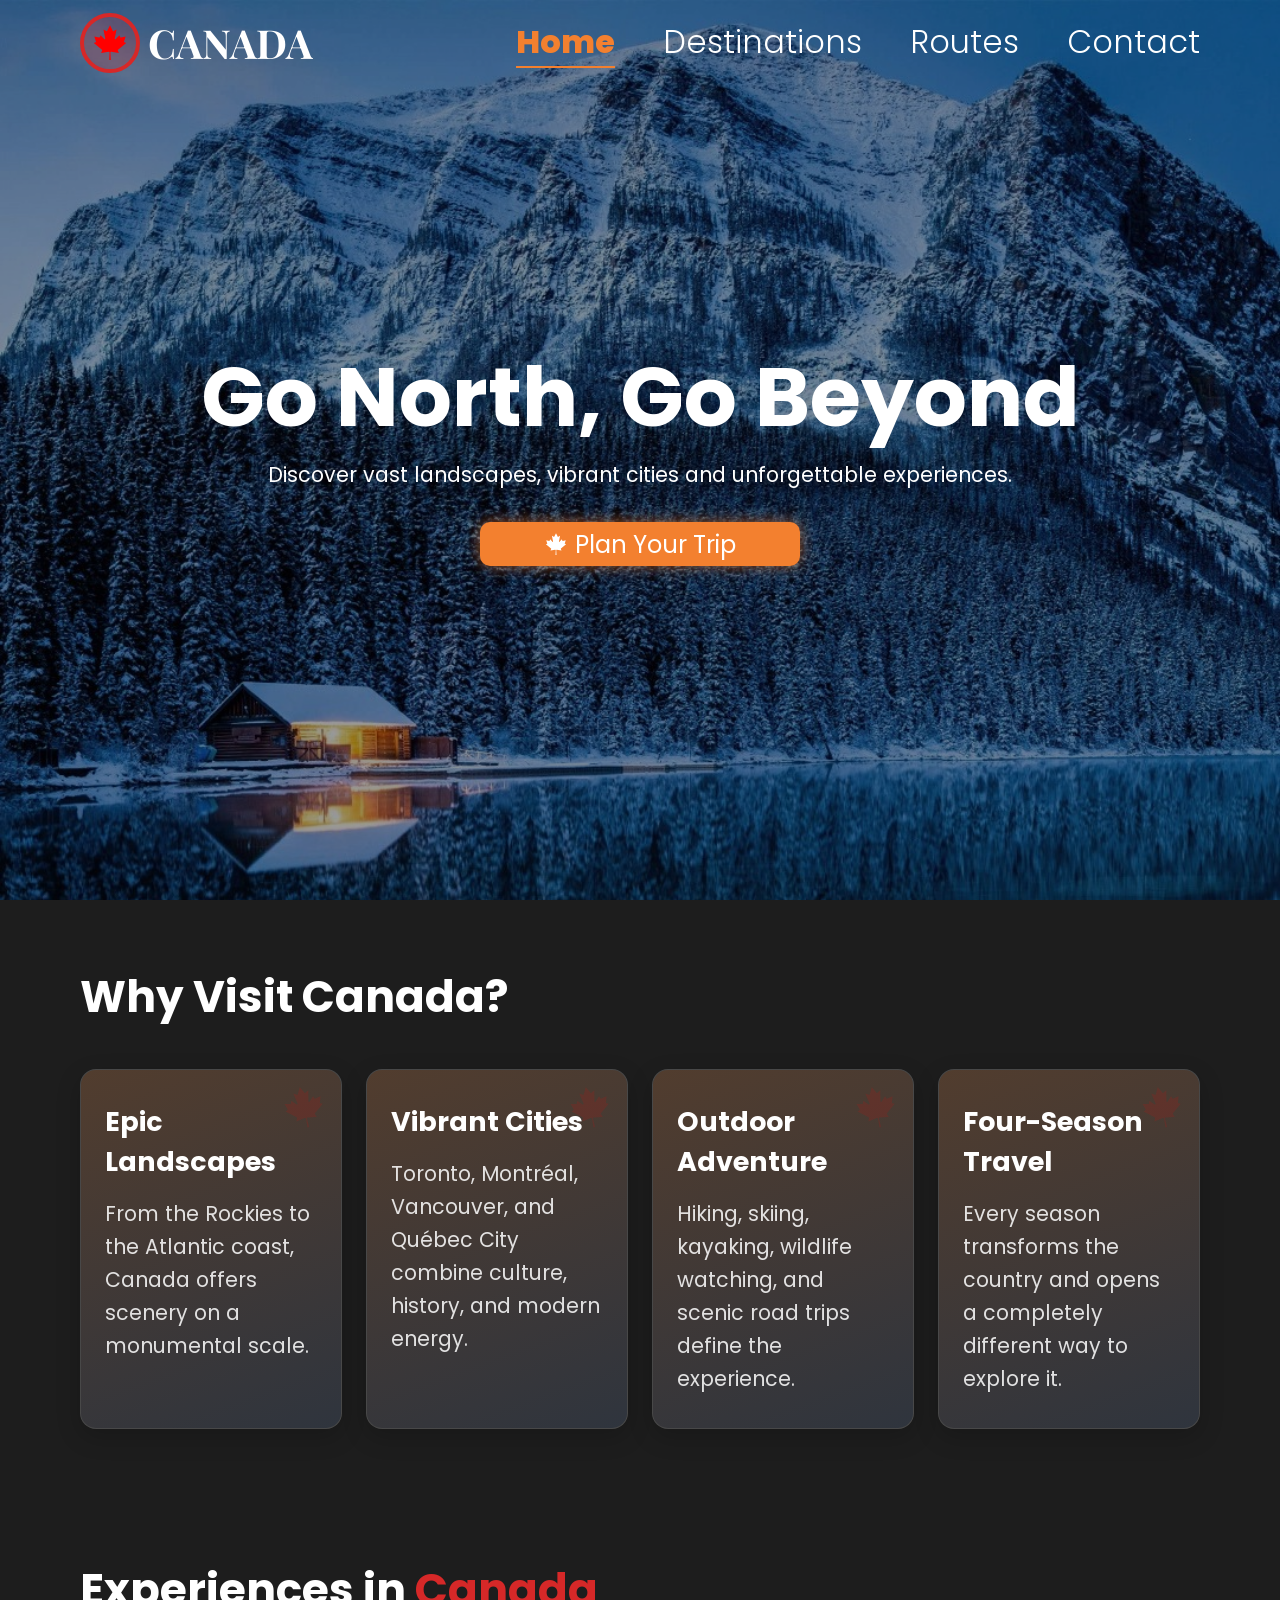
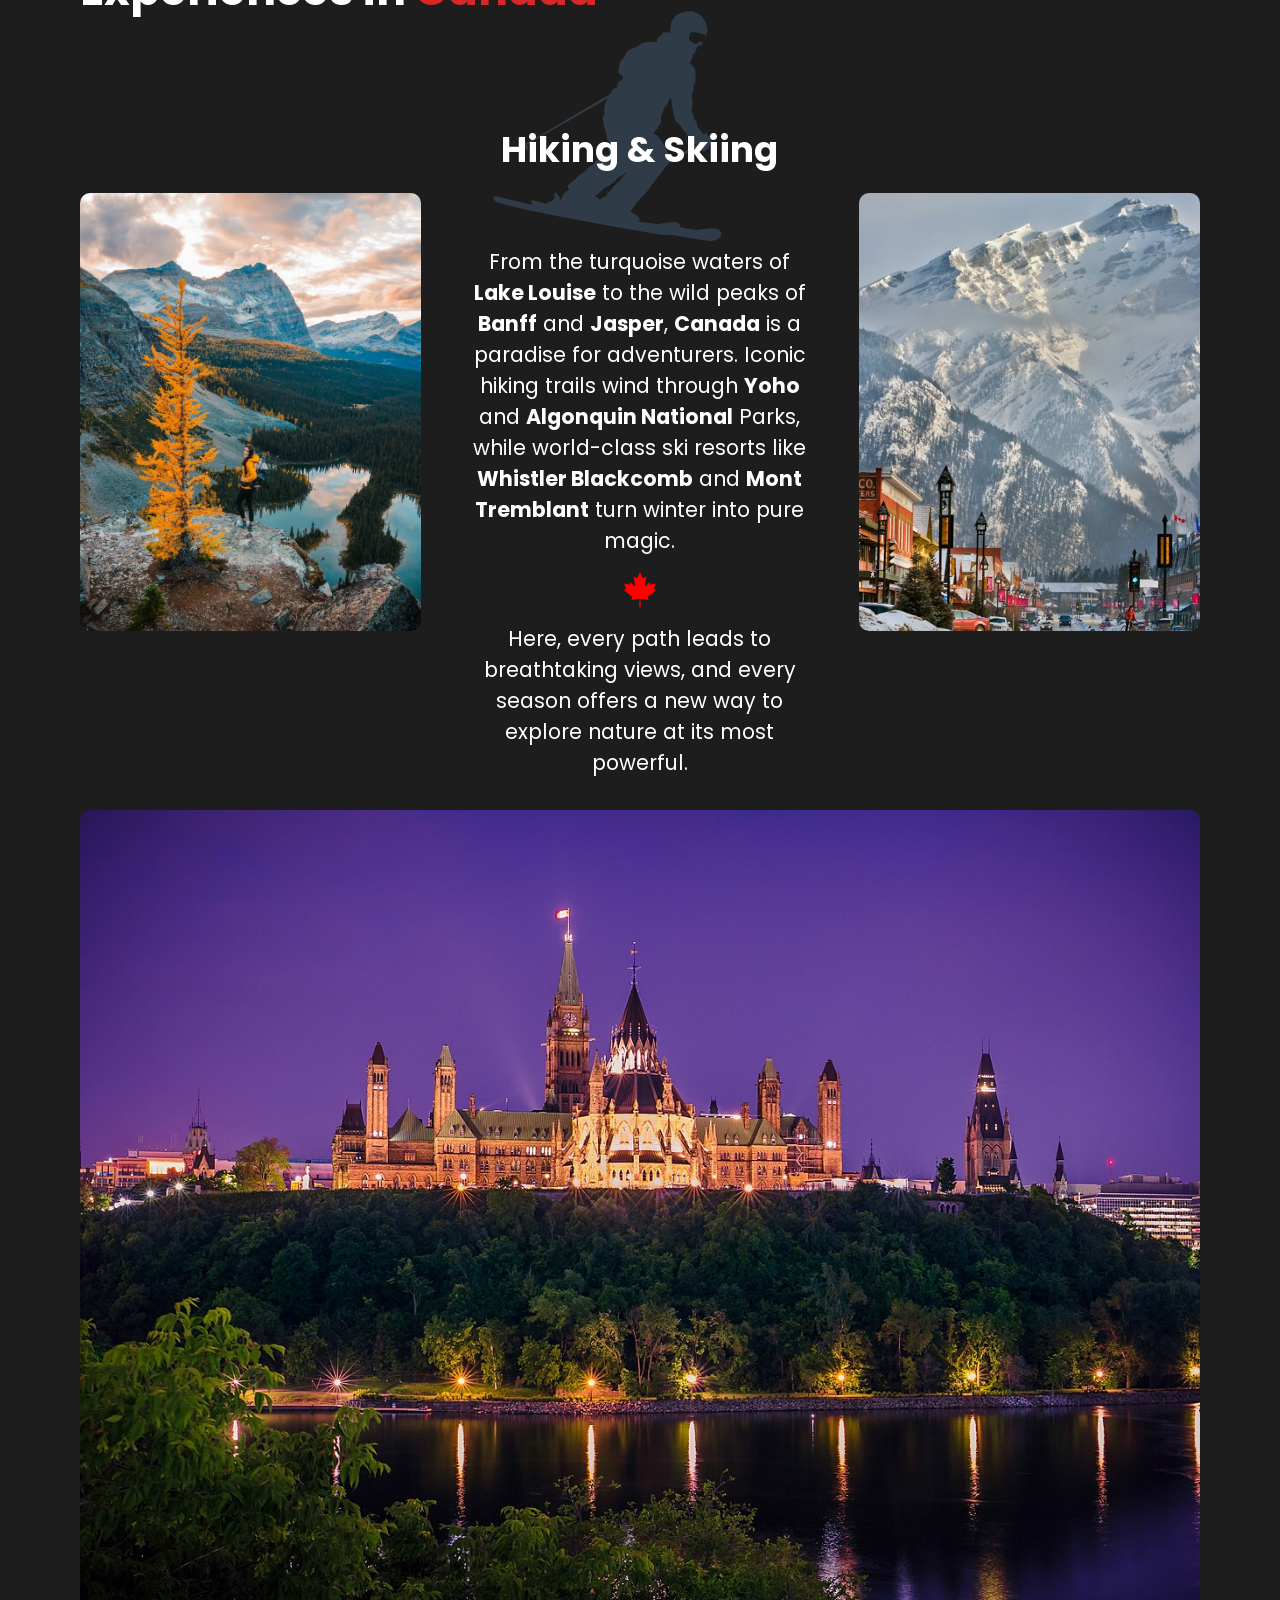
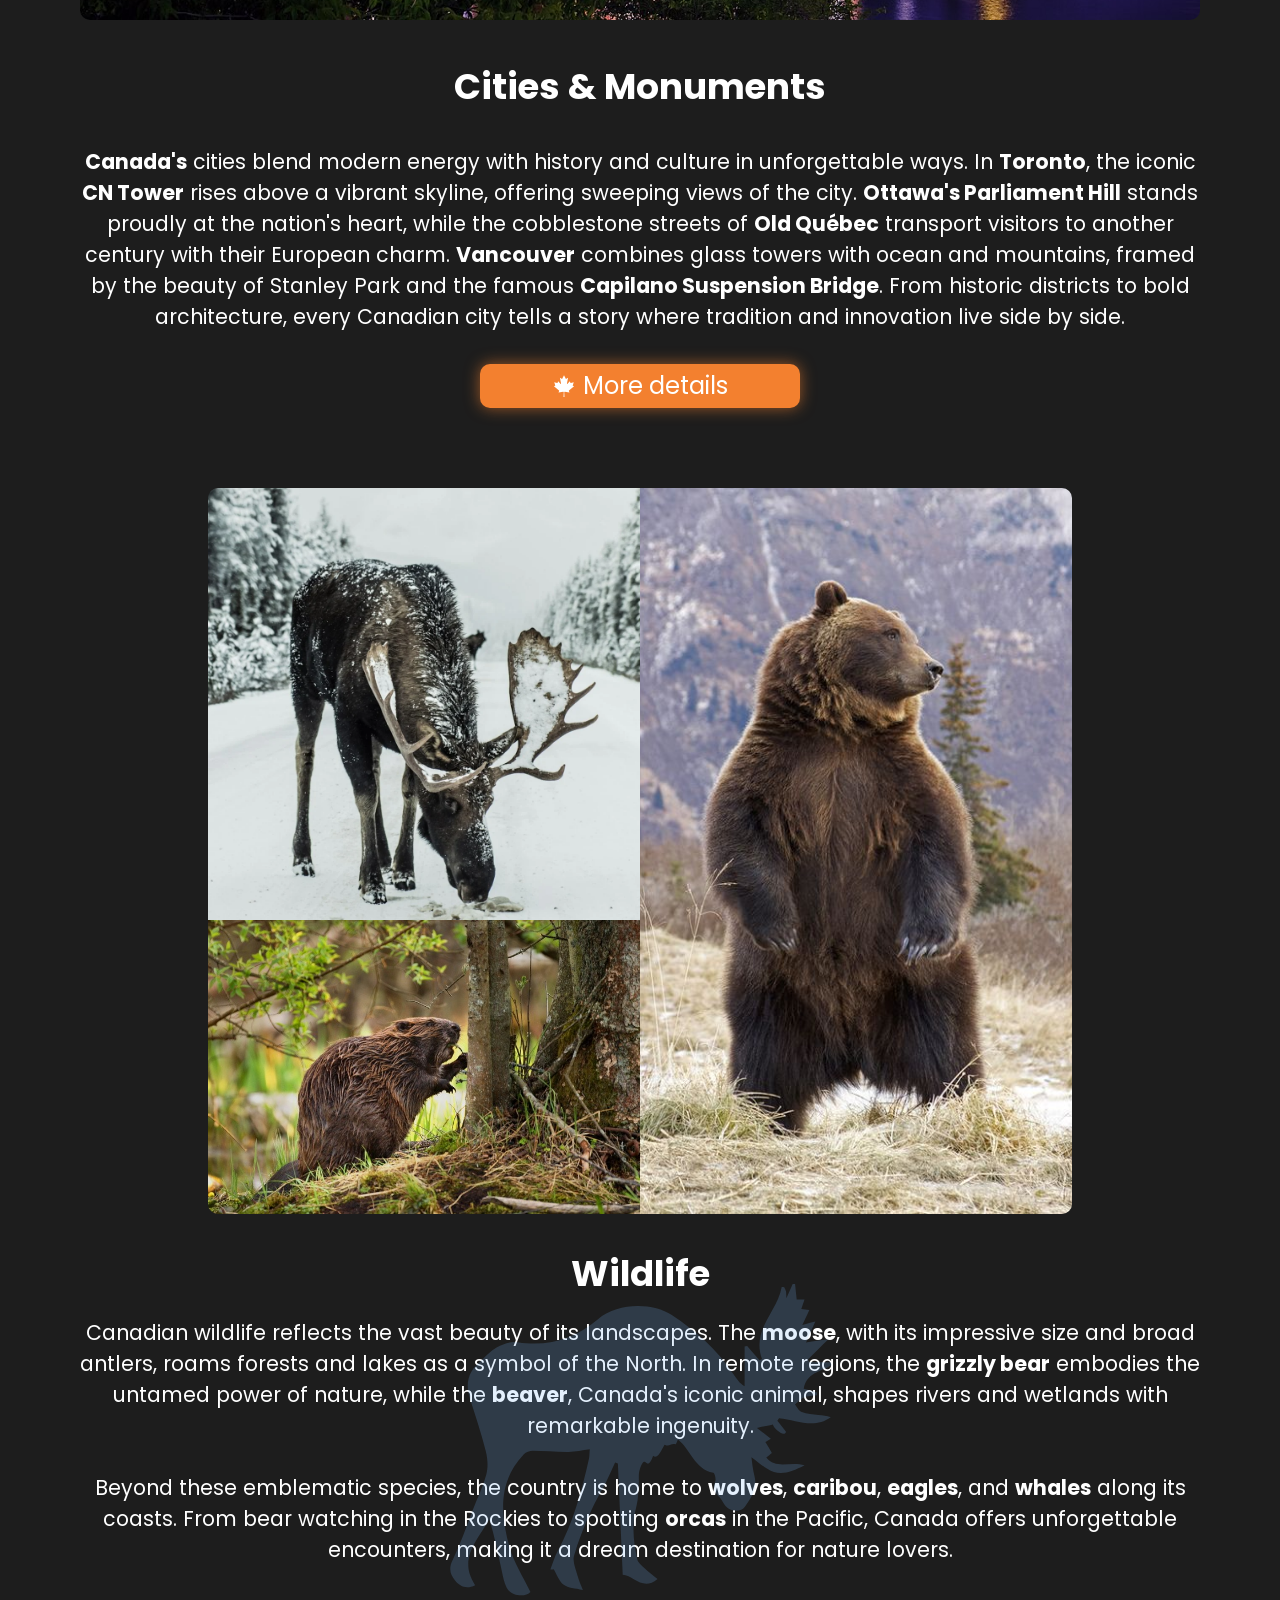
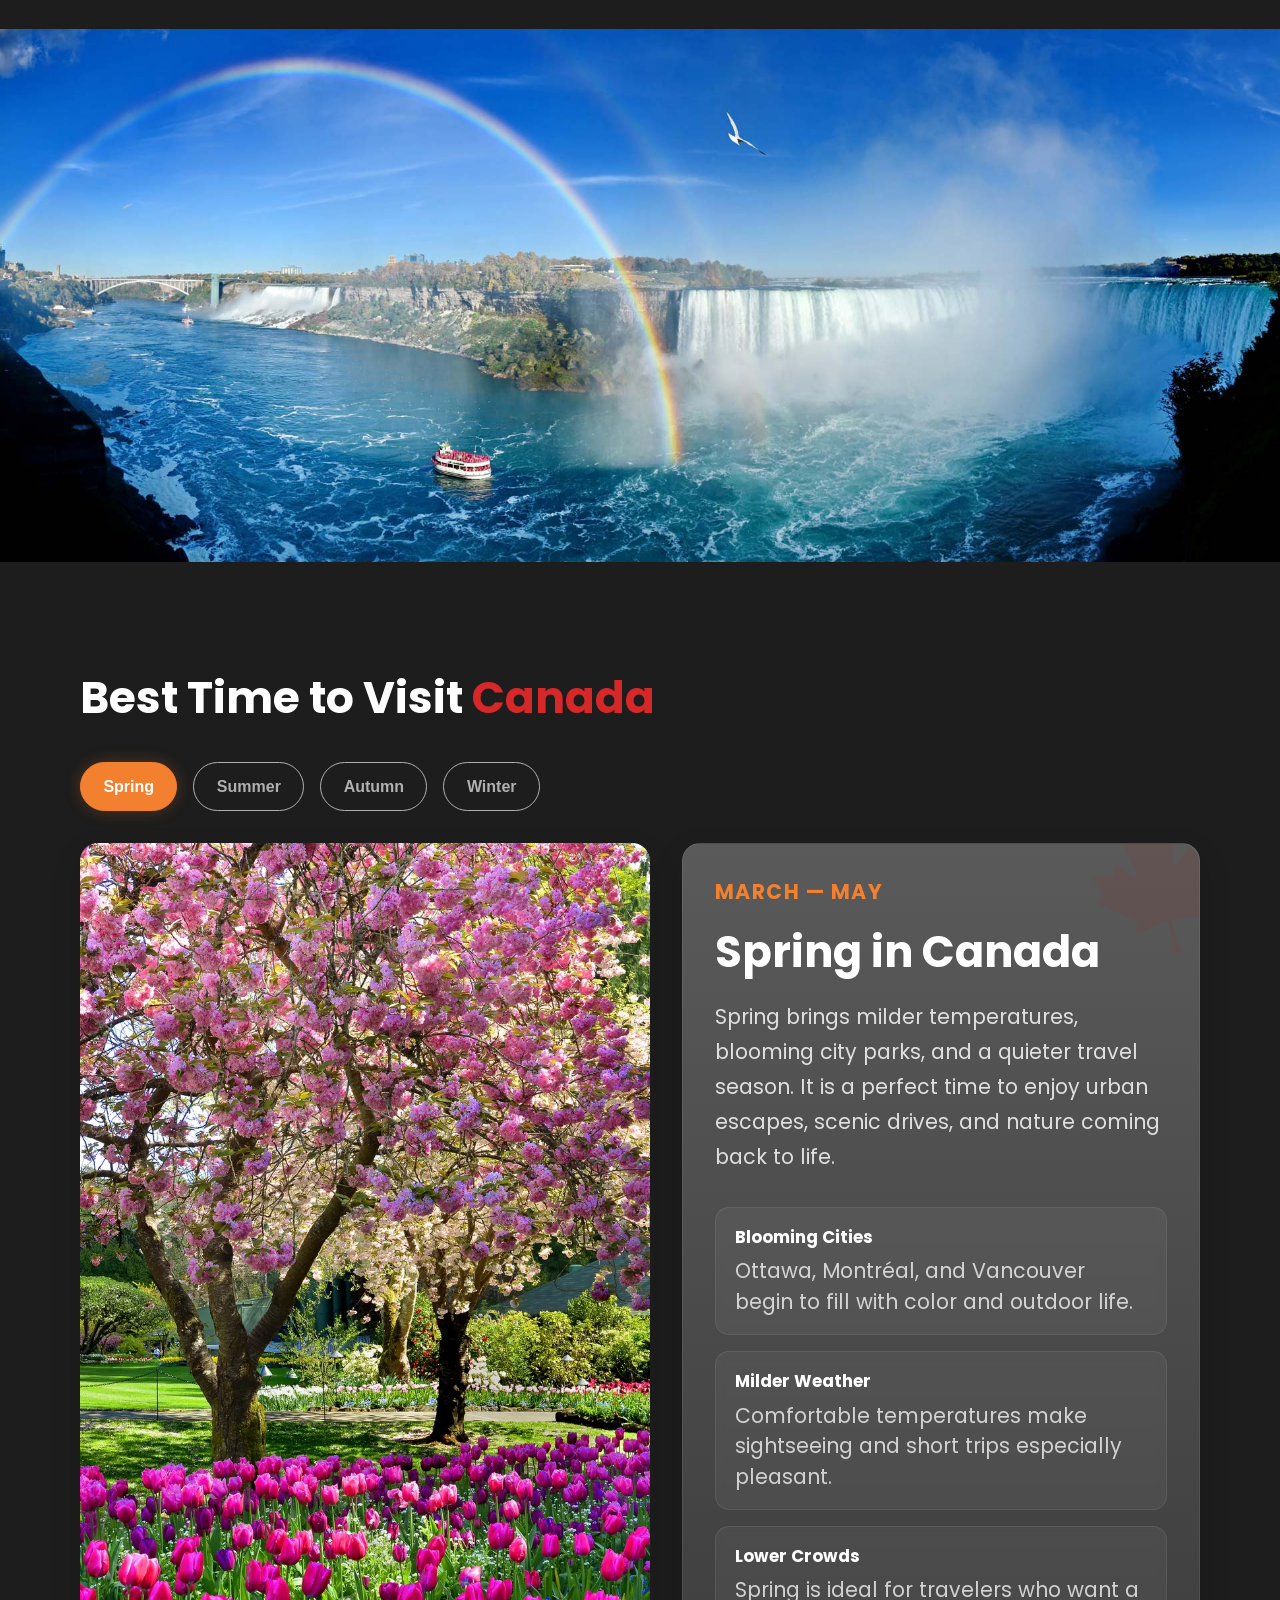
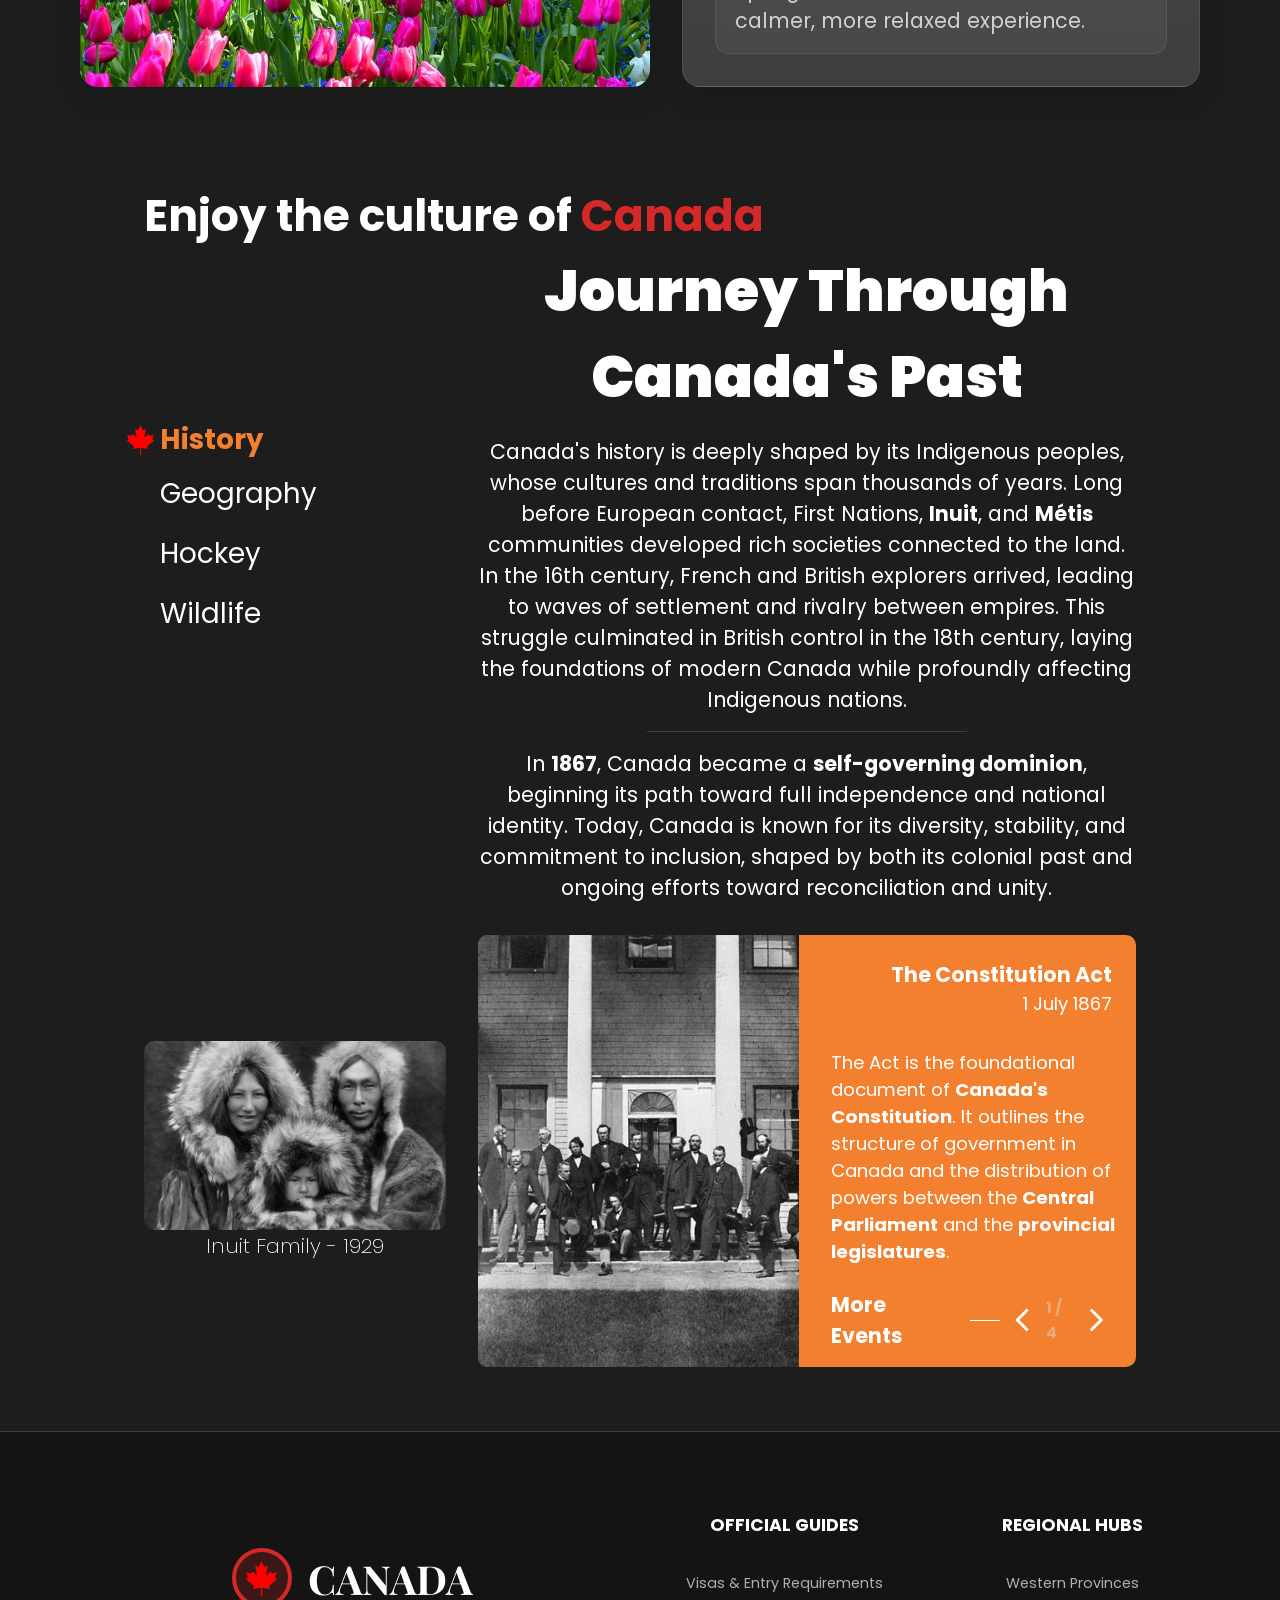
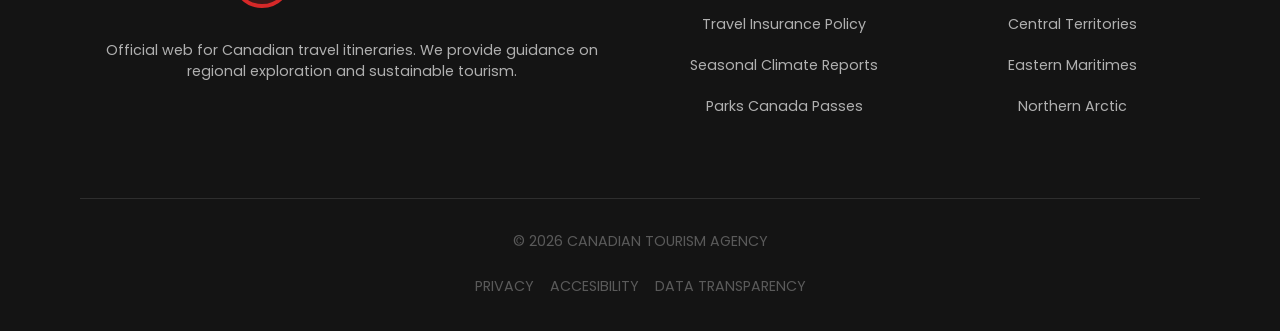
<file: index.html>
<!DOCTYPE html>
<html lang="en">
    <head>
        <meta charset="UTF-8">
        <meta name="viewport" content="width=device-width, initial-scale=1.0">
        <title>CANADA</title>
        <link rel="stylesheet" href="styles.css">
    </head>
    <body>
        <nav id="navbar">
            <div class="brand">
                <div class="logo">
                    <img src="assets/img/leaf.svg" alt="">
                </div>
                <h1>CANADA</h1>
            </div>

            <div class="menu">
                <ul>
                    <li><a href="#" class="active" disabled>Home<span class="line"></span></a></li>
                    <li><a href="destinations.html">Destinations<span class="line"></span></a></li>
                    <li><a href="routes.html">Routes<span class="line"></span></a></li>
                    <li><a href="contact.html">Contact<span class="line"></span></a></li>
                </ul>
            </div>
            <div class="burger">
                <span></span>
                <span></span>
                <span></span>
                <span></span>
            </div>
        </nav>
        <section class="home-hero">
            <div class="hero-content">
                <h1>Go North, Go Beyond</h1>
                <p>Discover vast landscapes, vibrant cities and unforgettable experiences.</p>
                <a href="routes.html" class="btn btn-primary">
                    <span class="icon-wrap">
                        <span class="icon icon-leaf">
                        <svg xmlns="http://www.w3.org/2000/svg" width="22" height="22" viewBox="-1953 -2031 3906 4061">
                            <path d="m-90 2030 45-863a95 95 0 0 0-111-98l-859 151 116-320a65 65 0 0 0-20-73l-941-762 212-99a65 65 0 0 0 34-79l-186-572 542 115a65 65 0 0 0 73-38l105-247 423 454a65 65 0 0 0 111-57l-204-1052 327 189a65 65 0 0 0 91-27l332-652 332 652a65 65 0 0 0 91 27l327-189-204 1052a65 65 0 0 0 111 57l423-454 105 247a65 65 0 0 0 73 38l542-115-186 572a65 65 0 0 0 34 79l212 99-941 762a65 65 0 0 0-20 73l116 320-859-151a95 95 0 0 0-111 98l45 863z"/>
                        </svg>
                        </span>

                        <span class="icon icon-arrow">
                        <svg xmlns="http://www.w3.org/2000/svg" width="22" height="22" viewBox="0 0 24 24" fill="none" stroke="currentColor" stroke-width="2.5" stroke-linecap="round" stroke-linejoin="round">
                            <path d="M5 12h14"></path>
                            <path d="m12 5 7 7-7 7"></path>
                        </svg>
                        </span>
                    </span>

                    <span class="label">Plan Your Trip</span>
                </a>  
            </div>
            <div class="skyline">
                <img src="assets/img/toronto-skyline.png">
            </div>
        </section>
        <section class="why-canada">
            <h1>Why Visit Canada?</h1>
            <div class="cards">
                <article class="card">
                    <h3>Epic Landscapes</h3>
                    <p>From the Rockies to the Atlantic coast, Canada offers scenery on a monumental scale.</p>
                </article>
                <article class="card">
                    <h3>Vibrant Cities</h3>
                    <p>Toronto, Montréal, Vancouver, and Québec City combine culture, history, and modern energy.</p>
                </article>
                <article class="card">
                    <h3>Outdoor Adventure</h3>
                    <p>Hiking, skiing, kayaking, wildlife watching, and scenic road trips define the experience.</p>
                </article>
                <article class="card">
                    <h3>Four-Season Travel</h3>
                    <p>Every season transforms the country and opens a completely different way to explore it.</p>
                </article>
            </div>
        </section>

        <section class="experiences">
            <h1>Experiences in <strong>Canada</strong></h1>
            <div class="experience-1">
                <picture class="image">
                    <source srcset="assets/img/hiking-mobile.jpg" media="(max-width: 1200px)">
                    <img src="assets/img/hiking.webp" alt="">
                    
                </picture>
               
                <div class="hiking-skiing">
                    <div class="title">
                        <h3>Hiking & Skiing</h3>
                        <svg version="1.1" id="Layer_1" xmlns="http://www.w3.org/2000/svg" xmlns:xlink="http://www.w3.org/1999/xlink" x="0px" y="0px"
                            viewBox="0 0 600 600" style="enable-background:new 0 0 600 600;" xml:space="preserve">
                            <g>
                                <path d="M18.656,487.505c3.002,3,24.614,8.556,24.614,8.556c66.042,20.412,349.109,68.89,374.476,73.24
                                    c25.364,4.356,41.422,2.856,41.422,2.856s77.445,14.256,96.962,15.306c19.509,1.056,32.417-13.056,26.715-22.962
                                    c-5.706-9.905-19.811-9.455-32.12-7.952c-12.306,1.497-20.111,3-25.964,3c-5.855,0-42.025-5.854-42.025-5.854
                                    c-2.55-17.261-19.064-14.261-30.322-12.308c-11.256,1.952-21.006,3.452-27.912,3.452c-6.908,0-45.73-5.453-45.73-5.453
                                    s0.801-1.602,0.801-5.103c0-3.501-1.403-4.904-4.604-8.606c-3.201-3.701-8.301-6.003-12.301-8.304
                                    c-4.007-2.298-4.508-5.073-4.508-5.073c-0.801-1.902,0-1.331,0.699-2.03c0.704-0.702,2.304-1.602,3.306-3.702
                                    c0.996-2.105,0.699-2.502,3.6-5.505c2.904-3.002,2.304-3.398,6.204-8.906c3.902-5.502,12.006-13.809,19.013-19.91
                                    c7-6.104,10.605-13.61,13.407-16.514c2.802-2.898,2.001-4.798,6.003-8.602c4.002-3.801,6.806-10.008,14.711-19.211
                                    c7.901-9.207,15.807-20.514,20.612-26.414c4.806-5.904,7.703-9.81,9.704-18.213c2.004-8.405-0.099-9.506-12.005-31.321
                                    c-11.907-21.813-12.81-18.81-14.511-20.711c-1.703-1.899-1.901-2.802-2.502-4.603c-0.6-1.803-2.202-2.502-3.702-3.3
                                    c-1.5-0.804-3.303-2.202-5.105-3.204c-1.8-1.001-1.8-1.602-1.698-2.802c0.097-1.199,2.299-4.901,3.204-7.004
                                    c0.897-2.104,1.797-1,4.797-2.403c3.006-1.398,1.206-3.3,1.506-5.4c0.3-2.103,2.4-3.304,5.901-7.505
                                    c3.503-4.206,1.805-12.607,1.805-15.709c0-3.104,1.5-6.003,3.001-9.407c1.5-3.4,3.2-8.904,3.902-13.407
                                    c0.696-4.501,5.199-6.904,8.202-10.308c3.003-3.402,3.902-6.304,3.902-8.503c0-2.205,2.8-5.806,5.403-5.806
                                    c2.6,0,1.703,3.004,1.703,4.804c0,1.801,1.197,3.603,0.897,6.003c-0.3,2.403,1.506,6.604,1.701,11.509
                                    c0.201,4.904,1.203,4.701,2.004,7.103c0.801,2.402,0.999,6.404,0.899,8.705c-0.099,2.302,1.096,5.803,2.403,8.405
                                    c1.299,2.603,1.197,3.302,1.601,6.904c0.397,3.602,4.002,5.202,6.601,6.704c2.603,1.501,4.205,5.704,6.107,7.504
                                    c1.898,1.803,5.1,6.403,6.801,10.108c1.701,3.701,3.702,3.701,5.805,5.802c2.1,2.103,4.002,4.602,4.703,5.705
                                    c0.699,1.099-1.7,1.902-2.9,2.599c-1.203,0.702-1.403,4.806-0.3,9.309c1.101,4.5,1.194,3,1.5,5.504
                                    c0.3,2.502-0.504,3.396-0.402,3.799c0.097,0.401,1.401-0.1,1.6-3c0.203-2.901-1.701-5.901-2.596-10.005
                                    c-0.903-4.107,4.5-6.605,5.7-5.403c1.2,1.2,0.897,2.001,1.101,3.9c0.201,1.902,0.501,1.602,2.001,2.502s2.697,2.703,3.702,4.503
                                    c0.999,1.803,1.998,3.003,4.101,4.101c2.104,1.104,3.104,2.304,4.404,4.803c1.302,2.502,4.904-0.999,5.805-0.2
                                    c0.897,0.804,0.597,6.807,1.098,8.705c0.504,1.902,0.601,2.505,1.203,4.607c0.597,2.101,1.998,3.9,5.604,5.299
                                    c3.598,1.4,7.905,0.804,12.306-0.498c4.404-1.303,3.1-2.101,6.204-3.501c3.102-1.401,4.703-5.205,5.004-7.209
                                    c0.3-1.998,1.898-2.796,3.603-5.7c1.698-2.903,2.001-8.105,1.901-11.909c-0.102-3.798-2.604-5.502-4.904-7.101
                                    c-2.301-1.6-5.202-4.005-7.005-5.205c-1.803-1.2,0.204-2.7,0-3.702c-0.203-1.002-1.302-1.698-2.199-1.901
                                    c-0.902-0.198-1.004,0.6-0.398,1.5c0.6,0.9-0.606,2.802-0.606,2.802s-3.9-0.097-6.301-0.6c-2.402-0.499-0.804-1.6-1.101-3
                                    c-0.3-1.401-1.698-1.104-2.403-1.6c-0.704-0.501-1.5-2.703-2.402-4.305c-0.898-1.601-4.2-3.804-5.304-4.203
                                    c-1.099-0.398-0.396-1.4-0.396-2.502c0-1.101-0.899-1.202-2.204-2.402c-1.3-1.2,0.099-3-0.301-6.4
                                    c-0.398-3.403-5.9-9.81-6.902-10.909c-1.002-1.1-0.798-5.604-2.301-10.504c-1.503-4.905-3.402-4.304-4.902-8.107
                                    c-1.5-3.801,1.099-7.003,2.098-16.61c1.004-9.606-1.299-19.211-1.6-21.814c-0.3-2.6-0.498-4.302,1.503-8.904
                                    c2.001-4.605,3.201-11.208,3-13.909c-0.198-2.704-0.3-3.502,0.501-5.602c0.804-2.102,2.703-3.904,3.602-6.904
                                    c0.9-3.004,0.1-8.906,0.402-12.109c0.297-3.201,0.099-6.473,0.099-6.473c0.198-1.2,0.898-3.531-0.902-12.038
                                    c-1.8-8.506-10.806-15.206-14.408-18.11c-3.603-2.902,1.002-1.098,2.702-1.803c1.701-0.699,2.101-2.7,1.801-4.602
                                    c-0.298-1.899,0.3-2.199,2.804-5.604c2.5-3.4,1.195-5.803,0.298-8.103c-0.9-2.301,1.901-0.901,3.801-2.403
                                    c1.902-1.498,3.404-3.601,3.807-5.704c0.396-2.097-0.402-2.802,0.598-3.501c1.004-0.7,0.203-0.999,0.102-1.5
                                    c-0.102-0.499,0.102-1.003,1.296-1.302c1.206-0.299,1.206-1.899,2.304-4.5c1.103-2.605,2.202-3.003,3.303-3.604
                                    c1.102-0.601,1.5-0.9,2.703-2.001c1.197-1.102,1.797,0.299,2.301,1.203c0.498,0.897,0.598,0.999,2.098,1.298
                                    c1.503,0.302,2.105-3.2,2.105-3.2c8.604-9.708,10.308-22.065,10.308-22.065s0,0,1.197-1.349c1.2-1.353-0.598-2.403-1.803-3.754
                                    c-1.195-1.35,1.205-1.201,2.255-2.251c1.05-1.049,1.353-2.852,1.353-4.051c0-1.203,1.647-9.006-5.858-25.366
                                    c-7.503-16.36-21.611-22.661-31.218-24.617c-9.607-1.951-22.363,0.901-33.322,5.254c-10.955,4.352-12.605,9.905-13.958,13.058
                                    c-1.351,3.151-1.5,1.651-2.55,2.102c-1.051,0.45-3.15,6.603-4.806,11.256c-1.645,4.655,1.355,5.404,1.355,5.404
                                    s-0.601,1.653-1.953,5.703c-1.353,4.051,0.147,8.557,0,11.257c-0.15,2.702-2.547-0.9-4.353-3.301c-1.8-2.403-1.947,0-1.947,0
                                    s-2.854,0.748-9.461,1.801c-6.601,1.051-3.751,2.55-5.403,4.804c-1.65,2.251-3.303,2.55-9.605,7.504
                                    c-6.303,4.953-1.953,11.104-1.953,11.554c0,0-2.847,0.303-6.452-0.45c-3.601-0.751-15.307,0.303-21.912,0.602
                                    c-6.605,0.3-14.708,5.254-20.411,9.304c-5.7,4.054-3.3,2.553-15.611,7.206c-12.306,4.651-15.911,15.459-18.009,19.66
                                    c-2.1,4.204-3.305,3.905-8.107,9.458c-4.801,5.553-3.9,10.206-6.45,22.662c-2.553,12.46,5.402,11.559,8.705,15.761
                                    c3.303,4.202,1.048,3.003,0.75,7.953c-0.3,4.954-6.756,4.353-9.309,6.305c-2.547,1.95-2.699,6.904-4.047,11.856
                                    c-1.355,4.954-2.708,2.704-7.961,5.554c-5.253,2.851-2.848,3.601-6.598,9.757c-3.756,6.153-4.955,3.603-6.756,8.403
                                    c-1.802,4.803-1.652,7.807-5.105,12.61c-3.453,4.8-4.203,13.957-5.703,18.76c-1.502,4.803-0.15,4.955,0.153,7.656
                                    c0.294,2.701,0.597,5.554-2.556,12.907c-3.15,7.355-0.603,9.755,1.053,19.514c1.65,9.752,7.053,23.113,7.503,30.316
                                    c0.453,7.203,3.155,9.459,5.253,12.608c2.098,3.15,0.45,4.351-0.598,12.159c-1.053,7.803,0.45,12.455,1.95,16.358
                                    c1.5,3.899,0.147,4.803-3.153,4.955c-3.303,0.147-10.208,3.3-16.511,4.65c-6.3,1.35-6,3.902-10.058,6.756
                                    c-4.05,2.853-5.55,5.25-9,10.655c-3.453,5.4-8.105,5.4-12.761,9.456c-4.65,4.053-10.806,10.808-17.256,15.161
                                    c-6.458,4.35-9.606,6.45-14.111,12.003c-4.505,5.553-13.511,11.258-19.211,16.211c-5.705,4.953,1.35,10.655,1.8,11.708
                                    c0.45,1.051-3.153,2.7-4.2,3c-1.053,0.301-8.706,4.506-11.258,10.956c-2.556,6.456-6.603,12.161-7.358,13.509
                                    c-0.747,1.353-0.297-0.903-0.747-4.653c-0.45-3.753-2.1-5.85-6.453-11.855c-4.355-6.006-3.297-2.853-5.25-0.75
                                    c-1.953,2.1-1.953,5.7-0.755,7.655c1.203,1.95-3.6,7.2-3.903,8.556c-0.297,1.348-3.15,1.65-5.25,2.851
                                    c-2.1,1.2-3.153,1.05-6.306,2.1c-3.15,1.053-4.803,4.803-4.803,4.803s-17.561-5.253-27.464-7.503
                                    c-9.908-2.25-12.161-1.05-11.708,2.851c0.45,3.902,4.953,6.902,5.406,7.355c0.447,0.45-70.993-16.061-81.051-18.762
                                    c-10.056-2.699-15.311-3.149-17.411-1.199C13.253,479.699,15.653,484.503,18.656,487.505z M502.948,79.809
                                    c0.198-4.404,3.804-13.108,7.002-14.107c3.201-1.002,14.711,0.4,23.111,3.3c8.408,2.902,12.616,3.635,12.51,5.005
                                    c0,0-0.097,11.105-10.107,23.111c0,0-1.197-0.198,0-3.101c1.205-2.904,0.303-5.302-1-5.904c-1.302-0.599-2.402,0.399-5.802,2.802
                                    c-3.404,2.403-6.404,5.403-12.008,2.802C511.051,91.114,502.75,84.213,502.948,79.809z M277.609,468.643
                                    c2.904-2.202,10.809-10.008,12.309-11.808c1.502-1.801,12.11-5.805,16.01-9.204c3.9-3.402,13.311-9.306,16.011-13.509
                                    c2.7-4.202,4.101-4.904,9.707-7.806c5.602-2.9,10.79-7.326,11.208-7.604c12.549-8.304,2.7,1.302-2.508,5.904
                                    c-5.199,4.602-10.505,13.607-15.707,17.213c-5.202,3.6-9.405,9.401-13.206,14.507c-3.801,5.101-8.603,8.806-11.408,10.807
                                    c-2.802,1.998-1.103,3.503-1.103,5.702c0,2.199-10.404,7.203-12.903,8.505c-2.502,1.302-5.306,3.102-8.006,5.703
                                    c-2.703,2.604-2.4-0.399-2.502-3.399c-0.099-3.006-1.104-4.403-3.099-5.205c-2.001-0.801-4.004,0.1-4.602-1.898
                                    C267.208,474.546,274.711,470.844,277.609,468.643z"/>
                                <path d="M71.937,357.826l17.521-10.302c-1.8-3.793-3.005-7.302-3.434-9.836c1.746,1.516,3.313,2.333,3.769,1.88
                                    c0.565-0.552-0.753-2.794-2.936-5.006c-0.182-0.19-0.364-0.367-0.552-0.544c0.083-0.097,0.188-0.18,0.294-0.235
                                    c1.68-0.871,5.684,3.436,9.383,9.902L314.039,215.44l0.595-0.35v7.354c0,0-156.674,90.038-216.85,124.625
                                    c3.622,7.307,5.108,13.768,3.319,14.694c-1.768,0.919-6.094-3.881-9.938-10.891c-10.117,5.817-16.241,9.343-16.524,9.503
                                    c-1.8,1.053-4.503,1.503-5.703,1.503C67.734,361.879,71.937,357.826,71.937,357.826z"/>
                                <path d="M255.117,498.487l17.516-10.307c-1.794-3.793-3.002-7.297-3.431-9.834c1.747,1.518,3.313,2.333,3.771,1.884
                                    c0.563-0.553-0.755-2.797-2.936-5.01c-0.188-0.188-0.37-0.364-0.555-0.541c0.086-0.102,0.188-0.182,0.297-0.241
                                    c1.68-0.873,5.681,3.439,9.378,9.906l157.464-92.612c0.18,2.018,0.576,3.997,0.98,5.974
                                    c-50.811,29.197-120.82,69.437-156.642,90.024c3.624,7.302,5.111,13.767,3.319,14.695c-1.768,0.913-6.091-3.885-9.935-10.892
                                    c-10.117,5.817-16.244,9.335-16.53,9.504c-1.798,1.05-4.5,1.5-5.7,1.5C250.914,502.538,255.117,498.487,255.117,498.487z"/>
                                <polygon points="525.06,344.171 451.065,387.844 448.365,395.799 530.016,350.471 	"/>
                            </g>
                        </svg>

                    </div>
                    
                    <div class="experience1-text">
                        <p>
                            From the turquoise waters of <strong>Lake Louise</strong> 
                            to the wild peaks of <strong>Banff</strong> and <strong>Jasper</strong>, <strong>Canada</strong> is 
                            a paradise for adventurers. Iconic hiking trails 
                            wind through <strong>Yoho</strong> and <strong>Algonquin National</strong> 
                            Parks, while world-class ski resorts like 
                            <strong>Whistler Blackcomb</strong> and <strong>Mont Tremblant</strong> turn 
                            winter into pure magic.
                        </p>
                        <img src="assets/img/leaf.svg" alt="">
                        <p>
                            Here, every path leads to breathtaking views, 
                            and every season offers a new way to explore 
                            nature at its most powerful.
                        </p>

                    </div>
                        
                    
                </div>
                <picture class="image">
                    <source srcset="assets/img/skiing-mobile.jpg" media="(max-width: 1200px)">
                    <img src="assets/img/skiing.jpg" alt="">
                </picture>
            </div>
            <div class="experience-2">
                <div class="left">
                    <div class="text">
                        <h3>Cities & Monuments</h3>
                        <p>
                            <strong>Canada's</strong> cities blend modern energy with history and culture 
                            in unforgettable ways. In <strong>Toronto</strong>, the iconic <strong>CN Tower</strong> rises 
                            above a vibrant skyline, offering sweeping views of the city. 
                            <strong>Ottawa's Parliament Hill</strong> stands proudly at the nation's heart, 
                            while the cobblestone streets of <strong>Old Québec</strong> transport visitors to 
                            another century with their European charm. <strong>Vancouver</strong> 
                            combines glass towers with ocean and mountains, framed by 
                            the beauty of Stanley Park and the famous <strong>Capilano Suspension Bridge</strong>. 
                            From historic districts to bold architecture, every Canadian city tells a story where 
                            tradition and innovation live side by side.
                        </p>
                        <div class="button">
                            <a href="destinations.html" class="btn btn-primary">
                                <span class="icon-wrap">
                                    <span class="icon icon-leaf">
                                    <svg xmlns="http://www.w3.org/2000/svg" width="22" height="22" viewBox="-1953 -2031 3906 4061">
                                        <path d="m-90 2030 45-863a95 95 0 0 0-111-98l-859 151 116-320a65 65 0 0 0-20-73l-941-762 212-99a65 65 0 0 0 34-79l-186-572 542 115a65 65 0 0 0 73-38l105-247 423 454a65 65 0 0 0 111-57l-204-1052 327 189a65 65 0 0 0 91-27l332-652 332 652a65 65 0 0 0 91 27l327-189-204 1052a65 65 0 0 0 111 57l423-454 105 247a65 65 0 0 0 73 38l542-115-186 572a65 65 0 0 0 34 79l212 99-941 762a65 65 0 0 0-20 73l116 320-859-151a95 95 0 0 0-111 98l45 863z"/>
                                    </svg>
                                    </span>

                                    <span class="icon icon-arrow">
                                    <svg xmlns="http://www.w3.org/2000/svg" width="22" height="22" viewBox="0 0 24 24" fill="none" stroke="currentColor" stroke-width="2.5" stroke-linecap="round" stroke-linejoin="round">
                                        <path d="M5 12h14"></path>
                                        <path d="m12 5 7 7-7 7"></path>
                                    </svg>
                                    </span>
                                </span>

                                <span class="label">More details</span>
                            </a>
                        </div>
                    </div>
                    <div class="cn-tower">
                        <svg xmlns="http://www.w3.org/2000/svg" height="600px" preserveAspectRatio="xMidYMid meet" viewBox="0 0 212 1920" width="64px">
                            <path d="m966 19098c-4-57-24-562-46-1123s-43-1073-46-1137l-7-118h-38-39v-130-130h35 35v-75-75h-95-95v-135-135h85 85v-57c0-32-9-274-20-538-10-264-20-514-21-555s-4-81-7-87c-3-9-25-13-63-13h-59v-105-105h58 57l-20-507-20-508-37 3-38 4v-136-136h30c25 0 30-4 30-25v-25h-210-210v-130-130h-120-120v-260c0-224 2-260 15-260 12 0 15-18 15-100 0-55 1-103 3-107 1-5-22-9-51-11l-52-3v-75-74h50c47 0 50-2 50-25 0-16-6-25-15-25-11 0-15-12-15-50v-50h105 105v-55-55h-113c-155 0-152 3-152-180 0-122 2-140 19-159 19-21 26-21 347-21 180 0 330-3 332-7 2-5-8-231-24-503-33-587-86-1526-214-3820-52-932-111-1987-131-2345-20-357-89-1584-153-2725l-116-2075 919-3c506-1 922 0 925 4 3 3-95 1916-218 4252-259 4929-266 5055-325 6212-25 481-48 905-51 943l-5 67h343c320 0 345 1 360 18 14 16 17 43 17 164 0 179 1 178-117 178h-81l-4 51c-1 28-1 53 1 55s49 4 103 4h98v50c0 38-4 50-15 50-9 0-15 9-15 25 0 24 3 25 55 25h55v74 75l-52 3-53 3-3 103c-2 85 0 103 13 108s15 41 15 265v259h-145-145v130 130h-209-209l-4 25c-5 23-2 25 29 25h34l-3 133-3 132-35 1h-35l-16 405c-10 222-19 450-20 507l-4 102h88 87v105 105h-90c-64 0-92 4-94 13-3 10-24 527-43 1065l-6 172h56 57v135 135h-65-65v75 75h35 35v130 130h-39-39l-6 93c-4 50-11 216-16 367s-12 329-15 395c-5 101-65 1605-65 1620 0 3-27 5-59 5h-59z" transform="matrix(.1 0 0 -.1 0 1920)" fill="#000000" stroke="none" stroke-width="2" vector-effect="non-scaling-stroke"/>
                        </svg>
    
                    </div>
                </div>
                <div class="right">
                    <img src="assets/img/ottawa.jpg" alt="">
                </div>
            </div>
            <div class="experience-3">
                <div class="left">
                    <img class="grid-1" src="assets/img/moose.webp" alt="">
                    <img class="grid-2" src="assets/img/grizzly.jpg">
                    <img class="grid-3" src="assets/img/beaver.jpg" alt="">
                </div>
                <div class="right">
                    <h3>Wildlife</h3>
                    <div class="text">
                        <p>
                            Canadian wildlife reflects the vast beauty of its landscapes. The 
                            <strong>moose</strong>, with its impressive size and broad antlers, roams forests 
                            and lakes as a symbol of the North. In remote regions, the <strong>grizzly bear</strong> 
                            embodies the untamed power of nature, while the <strong>beaver</strong>, Canada's 
                            iconic animal, shapes rivers and wetlands with remarkable ingenuity.

                            <br> <br>

                            Beyond these emblematic species, the country is home to <strong>wolves</strong>, 
                            <strong>caribou</strong>, <strong>eagles</strong>, and <strong>whales</strong> along its coasts. From bear watching in 
                            the Rockies to spotting <strong>orcas</strong> in the Pacific, Canada offers 
                            unforgettable encounters, making it a dream destination for nature 
                            lovers.
                        </p>
                                             
                        <svg viewBox="995.2999267578125 189.4998321533203 332.8004150390625 272.00006103515625" width="332.8004150390625" height="272.00006103515625" xmlns="http://www.w3.org/2000/svg">
                            <path class="st1" d="M1275.7,336.3c-1.4,1.2-2.7,2.5-4.4,3.9c8.6,10.5,20.5,3,33.2,6.6c-9.7,5.2-18.4,8.3-26.6,5.8&#10;&#9;&#9;c-7.2-2.2-13.3-8.4-19.5-12.7c0.6,4,1,10.1,2.6,16c2.9,10.8-2.7,18.9-8.1,26.7c-4.1,6-14.6,4.3-18.2-2.1c-1.4-2.5-3-5-5-7&#10;&#9;&#9;c-3.7-3.7-5-7.3-2.7-12.5c0.9-2.1-0.5-7.5-1.6-7.7c-16.8-3.3-19.8-20.6-30.8-28.9c-0.4,1-1.7,4.3-1.9,4.3c-4.6-1.3-5.3,2.6-9.5,0.3&#10;&#9;&#9;c-0.8-0.5-5.7,14.3-10.1,9.6c-6.2,16.6-6-4.3-11.6,11.8c-1.4,4-0.5,8.6-0.9,13c-0.5,6.4-0.3,12.9-2,19c-4.2,15.5-2.7,30.8,0.7,46&#10;&#9;&#9;c0.6,2.9,3.9,5.5,6.4,7.8c3.3,3.1,7,5.9,11.2,9.3c-12.6,11-20.7-3-30.2-3.6c-1.4-32.2-2.8-64.5-4.2-96.7c-0.8-0.3-1.6-0.5-2.4-0.8&#10;&#9;&#9;c-2.7,5.8-5.2,11.7-8,17.4c-4.3,8.6-9.5,16.7-13.3,25.5c-5.4,12.5-10.8,25.1-14.4,38.2c-1.4,5.1,1.7,11.5,3.1,17.2&#10;&#9;&#9;c0.9,3.6,2.5,7,4.6,12.5c-6.8-1.7-12.8-1.7-16.6-4.6c-4-3.1-5.9-8.9-8.7-13.6c-1,0.1-1.9,0.2-2.9,0.3c2.1-5.3,3.6-10.9,6.3-15.8&#10;&#9;&#9;c13.7-25.2,21-52.6,27.2-80.3c0.5-2.2,0.4-4.6,0.7-8.2c-6.5,0.9-12.5,2.2-18.4,2.3c-10.4,0.1-20.7-0.9-31.1-1c-2.6,0-6,1.1-7.7,2.9&#10;&#9;&#9;c-22.7,23.8-20.3,52.3-12.5,80.5c3.6,13.3,11.7,25.4,18.2,39.1c-4,4.7-16.6,4-20.6-3.7c-2.2-4.3-3.2-9.4-4.2-14.2&#10;&#9;&#9;c-3.2-15.1-6.2-30.2-10.9-45.3c-9.8,18.1-27.6,33.9-12.3,57.3c-7.7,3.8-13.4,0.9-17.4-4.1c-3.9-4.8-5.9-9.9-2.3-17.2&#10;&#9;&#9;c7-14.4,12.1-29.7,17.9-44.6c3.9-10,8.8-19.8,11.5-30.1c1.7-6.4,1.2-14-0.5-20.5c-3.9-15.3-8.8-30.3-13.7-45.3&#10;&#9;&#9;c-3.9-12.1-2.1-22.5,7.5-31.1c5.2-4.7,10-10.2,16-13.6c5.3-2.9,12.3-5.3,17.9-4.4c26.8,4.5,50.3-3.4,70-20.1&#10;&#9;&#9;c16.9-14.4,47.4-14.3,63.8-3.4c20.7,13.8,39.2,29.6,52.9,50.5c1.8,2.7,3.8,5.2,5.8,7.7c0.5,0.6,1.3,1.1,4.5,3.6&#10;&#9;&#9;c0-12.9,0-23.7,0-34.5c0.7-0.2,1.4-0.3,2.2-0.5c3.6,4.1,7.2,8.3,10.8,12.4c0.7-0.3,1.4-0.7,2.1-1c-9.3-25.6,13.4-41.1,17.1-62.6&#10;&#9;&#9;c0.7,0.1,1.4,0.1,2.2,0.2c0.5,1.2,1.2,2.3,1.5,3.5c0.3,1.4,0.2,2.8,0.4,6.1c2.3-5.2,3.8-8.8,5.4-12.4c0.7,0,1.4,0,2.1,0.1&#10;&#9;&#9;c0.4,4.3,0.9,8.6,1.4,13.3c1.8,0,3.9,0,6.8,0c-1,3-1.8,5.4-2.8,8.4c2.2,0.3,4.2,0.5,7,0.8c-1.9,4-3.6,7.7-6.1,12.9&#10;&#9;&#9;c4.6-1.2,7.4-1.9,11.3-2.9c-2.7,6.1-5,11.1-8.1,18.1c7.2-1,12.1-1.7,19.4-2.7c-6.9,6.8-12.3,12.2-17.7,17.5&#10;&#9;&#9;c0.4,0.8,0.9,1.6,1.3,2.4c6.1,0,12.2,0,18.3,0c0.3,0.8,0.7,1.5,1,2.3c-9.1,5.6-22.1,6.8-24.3,20.8c3.3,0.9,7.4,2.1,11.5,3.2&#10;&#9;&#9;c0,0.8-0.1,1.5-0.1,2.3c-3.8,0.6-7.8,0.6-11.3,2c-2.9,1.2-5.2,4-7.7,6.1c1.9,2.3,3.4,5.7,5.9,6.6c4.5,1.7,9.5,2,14.4,2.6&#10;&#9;&#9;c3.6,0.5,7.2,0.6,10.8,1.9c-14.7,10.5-29.9,2.2-44.9,0.8c-0.5,0.7-1,1.4-1.5,2.1c2.4,3,4.8,6,7.5,9.6c-1.1,5.3-10.9-2.9-11.3-6.3&#10;&#9;&#9;c-4.9,1.1-8.5,1.8-13.9,3c4.3,3.4,7.9,6.1,12.1,9.4c-2.1,1.3-3.9,2.4-4.8,2.9c2,3.3,3.9,6.4,5.8,9.6L1275.7,336.3z" style="fill-rule: evenodd; clip-rule: evenodd;" transform="matrix(1, 0, 0, 1, 0, 0)"/>
                        </svg>  
                    </div>
                </div>
            </div>
        </section>

        <picture class="niagara">
            <source srcset="assets/img/niagara-mobile.jpg" media="(max-width: 680px)">
            <source srcset="assets/img/niagara-tablet.jpg" media="(max-width: 1200px)">
            <img src="assets/img/niagara.jpg" alt="">
        </picture>

        <section class="best-time">
            <h1 class="section-title">Best Time to Visit <strong>Canada</strong></h1>

            <div class="season-tabs">
                <button class="season-tab active" data-season="spring">Spring</button>
                <button class="season-tab" data-season="summer">Summer</button>
                <button class="season-tab" data-season="autumn">Autumn</button>
                <button class="season-tab" data-season="winter">Winter</button>
            </div>

            <div class="season-panel">
                <div class="season-image">
                    <img id="season-image" src="assets/img/spring.webp" alt="Spring in Canada">
                </div>

                <div class="season-content">
                    <p class="season-tag" id="season-tag">MARCH — MAY</p>
                    <h2 id="season-title">Spring in Canada</h2>
                    <p id="season-text">
                        Spring brings milder temperatures, blooming city parks, and a quieter travel season.
                        It is a perfect time to enjoy urban escapes, scenic drives, and nature coming back to life.
                    </p>

                    <div class="season-highlights" id="season-highlights">
                        <article class="highlight-card">
                            <h4>Blooming Cities</h4>
                            <p>Ottawa, Montréal, and Vancouver begin to fill with color and outdoor life.</p>
                        </article>

                        <article class="highlight-card">
                            <h4>Milder Weather</h4>
                            <p>Comfortable temperatures make sightseeing and short trips especially pleasant.</p>
                        </article>

                        <article class="highlight-card">
                            <h4>Lower Crowds</h4>
                            <p>Spring is ideal for travelers who want a calmer, more relaxed experience.</p>
                        </article>
                    </div>
                </div>
            </div>
        </section>

        <section class="culture ">
            <h1 class="culture-title">Enjoy the culture of <strong>Canada</strong></h1>
            <div class="culture-grid">
                <div class="col-1">
                    <h5 class="item active" data-category="history">History<div class="line"></div></h5>
                    
                    <h5 class="item" data-category="geography">Geography<div class="line"></div></h5>
                    
                    <h5 class="item" data-category="hockey">Hockey<div class="line"></div></h5>
                    
                    <h5 class="item" data-category="wildlife">Wildlife<div class="line"></div></h5>
                    
                </div>
                <div class="col-2">
                    <h1>Journey Through Canada's Past</h1>
                    <p>
                        Canada's history is deeply shaped by its Indigenous peoples, 
                        whose cultures and traditions span thousands of years. Long 
                        before European contact, First Nations, <strong>Inuit</strong>, and <strong>Métis</strong> 
                        communities developed rich societies connected to the land. In 
                        the 16th century, French and British explorers arrived, leading to 
                        waves of settlement and rivalry between empires. This struggle 
                        culminated in British control in the 18th century, laying the 
                        foundations of modern Canada while profoundly affecting 
                        Indigenous nations.
                    </p>
                    <div class="line"></div>
                    <p>
                        In <strong>1867</strong>, Canada became a <strong>self-governing dominion</strong>, beginning 
                        its path toward full independence and national identity. Today, Canada is known for its diversity, stability, 
                        and commitment to inclusion, shaped by both its colonial past 
                        and ongoing efforts toward reconciliation and unity.
                    </p>
                </div>
                <div class="col-3">
                    <img src="assets/img/inuit.jpg" alt="">
                    <p>Inuit Family - 1929</p>
                </div>
                <div class="col-4">
                    <div class="left">
                        <img id="event-image" src="assets/img/1867-canada.jpg" alt="">
                    </div>
                    <div class="right">
                        <div class="title">
                            <p id="event-title"><strong>The Constitution Act</strong></p>
                            <p id="event-date" class="date">1 of July 1867</p>
                        </div>

                        <div class="card-content">
                            <p id="event-text">
                                The Act is the foundational document 
                                of <strong>Canada's Constitution</strong>. It outlines 
                                the structure of government in 
                                Canada and the distribution of 
                                powers between the 
                                <strong>Central Parliament</strong> and 
                                the <strong>provincial legislatures</strong>.
                            </p>
                        </div>

                        <div class="more-controls">
                            <div class="more">
                                <p><strong>More Events</strong></p>
                                <div class="line"></div>
                            </div>

                            <div class="arrows">
                                <svg id="arrow-left" class="arrow-left" xmlns="http://www.w3.org/2000/svg" height="48px" viewBox="0 -960 960 960" width="48px" fill="#fff">
                                    <path d="M561-240 320-481l241-241 43 43-198 198 198 198-43 43Z"/>
                                </svg>

                                <p id="event-counter">1 / 4</p>

                                <svg id="arrow-right" class="arrow-right" xmlns="http://www.w3.org/2000/svg" height="48px" viewBox="0 -960 960 960" width="48px" fill="#fff">
                                    <path d="M530-481 332-679l43-43 241 241-241 241-43-43 198-198Z"/>
                                </svg> 
                            </div>
                        </div>
                    </div>
                </div>
                
            </div>
        </section>

        <button id="scrollTopBtn" class="scroll-top-btn" aria-label="Go to top">
            <svg xmlns="http://www.w3.org/2000/svg" height="28px" viewBox="0 -960 960 960" width="28px" fill="currentColor">
                <path d="m280-400 200-200 200 200H280Z"/>
            </svg>
        </button>
        
        <footer>
            <div class="footer-content">
                <div class="left">
                    <div class="col1">
                        <div class="brand">
                            <div class="logo">
                                <img src="assets/img/leaf.svg" alt="">
                            </div>
                            <h1>CANADA</h1>
                        </div>
                        <p class="info">
                            Official web for Canadian travel itineraries. We provide
                            guidance on regional exploration and sustainable tourism.
                        </p>
                    </div>
                </div>
                <div class="right">
                    <div class="col2">
                        <p class="title">OFFICIAL GUIDES</p>
                        <ul>
                            <ul>
                                <li><a href="">Visas & Entry Requirements</a></li>
                                <li><a href="">Travel Insurance Policy</a></li>
                                <li><a href="">Seasonal Climate Reports</a></li>
                                <li><a href="">Parks Canada Passes</a></li>
                            </ul>
                        </ul>
                    </div>
                    <div class="col3">
                        <p class="title">REGIONAL HUBS</p>
                        <ul>
                            <li><a href="">Western Provinces</a></li>
                            <li><a href="">Central Territories</a></li>
                            <li><a href="">Eastern Maritimes</a></li>
                            <li><a href="">Northern Arctic</a></li>
                        </ul>
                    </div>
                </div>
            </div>
            <div class="line"></div>
            <div class="subfooter">
                <div class="copyright">
                    <p>&copy; 2026 CANADIAN TOURISM AGENCY</p>
                </div>
                <div class="privacy-info">
                    <p><a href="">PRIVACY</a></p>
                    <p><a href="">ACCESIBILITY</a></p>
                    <p><a href="">DATA TRANSPARENCY</a></p>
                </div>
            </div>
        </footer>
        
        <script src="main.js"></script>
    </body>
</html>
</file>
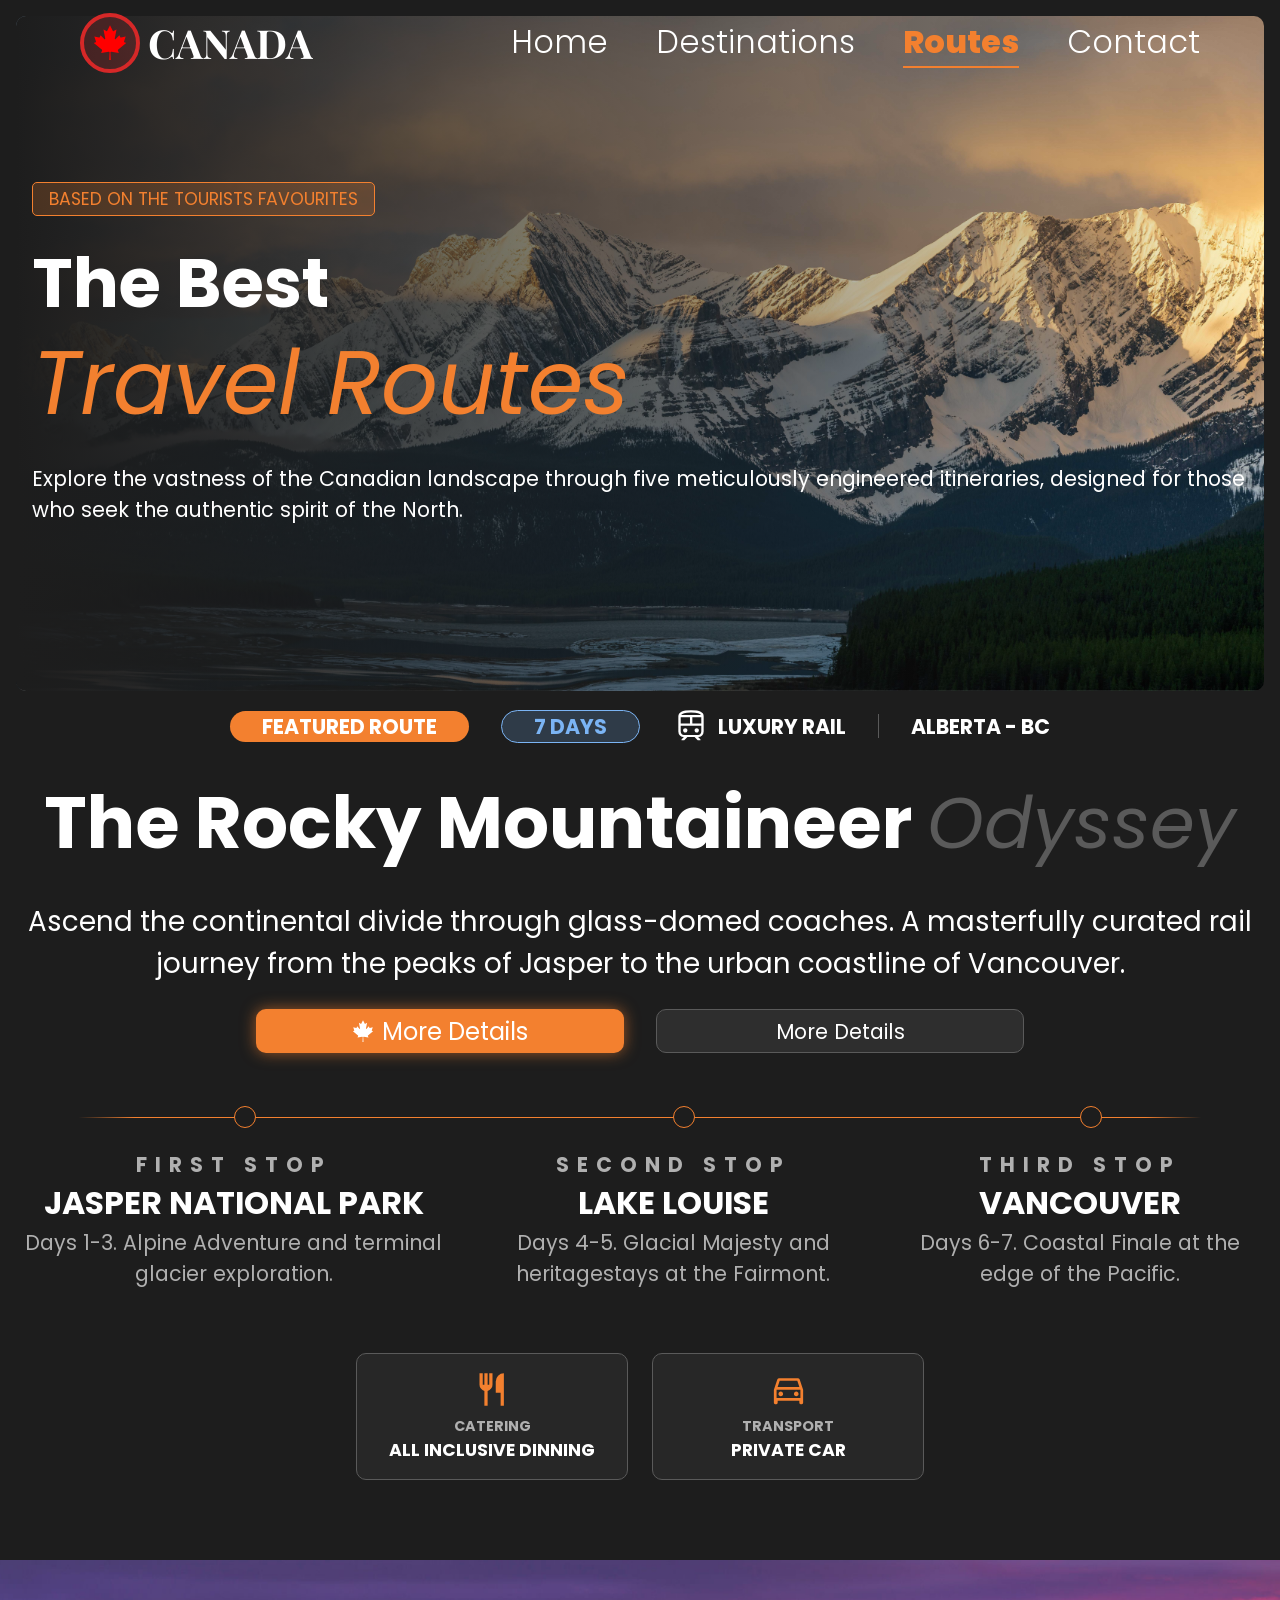
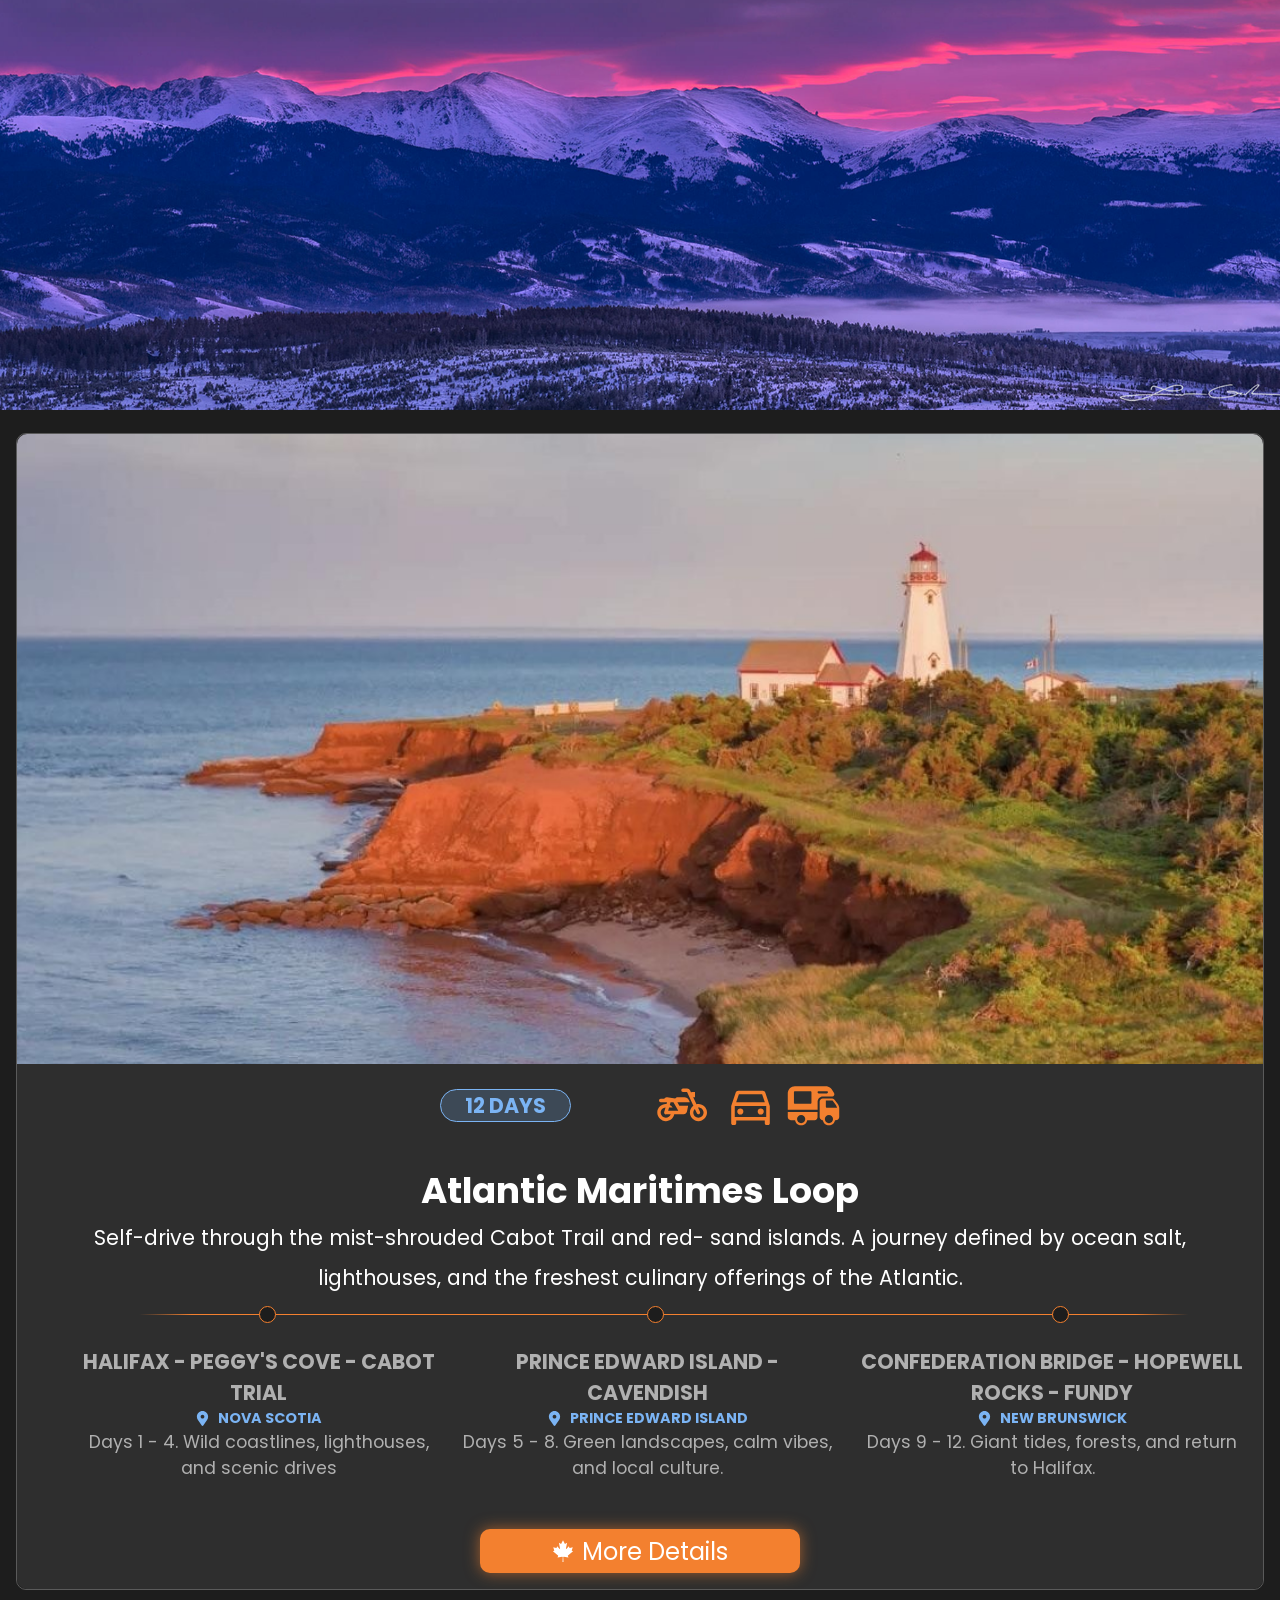
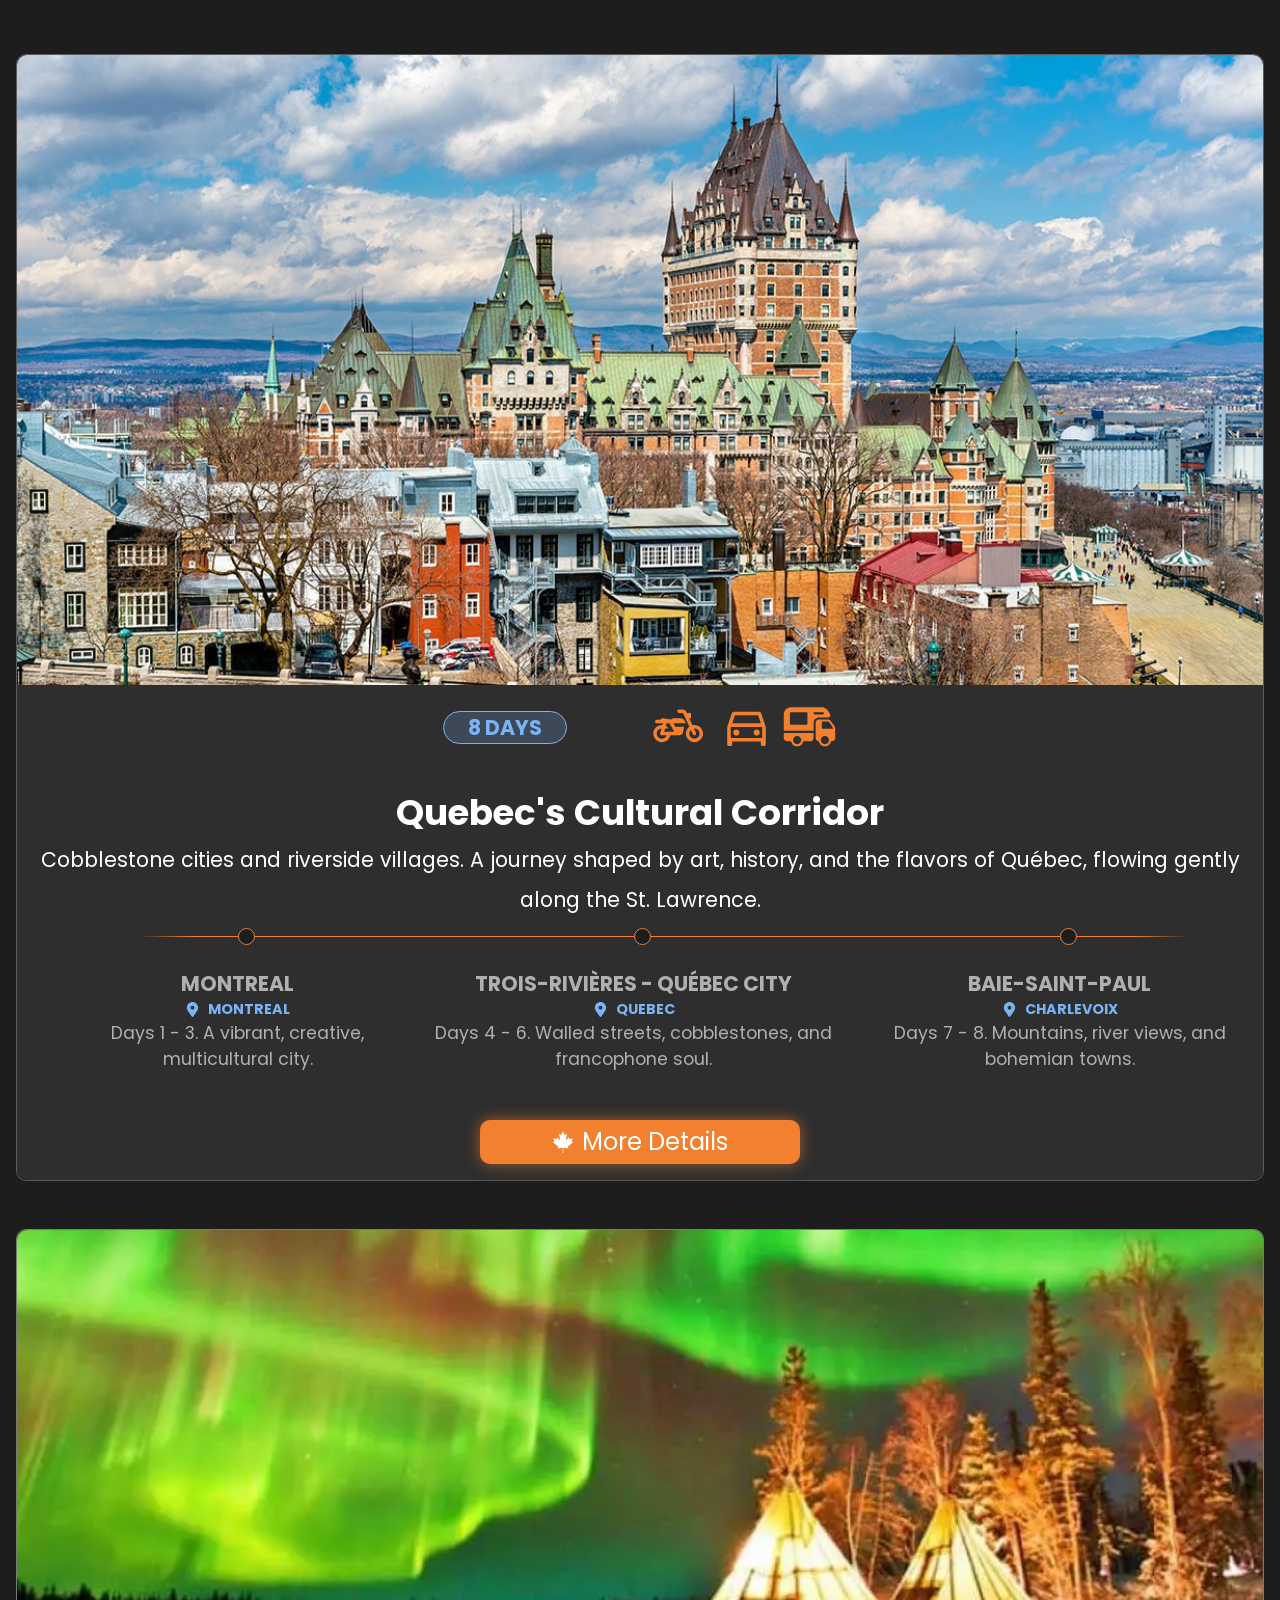
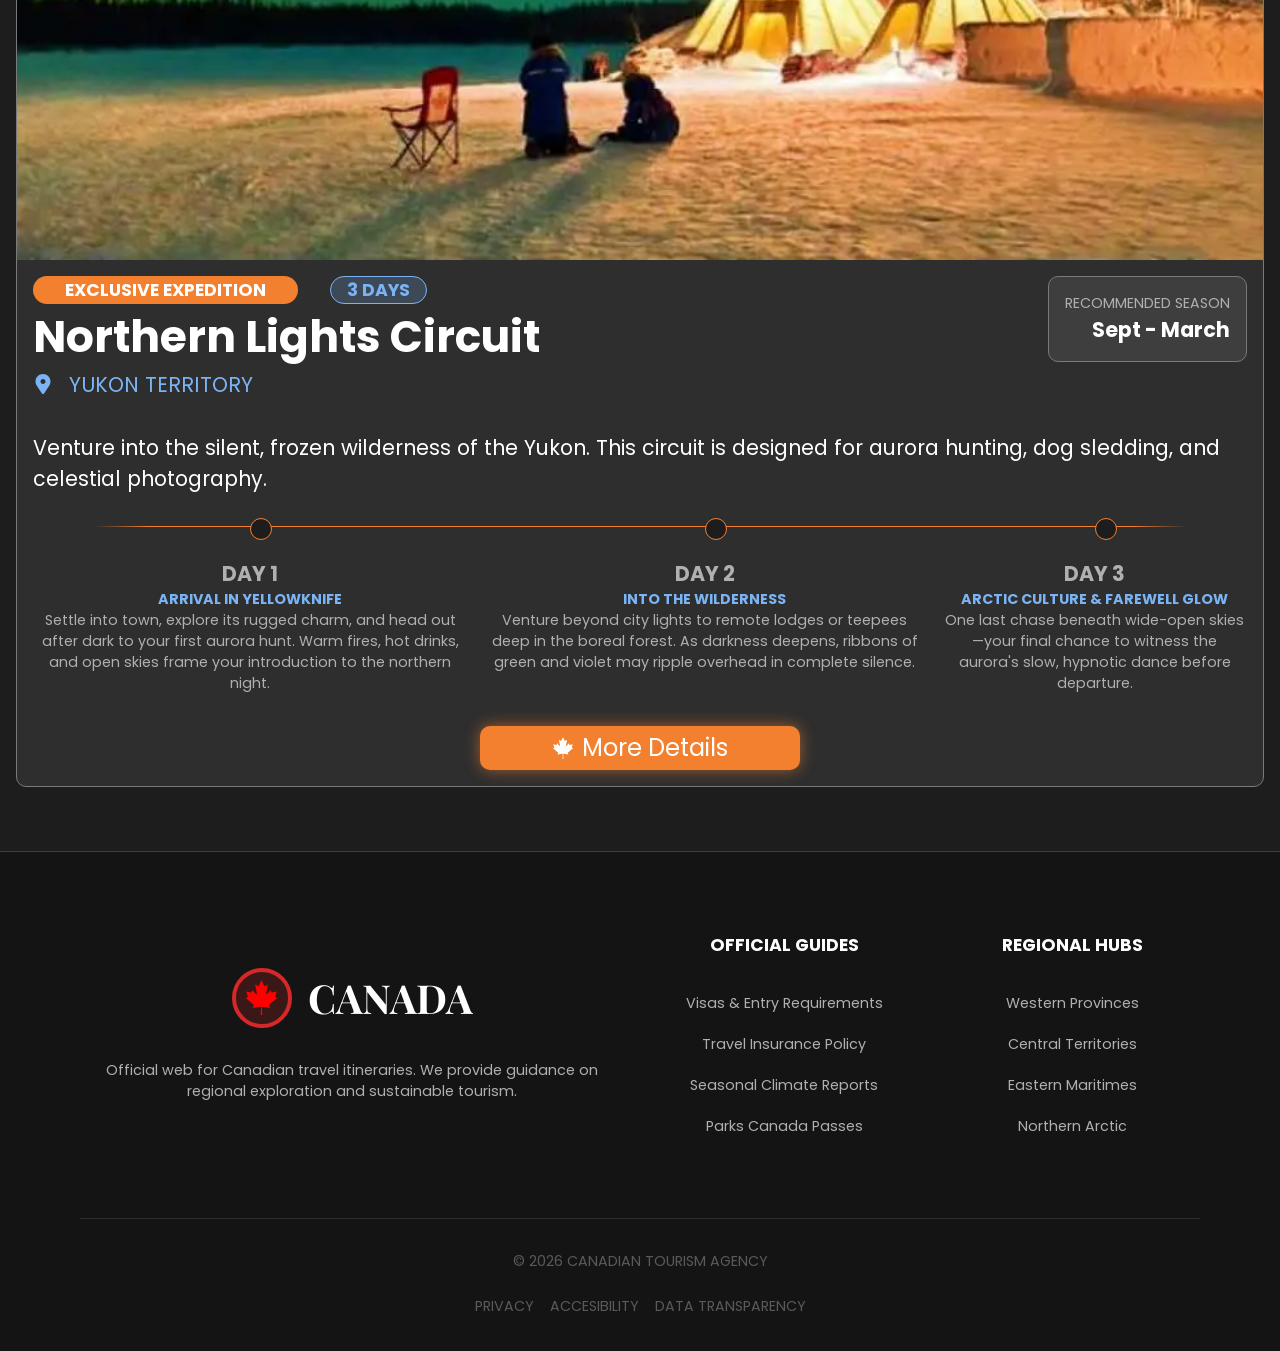
<file: routes.html>
<!DOCTYPE html>
<html lang="en">
    <head>
        <meta charset="UTF-8">
        <meta name="viewport" content="width=device-width, initial-scale=1.0">
        <title>ROUTES</title>
        <link rel="stylesheet" href="styles.css">
    </head>
    <body>
        <nav id="navbar">
            <div class="brand">
                <div class="logo">
                    <img src="assets/img/leaf.svg" alt="">
                </div>
                <h1>CANADA</h1>
            </div>
            <div class="burger">
                <span></span>
                <span></span>
                <span></span>
                <span></span>
            </div>
            <div class="menu">
                <ul>
                    <li><a href="index.html">Home<span class="line"></span></a></span></li>
                    <li><a href="destinations.html">Destinations<span class="line"></span></a></li>
                    <li><a href="#" class="active" disabled>Routes<span class="line"></span></a></li>
                    <li><a href="contact.html">Contact<span class="line"></span></a></li>
                </ul>
            </div>
        </nav>

        <section class="routes-hero">
            <div class="hero-content">
                <span class="tag">BASED ON THE TOURISTS FAVOURITES</span>
                <h1 class="subtitle">The Best</h1>
                <h1 class="title">Travel Routes</h1>
                <p>
                    Explore the vastness of the Canadian landscape through five
                    meticulously engineered itineraries, designed for those who seek
                    the authentic spirit of the North.
                </p>
            </div>
        </section>

        <section class="main-route">
            <div class="left">
                <div class="tags">
                    <p class="featured">FEATURED ROUTE</p>
                    <p class="days">7 DAYS</p>
                    <div class="luxury">
                        <div class="rail">
                            <svg xmlns="http://www.w3.org/2000/svg" height="38px" viewBox="0 -960 960 960" width="38px" fill="#fff">
                                <path d="M160-340v-380q0-41 19-71.5t58.5-50q39.5-19.5 100-29T480-880q86 0 146.5 9t99 28.5Q764-823 782-793t18 73v380q0 59-40.5 99.5T660-200l60 60v20h-70l-80-80H390l-80 80h-70v-20l60-60q-59 0-99.5-40.5T160-340Zm320-480q-120 0-173 15.5T231-760h501q-18-27-76.5-43.5T480-820ZM220-545h234v-155H220v155Zm440 60H220h520-80Zm-146-60h226v-155H514v155ZM335-315q23 0 39-16t16-39q0-23-16-39t-39-16q-23 0-39 16t-16 39q0 23 16 39t39 16Zm290 0q23 0 39-16t16-39q0-23-16-39t-39-16q-23 0-39 16t-16 39q0 23 16 39t39 16Zm-325 60h360q34 0 57-25t23-60v-145H220v145q0 35 23 60t57 25Zm180-505h252-501 249Z"/>
                            </svg>
                            <p>LUXURY RAIL</p>
                        </div>
                        <div class="line"></div>
                        
                        <p>ALBERTA - BC</p>
                    </div>

                </div>

                <h1 class="title">The Rocky Mountaineer <strong>Odyssey</strong></h1>
                <h5>
                    Ascend the continental divide through glass-domed
                    coaches. A masterfully curated rail journey from the
                    peaks of Jasper to the urban coastline of Vancouver.
                </h5>
                <div class="buttons">
                    <a href="routes.html" class="btn btn-primary">
                        <span class="icon-wrap">
                            <span class="icon icon-leaf">
                            <svg xmlns="http://www.w3.org/2000/svg" width="22" height="22" viewBox="-1953 -2031 3906 4061">
                                <path d="m-90 2030 45-863a95 95 0 0 0-111-98l-859 151 116-320a65 65 0 0 0-20-73l-941-762 212-99a65 65 0 0 0 34-79l-186-572 542 115a65 65 0 0 0 73-38l105-247 423 454a65 65 0 0 0 111-57l-204-1052 327 189a65 65 0 0 0 91-27l332-652 332 652a65 65 0 0 0 91 27l327-189-204 1052a65 65 0 0 0 111 57l423-454 105 247a65 65 0 0 0 73 38l542-115-186 572a65 65 0 0 0 34 79l212 99-941 762a65 65 0 0 0-20 73l116 320-859-151a95 95 0 0 0-111 98l45 863z"/>
                            </svg>
                            </span>

                            <span class="icon icon-arrow">
                            <svg xmlns="http://www.w3.org/2000/svg" width="22" height="22" viewBox="0 0 24 24" fill="none" stroke="currentColor" stroke-width="2.5" stroke-linecap="round" stroke-linejoin="round">
                                <path d="M5 12h14"></path>
                                <path d="m12 5 7 7-7 7"></path>
                            </svg>
                            </span>
                        </span>

                        <span class="label">More Details</span>
                    </a>
                    <button class="btn btn-secondary">
                        <p>More Details</p>
                    </button>
                </div>
            </div>
            <div class="right">
                <div class="right-content">
                    <div class="stops">
                        <div class="stop">
                            <p class="subtitle">FIRST STOP</p>
                            <h4 class="title">JASPER NATIONAL PARK</h4>
                            <p class="text">Days 1-3. Alpine Adventure and terminal glacier exploration.</p>
                        </div>
                        <div class="stop">
                            <p class="subtitle">SECOND STOP</p>
                            <h4 class="title">LAKE LOUISE</h4>
                            <p class="text">Days 4-5. Glacial Majesty and heritagestays at the Fairmont.</p>
                        </div>
                        <div class="stop">
                            <p class="subtitle">THIRD STOP</p>
                            <h4 class="title">VANCOUVER</h4>
                            <p class="text">Days 6-7. Coastal Finale at the edge of the Pacific.</p>
                        </div>
        
                    </div>
                    <div class="cards">
                        <div class="card">
                            <svg xmlns="http://www.w3.org/2000/svg" height="39px" viewBox="0 -960 960 960" width="39px" fill="#F3802F">
                                <path d="M280-80v-366q-51-14-85.5-56T160-600v-280h80v280h40v-280h80v280h40v-280h80v280q0 56-34.5 98T360-446v366h-80Zm400 0v-320H560v-280q0-83 58.5-141.5T760-880v800h-80Z"/>
                            </svg>
                            <p class="subtitle">CATERING</p>
                            <p class="title">ALL INCLUSIVE DINNING</p>
                        </div>
    
                        <div class="card">
                            <svg xmlns="http://www.w3.org/2000/svg" height="39px" viewBox="0 -960 960 960" width="39px" fill="#F3802F">
                                <path d="M213.33-202.67v49.34q0 14.16-9.58 23.75Q194.17-120 180-120h-26.67q-14.16 0-23.75-9.58-9.58-9.59-9.58-23.75V-476l84.67-250.67Q210-742 222.83-751q12.84-9 29.17-9h456q16.33 0 29.17 9 12.83 9 18.16 24.33L840-476v322.67q0 14.16-9.58 23.75-9.59 9.58-23.75 9.58h-27.34q-14.33 0-23.5-9.58-9.16-9.59-9.16-23.75v-49.34H213.33Zm-.66-340h534.66l-50.66-150.66H263.33l-50.66 150.66Zm-26 66.67v206.67V-476Zm103.84 160q23.82 0 39.99-16.33 16.17-16.34 16.17-39.67 0-23.89-16.34-40.61-16.33-16.72-39.66-16.72-23.89 0-40.61 16.67-16.73 16.68-16.73 40.5 0 23.83 16.68 39.99Q266.69-316 290.51-316ZM670-316q23.89 0 40.61-16.33 16.72-16.34 16.72-39.67 0-23.89-16.67-40.61-16.68-16.72-40.5-16.72-23.83 0-39.99 16.67Q614-395.98 614-372.16q0 23.83 16.33 39.99Q646.67-316 670-316Zm-483.33 46.67h586.66V-476H186.67v206.67Z"/>
                            </svg>
                            <p class="subtitle">TRANSPORT</p>
                            <p class="title">PRIVATE CAR</p>
                        </div>
                    </div>
                </div>
            </div>
        </section>

        <img class="rocky" src="assets/img/rocky.png" alt="">

        <section class="secondary-routes">
            <div class="scnd-route maritimes">
                <div class="left"></div>
                <div class="right">
                    <div class="first-line">
                        <p class="days">12 DAYS</p>
                        <div class="icons">
                            <svg fill="#F3802F" width="64px" height="60px" viewBox="0 0 30 30" xmlns="http://www.w3.org/2000/svg" xmlns:xlink="http://www.w3.org/1999/xlink">
                                <g id="SVGRepo_bgCarrier" stroke-width="0"/>
                                <g id="SVGRepo_tracerCarrier" stroke-linecap="round" stroke-linejoin="round"/>
                                <g id="SVGRepo_iconCarrier">
                                    <path d="M15 5 A 1.0001 1.0001 0 1 0 15 7L17.359375 7L21.046875 14.990234C19.812861 15.90307 19 17.356539 19 19C19 21.749579 21.250421 24 24 24C26.749579 24 29 21.749579 29 19C29 16.250421 26.749579 14 24 14C23.606807 14 23.228985 14.057613 22.861328 14.144531L20.947266 10L22 10L22 7L20.5 7C20.195746 7 19.914259 7.0921754 19.677734 7.2480469L19.175781 6.1621094C18.850003 5.4545914 18.137409 5 17.359375 5L15 5 z M 5.5 10C4.8481216 10 4.2984868 10.41875 4.0917969 11L2 11 A 1.0001 1.0001 0 1 0 2 13L5 13L5.6738281 13L5.3828125 14.023438C5.2556006 14.01353 5.1298367 14 5 14C2.243 14 0 16.243 0 19C0 21.757 2.243 24 5 24C7.4143633 24 9.433596 22.279096 9.8984375 20L13.947266 20L14 20 A 1.0007574 1.0007574 0 0 0 14.046875 20L15 20L15.359375 20C16.312375 20 17.133313 19.327578 17.320312 18.392578L18 15L12.867188 15L11.724609 13L13 13L19 13L18.46875 11.792969C17.98975 10.703969 16.912656 10 15.722656 10L12 10C11.372438 10 10.819739 10.29422 10.453125 10.746094L5.7460938 10.019531L5.7402344 10.025391C5.6612344 10.012391 5.583 10 5.5 10 z M 7.7539062 13L9.4179688 13L12.275391 18L6.3261719 18L6.8964844 16L8.9746094 16C8.5295279 15.411595 7.9574472 14.923894 7.3027344 14.576172L7.7539062 13 z M 24 16C25.668699 16 27 17.331301 27 19C27 20.668699 25.668699 22 24 22C22.331301 22 21 20.668699 21 19C21 18.15103 21.34795 17.393032 21.90625 16.849609L23.091797 19.419922 A 1.0005834 1.0005834 0 0 0 24.908203 18.580078L23.730469 16.027344C23.820795 16.019319 23.907427 16 24 16 z M 4.8125 16.019531L4.0820312 18.576172 A 1.0001 1.0001 0 0 0 4.0097656 19.212891 A 1.0001 1.0001 0 0 0 5.2304688 20L7.8164062 20C7.4021391 21.161251 6.3016094 22 5 22C3.346 22 2 20.654 2 19C2 17.410258 3.2472651 16.118546 4.8125 16.019531 z"/>
                                </g>
                            </svg>
                            <svg xmlns="http://www.w3.org/2000/svg" height="55px" viewBox="0 -960 960 960" width="55px" fill="#F3802F">
                                <path d="M213.33-202.67v49.34q0 14.16-9.58 23.75Q194.17-120 180-120h-26.67q-14.16 0-23.75-9.58-9.58-9.59-9.58-23.75V-476l84.67-250.67Q210-742 222.83-751q12.84-9 29.17-9h456q16.33 0 29.17 9 12.83 9 18.16 24.33L840-476v322.67q0 14.16-9.58 23.75-9.59 9.58-23.75 9.58h-27.34q-14.33 0-23.5-9.58-9.16-9.59-9.16-23.75v-49.34H213.33Zm-.66-340h534.66l-50.66-150.66H263.33l-50.66 150.66Zm-26 66.67v206.67V-476Zm103.84 160q23.82 0 39.99-16.33 16.17-16.34 16.17-39.67 0-23.89-16.34-40.61-16.33-16.72-39.66-16.72-23.89 0-40.61 16.67-16.73 16.68-16.73 40.5 0 23.83 16.68 39.99Q266.69-316 290.51-316ZM670-316q23.89 0 40.61-16.33 16.72-16.34 16.72-39.67 0-23.89-16.67-40.61-16.68-16.72-40.5-16.72-23.83 0-39.99 16.67Q614-395.98 614-372.16q0 23.83 16.33 39.99Q646.67-316 670-316Zm-483.33 46.67h586.66V-476H186.67v206.67Z"/>
                            </svg>
                            <svg fill="#F3802F" width="55px" height="55px" viewBox="0 0 50 50" xmlns="http://www.w3.org/2000/svg" xmlns:xlink="http://www.w3.org/1999/xlink">
                                <g id="SVGRepo_bgCarrier" stroke-width="0"/>
                                <g id="SVGRepo_tracerCarrier" stroke-linecap="round" stroke-linejoin="round"/>
                                <g id="SVGRepo_iconCarrier">
                                    <path d="M7 6C3.101563 6 0 9.101563 0 13L0 29L29 29L29 21C29 18.300781 31.300781 16 34 16L43.3125 16C44.710938 16 45.585938 14.605469 45.1875 13.40625C45.085938 13.007813 45.011719 12.710938 44.8125 12.3125L42.6875 9.09375C42.488281 8.894531 42.386719 8.605469 42.1875 8.40625L42.09375 8.3125L41.5 7.6875C40.199219 6.585938 38.511719 6 36.8125 6 Z M 7 11L22 11C22.601563 11 23 11.398438 23 12L23 22C23 22.601563 22.601563 23 22 23L7 23C6.398438 23 6 22.601563 6 22L6 12C6 11.398438 6.398438 11 7 11 Z M 30 11L38 11C38.601563 11 39 11.398438 39 12C39 12.601563 38.601563 13 38 13L30 13C29.398438 13 29 12.601563 29 12C29 11.398438 29.398438 11 30 11 Z M 34 18C32.398438 18 31 19.398438 31 21L31 36C31 37.199219 31.773438 38.28125 32.84375 38.75C33.199219 38.90625 33.601563 39 34 39L34.09375 39C34.59375 41.800781 37 44 40 44C43 44 45.40625 41.800781 45.90625 39L47 39C47.199219 39 47.402344 38.980469 47.59375 38.9375C48.933594 38.648438 50 37.398438 50 36L50 27L49.96875 27C49.957031 26.863281 49.960938 26.726563 49.9375 26.59375C49.898438 26.359375 49.847656 26.125 49.78125 25.90625C49.773438 25.875 49.757813 25.84375 49.75 25.8125C49.6875 25.609375 49.605469 25.40625 49.53125 25.21875C49.109375 24.117188 48.542969 23.273438 48.40625 23.125L48.40625 23.09375L45.8125 19.59375L45.78125 19.59375L45.78125 19.5625C44.792969 18.328125 43.402344 18 42 18 Z M 37 20L42 20C43.171875 20 43.59375 20.058594 44.1875 20.78125C44.199219 20.796875 44.207031 20.796875 44.21875 20.8125L45.5 22.5625L46.6875 24.1875C46.988281 24.585938 47.707031 25.898438 47.90625 27L38 27C37.398438 27 37 26.601563 37 26 Z M 0 31L0 36C0 37.699219 1.300781 39 3 39L7.09375 39C7.59375 41.800781 10 44 13 44C16 44 18.40625 41.800781 18.90625 39L26.09375 39C27.695313 39 28.90625 37.6875 28.90625 36.1875L28.90625 31 Z M 13 34C15.199219 34 17 35.800781 17 38C17 40.199219 15.199219 42 13 42C10.800781 42 9 40.199219 9 38C9 35.800781 10.800781 34 13 34 Z M 40 34C42.199219 34 44 35.800781 44 38C44 40.199219 42.199219 42 40 42C37.800781 42 36 40.199219 36 38C36 35.800781 37.800781 34 40 34Z"/>
                                </g>
                            </svg>
                        </div>
                    </div>
                    <div class="introduction">
                        <h3>Atlantic Maritimes Loop</h3>
                        <p>
                            Self-drive through the mist-shrouded Cabot Trail and red-
                            sand islands. A journey defined by ocean salt, lighthouses,
                            and the freshest culinary offerings of the Atlantic.
                        </p>
                    </div>

                    <div class="content">
                        <div class="stops">
                            <div class="stop">
                                <p class="title">HALIFAX - PEGGY'S COVE - CABOT TRIAL</p>
                                <div class="location">
                                    <svg version="1.0" id="Layer_1" xmlns="http://www.w3.org/2000/svg" xmlns:xlink="http://www.w3.org/1999/xlink" width="15px" height="15px" viewBox="0 0 64 64" enable-background="new 0 0 64 64" xml:space="preserve" fill="#F3802F" transform="rotate(0)">
                                        <g id="SVGRepo_bgCarrier" stroke-width="0"/>
                                        <g id="SVGRepo_tracerCarrier" stroke-linecap="round" stroke-linejoin="round" stroke="#CCCCCC" stroke-width="1.92"/>
                                        <g id="SVGRepo_iconCarrier"> <path fill="#7BB4F4" d="M32,0C18.746,0,8,10.746,8,24c0,5.219,1.711,10.008,4.555,13.93c0.051,0.094,0.059,0.199,0.117,0.289l16,24 C29.414,63.332,30.664,64,32,64s2.586-0.668,3.328-1.781l16-24c0.059-0.09,0.066-0.195,0.117-0.289C54.289,34.008,56,29.219,56,24 C56,10.746,45.254,0,32,0z M32,32c-4.418,0-8-3.582-8-8s3.582-8,8-8s8,3.582,8,8S36.418,32,32,32z"/> </g>
                                    </svg>
                                    <p class="place">NOVA SCOTIA</p>
                                </div>
                                <p class="text">Days 1 - 4. Wild coastlines, lighthouses, and scenic drives</p>
                            </div>
                            <div class="stop">
                                <p class="title">PRINCE EDWARD ISLAND - CAVENDISH</p>
                                <div class="location">
                                    <svg version="1.0" id="Layer_1" xmlns="http://www.w3.org/2000/svg" xmlns:xlink="http://www.w3.org/1999/xlink" width="15px" height="15px" viewBox="0 0 64 64" enable-background="new 0 0 64 64" xml:space="preserve" fill="#F3802F" transform="rotate(0)">
                                        <g id="SVGRepo_bgCarrier" stroke-width="0"/>
                                        <g id="SVGRepo_tracerCarrier" stroke-linecap="round" stroke-linejoin="round" stroke="#CCCCCC" stroke-width="1.92"/>
                                        <g id="SVGRepo_iconCarrier"> <path fill="#7BB4F4" d="M32,0C18.746,0,8,10.746,8,24c0,5.219,1.711,10.008,4.555,13.93c0.051,0.094,0.059,0.199,0.117,0.289l16,24 C29.414,63.332,30.664,64,32,64s2.586-0.668,3.328-1.781l16-24c0.059-0.09,0.066-0.195,0.117-0.289C54.289,34.008,56,29.219,56,24 C56,10.746,45.254,0,32,0z M32,32c-4.418,0-8-3.582-8-8s3.582-8,8-8s8,3.582,8,8S36.418,32,32,32z"/> </g>
                                    </svg>
                                    <p class="place">PRINCE EDWARD ISLAND</p>
                                </div>
                                <p class="text">Days 5 - 8. Green landscapes, calm vibes, and local culture.</p>
                            </div>
                            <div class="stop">
                                <p class="title">CONFEDERATION BRIDGE - HOPEWELL ROCKS - FUNDY</p>
                                <div class="location">
                                    <svg version="1.0" id="Layer_1" xmlns="http://www.w3.org/2000/svg" xmlns:xlink="http://www.w3.org/1999/xlink" width="15px" height="15px" viewBox="0 0 64 64" enable-background="new 0 0 64 64" xml:space="preserve" fill="#F3802F" transform="rotate(0)">
                                        <g id="SVGRepo_bgCarrier" stroke-width="0"/>
                                        <g id="SVGRepo_tracerCarrier" stroke-linecap="round" stroke-linejoin="round" stroke="#CCCCCC" stroke-width="1.92"/>
                                        <g id="SVGRepo_iconCarrier"> <path fill="#7BB4F4" d="M32,0C18.746,0,8,10.746,8,24c0,5.219,1.711,10.008,4.555,13.93c0.051,0.094,0.059,0.199,0.117,0.289l16,24 C29.414,63.332,30.664,64,32,64s2.586-0.668,3.328-1.781l16-24c0.059-0.09,0.066-0.195,0.117-0.289C54.289,34.008,56,29.219,56,24 C56,10.746,45.254,0,32,0z M32,32c-4.418,0-8-3.582-8-8s3.582-8,8-8s8,3.582,8,8S36.418,32,32,32z"/> </g>
                                    </svg>
                                    <p class="place">NEW BRUNSWICK</p>
                                </div>
                                <p class="text">Days 9 - 12. Giant tides, forests, and return to Halifax.</p>
                            </div>
                        </div>
                    </div>
                    <div class="button">
                        <a href="routes.html" class="btn btn-primary">
                            <span class="icon-wrap">
                                <span class="icon icon-leaf">
                                <svg xmlns="http://www.w3.org/2000/svg" width="22" height="22" viewBox="-1953 -2031 3906 4061">
                                    <path d="m-90 2030 45-863a95 95 0 0 0-111-98l-859 151 116-320a65 65 0 0 0-20-73l-941-762 212-99a65 65 0 0 0 34-79l-186-572 542 115a65 65 0 0 0 73-38l105-247 423 454a65 65 0 0 0 111-57l-204-1052 327 189a65 65 0 0 0 91-27l332-652 332 652a65 65 0 0 0 91 27l327-189-204 1052a65 65 0 0 0 111 57l423-454 105 247a65 65 0 0 0 73 38l542-115-186 572a65 65 0 0 0 34 79l212 99-941 762a65 65 0 0 0-20 73l116 320-859-151a95 95 0 0 0-111 98l45 863z"/>
                                </svg>
                                </span>

                                <span class="icon icon-arrow">
                                <svg xmlns="http://www.w3.org/2000/svg" width="22" height="22" viewBox="0 0 24 24" fill="none" stroke="currentColor" stroke-width="2.5" stroke-linecap="round" stroke-linejoin="round">
                                    <path d="M5 12h14"></path>
                                    <path d="m12 5 7 7-7 7"></path>
                                </svg>
                                </span>
                            </span>

                            <span class="label">More Details</span>
                        </a>
                    </div>
                </div>
            </div>

            <div class="scnd-route quebec">
                <div class="left"></div>
                <div class="right">
                    <div class="first-line">
                        <p class="days">8 DAYS</p>
                        <div class="icons">
                            <svg fill="#F3802F" width="64px" height="60px" viewBox="0 0 30 30" xmlns="http://www.w3.org/2000/svg" xmlns:xlink="http://www.w3.org/1999/xlink">
                                <g id="SVGRepo_bgCarrier" stroke-width="0"/>
                                <g id="SVGRepo_tracerCarrier" stroke-linecap="round" stroke-linejoin="round"/>
                                <g id="SVGRepo_iconCarrier">
                                    <path d="M15 5 A 1.0001 1.0001 0 1 0 15 7L17.359375 7L21.046875 14.990234C19.812861 15.90307 19 17.356539 19 19C19 21.749579 21.250421 24 24 24C26.749579 24 29 21.749579 29 19C29 16.250421 26.749579 14 24 14C23.606807 14 23.228985 14.057613 22.861328 14.144531L20.947266 10L22 10L22 7L20.5 7C20.195746 7 19.914259 7.0921754 19.677734 7.2480469L19.175781 6.1621094C18.850003 5.4545914 18.137409 5 17.359375 5L15 5 z M 5.5 10C4.8481216 10 4.2984868 10.41875 4.0917969 11L2 11 A 1.0001 1.0001 0 1 0 2 13L5 13L5.6738281 13L5.3828125 14.023438C5.2556006 14.01353 5.1298367 14 5 14C2.243 14 0 16.243 0 19C0 21.757 2.243 24 5 24C7.4143633 24 9.433596 22.279096 9.8984375 20L13.947266 20L14 20 A 1.0007574 1.0007574 0 0 0 14.046875 20L15 20L15.359375 20C16.312375 20 17.133313 19.327578 17.320312 18.392578L18 15L12.867188 15L11.724609 13L13 13L19 13L18.46875 11.792969C17.98975 10.703969 16.912656 10 15.722656 10L12 10C11.372438 10 10.819739 10.29422 10.453125 10.746094L5.7460938 10.019531L5.7402344 10.025391C5.6612344 10.012391 5.583 10 5.5 10 z M 7.7539062 13L9.4179688 13L12.275391 18L6.3261719 18L6.8964844 16L8.9746094 16C8.5295279 15.411595 7.9574472 14.923894 7.3027344 14.576172L7.7539062 13 z M 24 16C25.668699 16 27 17.331301 27 19C27 20.668699 25.668699 22 24 22C22.331301 22 21 20.668699 21 19C21 18.15103 21.34795 17.393032 21.90625 16.849609L23.091797 19.419922 A 1.0005834 1.0005834 0 0 0 24.908203 18.580078L23.730469 16.027344C23.820795 16.019319 23.907427 16 24 16 z M 4.8125 16.019531L4.0820312 18.576172 A 1.0001 1.0001 0 0 0 4.0097656 19.212891 A 1.0001 1.0001 0 0 0 5.2304688 20L7.8164062 20C7.4021391 21.161251 6.3016094 22 5 22C3.346 22 2 20.654 2 19C2 17.410258 3.2472651 16.118546 4.8125 16.019531 z"/>
                                </g>
                            </svg>
                            <svg xmlns="http://www.w3.org/2000/svg" height="55px" viewBox="0 -960 960 960" width="55px" fill="#F3802F">
                                <path d="M213.33-202.67v49.34q0 14.16-9.58 23.75Q194.17-120 180-120h-26.67q-14.16 0-23.75-9.58-9.58-9.59-9.58-23.75V-476l84.67-250.67Q210-742 222.83-751q12.84-9 29.17-9h456q16.33 0 29.17 9 12.83 9 18.16 24.33L840-476v322.67q0 14.16-9.58 23.75-9.59 9.58-23.75 9.58h-27.34q-14.33 0-23.5-9.58-9.16-9.59-9.16-23.75v-49.34H213.33Zm-.66-340h534.66l-50.66-150.66H263.33l-50.66 150.66Zm-26 66.67v206.67V-476Zm103.84 160q23.82 0 39.99-16.33 16.17-16.34 16.17-39.67 0-23.89-16.34-40.61-16.33-16.72-39.66-16.72-23.89 0-40.61 16.67-16.73 16.68-16.73 40.5 0 23.83 16.68 39.99Q266.69-316 290.51-316ZM670-316q23.89 0 40.61-16.33 16.72-16.34 16.72-39.67 0-23.89-16.67-40.61-16.68-16.72-40.5-16.72-23.83 0-39.99 16.67Q614-395.98 614-372.16q0 23.83 16.33 39.99Q646.67-316 670-316Zm-483.33 46.67h586.66V-476H186.67v206.67Z"/>
                            </svg>
                            <svg fill="#F3802F" width="55px" height="55px" viewBox="0 0 50 50" xmlns="http://www.w3.org/2000/svg" xmlns:xlink="http://www.w3.org/1999/xlink">
                                <g id="SVGRepo_bgCarrier" stroke-width="0"/>
                                <g id="SVGRepo_tracerCarrier" stroke-linecap="round" stroke-linejoin="round"/>
                                <g id="SVGRepo_iconCarrier">
                                    <path d="M7 6C3.101563 6 0 9.101563 0 13L0 29L29 29L29 21C29 18.300781 31.300781 16 34 16L43.3125 16C44.710938 16 45.585938 14.605469 45.1875 13.40625C45.085938 13.007813 45.011719 12.710938 44.8125 12.3125L42.6875 9.09375C42.488281 8.894531 42.386719 8.605469 42.1875 8.40625L42.09375 8.3125L41.5 7.6875C40.199219 6.585938 38.511719 6 36.8125 6 Z M 7 11L22 11C22.601563 11 23 11.398438 23 12L23 22C23 22.601563 22.601563 23 22 23L7 23C6.398438 23 6 22.601563 6 22L6 12C6 11.398438 6.398438 11 7 11 Z M 30 11L38 11C38.601563 11 39 11.398438 39 12C39 12.601563 38.601563 13 38 13L30 13C29.398438 13 29 12.601563 29 12C29 11.398438 29.398438 11 30 11 Z M 34 18C32.398438 18 31 19.398438 31 21L31 36C31 37.199219 31.773438 38.28125 32.84375 38.75C33.199219 38.90625 33.601563 39 34 39L34.09375 39C34.59375 41.800781 37 44 40 44C43 44 45.40625 41.800781 45.90625 39L47 39C47.199219 39 47.402344 38.980469 47.59375 38.9375C48.933594 38.648438 50 37.398438 50 36L50 27L49.96875 27C49.957031 26.863281 49.960938 26.726563 49.9375 26.59375C49.898438 26.359375 49.847656 26.125 49.78125 25.90625C49.773438 25.875 49.757813 25.84375 49.75 25.8125C49.6875 25.609375 49.605469 25.40625 49.53125 25.21875C49.109375 24.117188 48.542969 23.273438 48.40625 23.125L48.40625 23.09375L45.8125 19.59375L45.78125 19.59375L45.78125 19.5625C44.792969 18.328125 43.402344 18 42 18 Z M 37 20L42 20C43.171875 20 43.59375 20.058594 44.1875 20.78125C44.199219 20.796875 44.207031 20.796875 44.21875 20.8125L45.5 22.5625L46.6875 24.1875C46.988281 24.585938 47.707031 25.898438 47.90625 27L38 27C37.398438 27 37 26.601563 37 26 Z M 0 31L0 36C0 37.699219 1.300781 39 3 39L7.09375 39C7.59375 41.800781 10 44 13 44C16 44 18.40625 41.800781 18.90625 39L26.09375 39C27.695313 39 28.90625 37.6875 28.90625 36.1875L28.90625 31 Z M 13 34C15.199219 34 17 35.800781 17 38C17 40.199219 15.199219 42 13 42C10.800781 42 9 40.199219 9 38C9 35.800781 10.800781 34 13 34 Z M 40 34C42.199219 34 44 35.800781 44 38C44 40.199219 42.199219 42 40 42C37.800781 42 36 40.199219 36 38C36 35.800781 37.800781 34 40 34Z"/>
                                </g>
                            </svg>
                        </div>
                    </div>
                    <div class="introduction">
                        <h3>Quebec's Cultural Corridor</h3>
                        <p>
                            Cobblestone cities and riverside villages. A journey shaped 
                            by art, history, and the flavors of Québec, flowing gently 
                            along the St. Lawrence.
                        </p>
                    </div>

                    <div class="content">
                        <div class="stops">
                            <div class="stop">
                                <p class="title">MONTREAL</p>
                                <div class="location">
                                    <svg version="1.0" id="Layer_1" xmlns="http://www.w3.org/2000/svg" xmlns:xlink="http://www.w3.org/1999/xlink" width="15px" height="15px" viewBox="0 0 64 64" enable-background="new 0 0 64 64" xml:space="preserve" fill="#F3802F" transform="rotate(0)">
                                        <g id="SVGRepo_bgCarrier" stroke-width="0"/>
                                        <g id="SVGRepo_tracerCarrier" stroke-linecap="round" stroke-linejoin="round" stroke="#CCCCCC" stroke-width="1.92"/>
                                        <g id="SVGRepo_iconCarrier"> <path fill="#7BB4F4" d="M32,0C18.746,0,8,10.746,8,24c0,5.219,1.711,10.008,4.555,13.93c0.051,0.094,0.059,0.199,0.117,0.289l16,24 C29.414,63.332,30.664,64,32,64s2.586-0.668,3.328-1.781l16-24c0.059-0.09,0.066-0.195,0.117-0.289C54.289,34.008,56,29.219,56,24 C56,10.746,45.254,0,32,0z M32,32c-4.418,0-8-3.582-8-8s3.582-8,8-8s8,3.582,8,8S36.418,32,32,32z"/> </g>
                                    </svg>
                                    <p class="place">MONTREAL</p>
                                </div>
                                <p class="text">Days 1 - 3. A vibrant, creative, multicultural city.</p>
                            </div>
                            <div class="stop">
                                <p class="title">TROIS-RIVIÈRES - QUÉBEC CITY</p>
                                <div class="location">
                                    <svg version="1.0" id="Layer_1" xmlns="http://www.w3.org/2000/svg" xmlns:xlink="http://www.w3.org/1999/xlink" width="15px" height="15px" viewBox="0 0 64 64" enable-background="new 0 0 64 64" xml:space="preserve" fill="#F3802F" transform="rotate(0)">
                                        <g id="SVGRepo_bgCarrier" stroke-width="0"/>
                                        <g id="SVGRepo_tracerCarrier" stroke-linecap="round" stroke-linejoin="round" stroke="#CCCCCC" stroke-width="1.92"/>
                                        <g id="SVGRepo_iconCarrier"> <path fill="#7BB4F4" d="M32,0C18.746,0,8,10.746,8,24c0,5.219,1.711,10.008,4.555,13.93c0.051,0.094,0.059,0.199,0.117,0.289l16,24 C29.414,63.332,30.664,64,32,64s2.586-0.668,3.328-1.781l16-24c0.059-0.09,0.066-0.195,0.117-0.289C54.289,34.008,56,29.219,56,24 C56,10.746,45.254,0,32,0z M32,32c-4.418,0-8-3.582-8-8s3.582-8,8-8s8,3.582,8,8S36.418,32,32,32z"/> </g>
                                    </svg>
                                    <p class="place">QUEBEC</p>
                                </div>
                                <p class="text">Days 4 - 6. Walled streets, cobblestones, and francophone soul.</p>
                            </div>
                            <div class="stop">
                                <p class="title">BAIE-SAINT-PAUL</p>
                                <div class="location">
                                    <svg version="1.0" id="Layer_1" xmlns="http://www.w3.org/2000/svg" xmlns:xlink="http://www.w3.org/1999/xlink" width="15px" height="15px" viewBox="0 0 64 64" enable-background="new 0 0 64 64" xml:space="preserve" fill="#F3802F" transform="rotate(0)">
                                        <g id="SVGRepo_bgCarrier" stroke-width="0"/>
                                        <g id="SVGRepo_tracerCarrier" stroke-linecap="round" stroke-linejoin="round" stroke="#CCCCCC" stroke-width="1.92"/>
                                        <g id="SVGRepo_iconCarrier"> <path fill="#7BB4F4" d="M32,0C18.746,0,8,10.746,8,24c0,5.219,1.711,10.008,4.555,13.93c0.051,0.094,0.059,0.199,0.117,0.289l16,24 C29.414,63.332,30.664,64,32,64s2.586-0.668,3.328-1.781l16-24c0.059-0.09,0.066-0.195,0.117-0.289C54.289,34.008,56,29.219,56,24 C56,10.746,45.254,0,32,0z M32,32c-4.418,0-8-3.582-8-8s3.582-8,8-8s8,3.582,8,8S36.418,32,32,32z"/> </g>
                                    </svg>
                                    <p class="place">CHARLEVOIX</p>
                                </div>
                                <p class="text">Days 7 - 8. Mountains, river views, and bohemian towns.</p>
                            </div>
                        </div>
                    </div>
                    <div class="button">
                        <a href="routes.html" class="btn btn-primary">
                            <span class="icon-wrap">
                                <span class="icon icon-leaf">
                                <svg xmlns="http://www.w3.org/2000/svg" width="22" height="22" viewBox="-1953 -2031 3906 4061">
                                    <path d="m-90 2030 45-863a95 95 0 0 0-111-98l-859 151 116-320a65 65 0 0 0-20-73l-941-762 212-99a65 65 0 0 0 34-79l-186-572 542 115a65 65 0 0 0 73-38l105-247 423 454a65 65 0 0 0 111-57l-204-1052 327 189a65 65 0 0 0 91-27l332-652 332 652a65 65 0 0 0 91 27l327-189-204 1052a65 65 0 0 0 111 57l423-454 105 247a65 65 0 0 0 73 38l542-115-186 572a65 65 0 0 0 34 79l212 99-941 762a65 65 0 0 0-20 73l116 320-859-151a95 95 0 0 0-111 98l45 863z"/>
                                </svg>
                                </span>

                                <span class="icon icon-arrow">
                                <svg xmlns="http://www.w3.org/2000/svg" width="22" height="22" viewBox="0 0 24 24" fill="none" stroke="currentColor" stroke-width="2.5" stroke-linecap="round" stroke-linejoin="round">
                                    <path d="M5 12h14"></path>
                                    <path d="m12 5 7 7-7 7"></path>
                                </svg>
                                </span>
                            </span>

                            <span class="label">More Details</span>
                        </a>
                    </div>
                </div>
            </div>
        </section>
        <section class="exclusive">
            <div class="left">
                <div class="first-line">
                    <div class="tags-title">
                        <div class="tags">
                            <p class="expedition">EXCLUSIVE EXPEDITION</p>
                            <p class="days">3 DAYS</p>
                        </div>
                        <h1>Northern Lights Circuit</h1>
                        <div class="location">
                            <svg version="1.0" id="Layer_1" xmlns="http://www.w3.org/2000/svg" xmlns:xlink="http://www.w3.org/1999/xlink" width="20px" height="20px" viewBox="0 0 64 64" enable-background="new 0 0 64 64" xml:space="preserve" fill="#F3802F" transform="rotate(0)">
                                <g id="SVGRepo_bgCarrier" stroke-width="0"/>
                                <g id="SVGRepo_tracerCarrier" stroke-linecap="round" stroke-linejoin="round" stroke="#CCCCCC" stroke-width="1.92"/>
                                <g id="SVGRepo_iconCarrier"> <path fill="#7BB4F4" d="M32,0C18.746,0,8,10.746,8,24c0,5.219,1.711,10.008,4.555,13.93c0.051,0.094,0.059,0.199,0.117,0.289l16,24 C29.414,63.332,30.664,64,32,64s2.586-0.668,3.328-1.781l16-24c0.059-0.09,0.066-0.195,0.117-0.289C54.289,34.008,56,29.219,56,24 C56,10.746,45.254,0,32,0z M32,32c-4.418,0-8-3.582-8-8s3.582-8,8-8s8,3.582,8,8S36.418,32,32,32z"/> </g>
                            </svg>
                            <p class="place">YUKON TERRITORY</p>
                        </div>
                    </div>
                    <div class="card">
                        <p class="subtitle">RECOMMENDED SEASON</p>
                        <p class="title">Sept - March</p>
                    </div>
                </div>

                <p class="introduction">
                    Venture into the silent, frozen wilderness of the Yukon. This circuit
                    is designed for aurora hunting, dog sledding, and celestial
                    photography.
                </p>

                <div class="content">
                    <div class="stops">
                        <div class="stop">
                            <p class="title">DAY 1</p>
                            <div class="location">
                                <p class="place">ARRIVAL IN YELLOWKNIFE</p>
                            </div>
                            <p class="text">
                                Settle into town, explore its rugged charm, and head out after dark to your first aurora 
                                hunt.  Warm fires, hot drinks, and open skies frame your introduction to the northern night.
                            </p>
                        </div>
                        
                        <div class="stop">
                            <p class="title">DAY 2</p>
                            <div class="location">
                                <p class="place">INTO THE WILDERNESS</p>
                            </div>
                            <p class="text">
                                Venture beyond city lights to remote lodges or teepees deep in the boreal forest. As 
                                darkness deepens, ribbons of green and violet may ripple overhead in complete silence.
                            </p>
                        </div>

                        <div class="stop">
                            <p class="title">DAY 3</p>
                            <div class="location">
                                <p class="place">ARCTIC CULTURE & FAREWELL GLOW</p>
                            </div>
                            <p class="text">
                                One last chase beneath wide-open skies—your final chance to witness the aurora's slow, 
                                hypnotic dance before departure.
                            </p>
                        </div>
                    </div>
                </div>

                <div class="button">
                    <a href="routes.html" class="btn btn-primary">
                        <span class="icon-wrap">
                            <span class="icon icon-leaf">
                            <svg xmlns="http://www.w3.org/2000/svg" width="22" height="22" viewBox="-1953 -2031 3906 4061">
                                <path d="m-90 2030 45-863a95 95 0 0 0-111-98l-859 151 116-320a65 65 0 0 0-20-73l-941-762 212-99a65 65 0 0 0 34-79l-186-572 542 115a65 65 0 0 0 73-38l105-247 423 454a65 65 0 0 0 111-57l-204-1052 327 189a65 65 0 0 0 91-27l332-652 332 652a65 65 0 0 0 91 27l327-189-204 1052a65 65 0 0 0 111 57l423-454 105 247a65 65 0 0 0 73 38l542-115-186 572a65 65 0 0 0 34 79l212 99-941 762a65 65 0 0 0-20 73l116 320-859-151a95 95 0 0 0-111 98l45 863z"/>
                            </svg>
                            </span>

                            <span class="icon icon-arrow">
                            <svg xmlns="http://www.w3.org/2000/svg" width="22" height="22" viewBox="0 0 24 24" fill="none" stroke="currentColor" stroke-width="2.5" stroke-linecap="round" stroke-linejoin="round">
                                <path d="M5 12h14"></path>
                                <path d="m12 5 7 7-7 7"></path>
                            </svg>
                            </span>
                        </span>

                        <span class="label">More Details</span>
                    </a> 
                </div>
            </div>

            <div class="right"></div>
        </section>

        <button id="scrollTopBtn" class="scroll-top-btn" aria-label="Go to top">
            <svg xmlns="http://www.w3.org/2000/svg" height="28px" viewBox="0 -960 960 960" width="28px" fill="currentColor">
                <path d="m280-400 200-200 200 200H280Z"/>
            </svg>
        </button>

        <footer>
            <div class="footer-content">
                <div class="left">
                    <div class="col1">
                        <div class="brand">
                            <div class="logo">
                                <img src="assets/img/leaf.svg" alt="">
                            </div>
                            <h1>CANADA</h1>
                        </div>
                        <p class="info">
                            Official web for Canadian travel itineraries. We provide
                            guidance on regional exploration and sustainable tourism.
                        </p>
                    </div>
                </div>
                <div class="right">
                    <div class="col2">
                        <p class="title">OFFICIAL GUIDES</p>
                        <ul>
                            <ul>
                                <li><a href="">Visas & Entry Requirements</a></li>
                                <li><a href="">Travel Insurance Policy</a></li>
                                <li><a href="">Seasonal Climate Reports</a></li>
                                <li><a href="">Parks Canada Passes</a></li>
                            </ul>
                        </ul>
                    </div>
                    <div class="col3">
                        <p class="title">REGIONAL HUBS</p>
                        <ul>
                            <li><a href="">Western Provinces</a></li>
                            <li><a href="">Central Territories</a></li>
                            <li><a href="">Eastern Maritimes</a></li>
                            <li><a href="">Northern Arctic</a></li>
                        </ul>
                    </div>
                </div>
            </div>
            <div class="line"></div>
            <div class="subfooter">
                <div class="copyright">
                    <p>&copy; 2026 CANADIAN TOURISM AGENCY</p>
                </div>
                <div class="privacy-info">
                    <p><a href="">PRIVACY</a></p>
                    <p><a href="">ACCESIBILITY</a></p>
                    <p><a href="">DATA TRANSPARENCY</a></p>
                </div>
            </div>
        </footer>
        
        <script src="main.js"></script>
    </body>
</html>
</file>
<file: styles.css>
@import url('https://fonts.googleapis.com/css2?family=Playfair+Display:ital,wght@0,400..900;1,400..900&display=swap');
@import url('https://fonts.googleapis.com/css2?family=Poppins:ital,wght@0,100;0,200;0,300;0,400;0,500;0,600;0,700;0,800;0,900;1,100;1,200;1,300;1,400;1,500;1,600;1,700;1,800;1,900&display=swap');

:root {
    --background: rgba(29, 29, 29, 1);

    --main: rgba(46, 46, 46, 1);
    --main-80: rgba(62, 62, 62, 1);
    --main-60: rgba(90, 90, 90, 1);
    --main-40: rgba(122, 122, 122, 1);
    --main-20: rgba(176, 176, 176, 1);

    --orange: rgba(243, 128, 47, 1);

    --blue: rgba(123, 180, 244, 1);

    --red: rgba(214, 40, 40, 1);

    --white: rgba(255, 255, 255, 1);
}

* {
    margin: 0;
    padding: 0;
    box-sizing: border-box;
}

body {
    font-family: 'Poppins';
    background-color: var(--background);
    color: var(--white);
}

h1 {
    font-size: clamp(2.375rem, 2.2rem + 0.667vw, 3rem);
}

h3 {
    font-size: clamp(1.875rem, 1.7rem + 0.667vw, 2.5rem);
}

h4 {
    font-size: clamp(1.625rem, 1.45rem + 0.667vw, 2.25rem);
}

h5 {
    font-size: clamp(1.375rem, 1.2rem + 0.667vw, 2rem);
    font-weight: 400;
}

p {
    font-size: clamp(1rem, 0.86rem + 0.533vw, 1.5rem);
}

.btn {
    background-color: transparent;
    border: none;
}

.btn-primary {
    background-color: var(--orange);
    border-radius: 10px;
    width: 20rem;
    height: 2.75rem;
    box-shadow: 0 0 15px rgba(243, 128, 47, 0.6);
    transition: 0.3s ease-in-out;
    text-decoration: none;
    color: var(--white);

    display: inline-flex;
    align-items: center;
    justify-content: center;
    gap: 0.5rem;

    .icon-wrap {
        position: relative;
        width: 22px;
        height: 22px;
        flex-shrink: 0;
    }

    .icon {
        position: absolute;
        inset: 0;
        display: flex;
        align-items: center;
        justify-content: center;
        transition: 0.3s ease-in-out;
    }

    .icon-leaf {
        opacity: 1;
        transform: scale(1) rotate(0);
    }

    .icon-arrow {
        opacity: 0;
        transform: translateX(-8px) scale(0.8);
    }

    .icon-leaf svg path {
        fill: var(--white);
        transition: 0.3s ease-in-out;
    }

    .label {
        font-size: 24px;
        transition: 0.3s ease-in-out;
    }
}

.btn-secondary {
    background-color: var(--main);
    border: 1px solid var(--main-60);
    border-radius: 10px;
    width: 20rem;
    height: 2.75rem;
    cursor: pointer;
    transition: .3s ease-in-out;
    p {
        color: white;
        font-weight: normal;
    }
}

.btn-secondary:hover {
    background-color: white;
    box-shadow: 0 0 15px rgba(255, 255, 255, 0.6);
    border: none;
    p {
        color: var(--main);
    }
}

.btn-primary:hover {
    background-color: var(--white);
    color: var(--orange);
    box-shadow: 0 0 15px rgba(255, 255, 255, 0.6);

    .icon-leaf {
        opacity: 0;
        transform: scale(0.6) rotate(90deg);
    }

    .icon-arrow {
        opacity: 1;
        transform: translateX(0) scale(1);

        svg {
        animation: fly 0.6s ease-in-out infinite alternate;
        }
    }

    .label {
        color: var(--orange);
    }

    .icon-leaf svg path {
        fill: var(--orange);
    }
}

@keyframes fly {
  from {
    transform: translateX(0.1rem);
    
}

to {
    transform: translateX(-0.1rem);
  
  }
}




/* -------------------------------------------------------- NAVBAR ---------------------------------- */
nav {
    display: flex;
    justify-content: space-between;
    align-items: center;
    padding: 0.8rem 5rem;
    z-index: 99999;
    position: fixed;
    top: 0;
    width: 100%;
    .brand {
        display: flex;
        align-items: center;
        justify-content: center;
        color: white;
        gap: .5rem;
        .logo {
            display: flex;
            align-items: center;
            justify-content: center;
            border-radius: 50%;
            height: 60px;
            width: 60px;
            background-color: rgba(214, 40, 40, .2);
            border: 4px solid var(--red);
            img {
                height: 35px;
            }
        }
        h1 {
            font-family: 'Playfair Display';
            font-weight: 700;
            font-size: 40px;
        }
    }

    .burger {
        cursor: pointer;
        display: none;
        flex-direction: column;
        justify-content: space-between;
        height: 2rem;
        width: 2.5rem;
        span {
            transition: .2s ease-in-out;
            display: inline-block;
            width: 100%;
            height: 2px;
            border-radius: 20px;
            background-color: var(--white);
        }
    }

    .burger.open span:nth-child(1),
    .burger.open span:nth-child(4) {
        opacity: 0;
    }

    .open span:nth-child(2) {
        transform: rotate(45deg);
        margin-top: 9px; 
    }
    .open span:nth-child(3) {
        transform: rotate(-45deg); 
        margin-top: -9px;
    }

    .menu {
        ul {
            display: flex;
            list-style-type: none;
            gap: 3rem;
            a {
                text-decoration: none;
                color: white;
                font-size: 32px;
                font-weight: 300;
                display: flex;
                flex-direction: column;
                .line {
                    height: 2px;
                    background-color: var(--orange);
                    width: 100%;
                    transform: scaleX(0);
                    transition: .2s ease-in-out;
                    
                }
            }

            a:hover {
                color: var(--orange);

                .line {
                    transform: scaleX(100%);
                }
            }

            .active {
                font-weight: 800;
                color: var(--orange);
                display: flex;
                flex-direction: column;
                cursor: default;
                .line {
                    height: 2px;
                    background-color: var(--orange);
                    width: 100%;
                    transform: scaleX(100%);
                }
            }
        }
    }
}
#navbar {
    transition: background-color 0.35s ease,
                box-shadow 0.35s ease,
                border-color 0.35s ease,
                backdrop-filter 0.35s ease,
                -webkit-backdrop-filter 0.35s ease;
}

#navbar.scrolled {
    background: rgba(46, 46, 46, 0.6);
    backdrop-filter: blur(10px);
    -webkit-backdrop-filter: blur(10px);
    border-bottom: 1px solid var(--main-60);
    box-shadow: 0 8px 24px rgba(0, 0, 0, 0.7);
}

/* -------------------------------------------------------- HOME HERO ---------------------------------- */

.home-hero {
    height: 120vh;
    position: relative;
    margin-top: -1rem;
    width: 100%;
    background-image: url('assets/img/hero-pic.jpg');
    background-size: cover;
    background-repeat: no-repeat;
    background-position: top center;
    z-index: 0;
    .hero-content {
        margin: 1rem;
        display: flex;
        justify-content: center;
        align-items: center;
        flex-direction: column;
        color: var(--white);
        height: 80%;
        text-align: center;
        h1 {
            font-size: clamp(4.688rem, 4.425rem + 1vw, 5.625rem);
        }
        .btn {
            margin-top: 2rem;
        }
    }
}
.home-hero::before {
    content: '';
    position: absolute;
    background-color: black;
    opacity: .4;
    inset: 0;
    z-index: -9;
}

.skyline {
    rotate: 180deg;
    position: absolute;
    top: 36rem;
    width: 100%;
    z-index: -9;
}
/* -------------------------------------------------------- WHY CANADA ------------------------------------ */

.why-canada {
    position: relative;
    margin-top: -6.5rem;
    z-index: 9;
    padding: 0 5rem 4rem 5rem;

    h1 {
        margin-bottom: 2.5rem;
        color: var(--white);
    }

    .cards {
        display: grid;
        grid-template-columns: repeat(auto-fit, minmax(230px, 1fr));
        gap: 1.5rem;
    }

    .card {
        position: relative;
        padding: 2rem 1.5rem;
        border-radius: 16px;
        overflow: hidden;
        cursor: default;

        background-color: rgba(255, 255, 255, 0.08);
        border: 1px solid rgba(255, 255, 255, 0.12);
        box-shadow: 0 8px 24px rgba(0, 0, 0, 0.18);

        transition: transform .3s ease, box-shadow .3s ease, border-color .3s ease, background-color .3s ease;

        h3 {
            font-size: clamp(1.4rem, 1.26rem + 0.533vw, 1.9rem);
            margin-bottom: 1rem;
            color: var(--white);
            position: relative;
            z-index: 2;
            transition: .3 ease;
        }

        p {
            color: rgba(255, 255, 255, 0.85);
            line-height: 1.6;
            position: relative;
            z-index: 2;
        }
    }

    .card::before {
        content: '';
        position: absolute;
        inset: 0;
        background: linear-gradient(
            160deg,
            rgba(243, 128, 47, 0.18),
            rgba(59, 130, 246, 0.08)
        );
        z-index: 0;
    }

    .card::after {
        content: '';
        position: absolute;
        top: 1rem;
        right: 1rem;
        width: 42px;
        height: 42px;
        background-image: url('assets/img/leaf.svg');
        background-repeat: no-repeat;
        background-size: contain;
        background-position: center;
        opacity: 0.12;
        transform: rotate(-12deg);
        transition: transform .3s ease, opacity .3s ease;
    }

    .card:hover {
        transform: translateY(-8px);
        box-shadow: 0 14px 32px rgba(0, 0, 0, 0.22);
        border-color: rgba(243, 128, 47, 0.4);
        background: rgba(255, 255, 255, 0.12);

        &::after {
            opacity: 0.2;
            transform: rotate(0deg) scale(1.08);
        }

        h3 {
            color: var(--orange);
        }
    }
}

/* -------------------------------------------------------- EXPERIENCES ---------------------------------- */

.experiences {
    padding: 0 5rem 4rem 5rem;

    h1 {
        margin-bottom: 2rem;
        strong {
            color: var(--red);
            font-weight: 700;
        }
    }
    .experience-1 {
        display: grid;
        align-items: center;
        gap: 3rem;
        grid-template-columns: repeat(auto-fit, minmax(300px, 1fr));
        margin-bottom: 2rem;
        
        .image img {
            object-fit: cover;
            width: 100%;
            aspect-ratio: 7  / 9;
            border-radius: 10px;
        }
        .hiking-skiing {
            .title {
                display: flex;
                justify-content: center;
                align-items: center;
                
                svg {
                    width: 100%;
                    object-fit: contain;
                    height: clamp(10rem, 7.2rem + 10.667vw, 15rem);
                    position: relative;
                    z-index: -9;
                    top: -3rem;
                    right: 2rem;
                    g {
                        fill: var(--blue);
                        opacity: .2;
                    }
                }
                h3 {
                    position: absolute;
                    margin-bottom: 3rem;
                }
            }
            .experience1-text {
                margin-top: -3rem;
                text-align: center;
                display: flex;
                flex-direction: column;

                gap: 1rem;
                img {
                    height: 35px;
                    object-fit: contain;
                }
            }
        }
    }

    .experience-2 {
        margin-top: 5rem;
        display: grid;
        grid-template-columns: repeat(2, 1fr);
        align-items: center;
        gap: 4rem;
        .left {
            width: 100%;
            display: flex;
            align-items: center;
            gap: 4rem;
            .text {
                text-align: end;

                h3 {
                    margin-bottom: 2rem;
                }
                .button {
                    width: 100%;
                    display: flex;
                    justify-content: center;
                    align-items: center;
                    margin-top: 2rem;
                }
            }
            .cn-tower {
                
                svg {
                    height: clamp(15rem, 8.28rem + 25.6vw, 39rem);
                    
                    path {
                        fill: var(--blue);
                        opacity: .2;
                    }
                }
            }
        }
            
        .right {
            img {
                width: 100%;
                border-radius: 10px;
            }
        }
    }

    .experience-3 {
        margin: 5rem 0 0 0;
        display: flex;
        gap: 4rem;
        
        .left {
            flex: 1;
            display: grid;
            grid-template-columns: repeat(2, 1fr);
            
            img {
                width: 100%;
                height: 100%;
                object-fit: cover;
            }
            .grid-1 {
                grid-column: 1;
                grid-row: 1;
                border-top-left-radius: 10px;
                height: 100%;
                object-position: bottom;
                
                
            }
            .grid-3 {
                border-bottom-left-radius: 10px;
                grid-column: 1;
                grid-row: 2;
                height: 100%;
                object-position: bottom;
            }
            .grid-2 {
                border-top-right-radius: 10px;
                border-bottom-right-radius: 10px;
                grid-column: 2;
                grid-row: span 2;
            }
        }
        .right {
            flex: 1;
            display: flex;
            flex-direction: column;
            justify-content: center;
            align-items: start;
            h3 {
                margin-bottom: 2rem;
            }
            .text {
                display: flex;
                align-items: center;
                justify-content: center;
                flex-direction: column;
                position: relative;
                gap: 5rem;
                
                svg {
                    position: absolute;
                    width: 80%;
                    height: clamp(15rem, 12.76rem + 8.533vw, 23rem);

                    path {
                        fill: var(--blue);
                        opacity: .2;
                    }
                }
            }
        }
    }
}

.niagara {
    img {
        width: 100%;
    }

}
/* -------------------------------------------------------- BEST TIME TO VISIT ---------------------------------- */

.best-time {
    padding: 0 5rem;
    margin: 6rem 0;

    .section-title {
        margin-bottom: 2rem;
        color: var(--white);

        strong {
            color: var(--red);
            font-weight: 700;
        }
    }

    .season-tabs {
        display: flex;
        flex-wrap: wrap;
        gap: 1rem;
        margin-bottom: 2rem;
    }

    .season-tab {
        border: 1px solid var(--main-20);
        background-color: transparent;
        color: var(--main-20);
        padding: .9rem 1.4rem;
        border-radius: 999px;
        font-size: 1rem;
        font-weight: 600;
        cursor: pointer;
        transition: .25s ease-in-out;
    }

    .season-tab:hover {
        border-color: var(--orange);
        color: var(--orange);
        transform: translateY(-2px);
    }

    .season-tab.active {
        background-color: var(--orange);
        color: var(--white);
        border-color: var(--orange);
        box-shadow: 0 0 15px rgba(243, 128, 47, .25);
    }

    .season-panel {
        display: grid;
        grid-template-columns: 1.1fr 1fr;
        gap: 2rem;
        align-items: stretch;
    }

    .season-image {
        position: relative;

        img {
            width: 100%;
            height: 100%;
            min-height: 540px;
            object-fit: cover;
            border-radius: 18px;
            box-shadow: 0 12px 30px rgba(0, 0, 0, .14);
        }
    }

    .season-content {
        background: linear-gradient(180deg, var(--main-60), var(--main-80));
        border: 1px solid rgba(255, 255, 255, .08);
        border-radius: 18px;
        padding: 2rem;
        display: flex;
        flex-direction: column;
        justify-content: center;
        box-shadow: 0 12px 30px rgba(0, 0, 0, .16);
        position: relative;
        overflow: hidden;

        &::before {
            content: '';
            position: absolute;
            top: -2rem;
            right: -2rem;
            width: 9rem;
            height: 9rem;
            background-image: url('assets/img/leaf.svg');
            background-repeat: no-repeat;
            background-size: contain;
            background-position: center;
            opacity: .06;
            transform: rotate(-15deg);
            pointer-events: none;
        }

        .season-tag {
            color: var(--orange);
            font-weight: 700;
            letter-spacing: 1.5px;
            margin-bottom: .75rem;
            position: relative;
            z-index: 2;
        }

        h2 {
            margin-bottom: 1rem;
            font-size: clamp(2rem, 1.65rem + 1.333vw, 3.25rem);
            color: var(--white);
            position: relative;
            z-index: 2;
        }

        #season-text {
            color: rgba(255, 255, 255, .82);
            line-height: 1.7;
            margin-bottom: 2rem;
            position: relative;
            z-index: 2;
        }

        .season-highlights {
            display: grid;
            gap: 1rem;
            position: relative;
            z-index: 2;
        }

        .highlight-card {
            background: rgba(255, 255, 255, .05);
            border: 1px solid rgba(255, 255, 255, .08);
            border-radius: 14px;
            padding: 1rem 1.2rem;
            transition: .25s ease-in-out;
            backdrop-filter: blur(4px);
            -webkit-backdrop-filter: blur(4px);

            h4 {
                margin-bottom: .4rem;
                color: var(--white);
                font-size: 1.05rem;
            }

            p {
                color: rgba(255, 255, 255, .75);
                line-height: 1.5;
            }
        }

        .highlight-card:hover {
            transform: translateX(6px);
            border-color: rgba(243, 128, 47, .35);
            background: rgba(243, 128, 47, .08);

            h4 {
                color: var(--orange);
            }
        }
    }
}

/* -------------------------------------------------------- CULTURE ---------------------------------- */

.culture {
    padding: 0 5rem;
    .culture-title {
        margin-top: 4rem;
        
        strong {
            color: var(--red);
            font-weight: 700;
        }
    }
    .culture-grid {
        width: 100%;
        margin: 2rem 0 5rem 0;
        display: grid;
        gap: 2rem;
        grid-template-columns: 240px 1fr 300px 450px;
        
        .col-1 {
            display: flex;
            justify-content: center;
            align-items: start;
            flex-direction: column;
            gap: 1rem;
            margin: 0 1rem;
            position: relative;
            bottom:7%;
            h5 {
                cursor: pointer;
                transition: .2s ease-in-out;
                .line {
                    transition: .2s ease-in-out;
                    width: 100%;
                    transform: scaleX(0%);
                    height: 2px;
                    background-color: var(--orange);
                    border-radius: 50px;    
                }
            }

            h5:hover {
                color: var(--orange);
                .line {
                    transform: scaleX(100%);
                }
            }

            .active {
                color: var(--orange);
                font-weight: 700;
                position: relative;
                height: 35px;
                line-height: 35px;
                cursor: default;

                .line {
                    display: none;
                }
            }

            .item::before {
                content: '';
                position: absolute;
                left: -50px;
                top: 50%;
                width: 60px;
                height: 30px;
                transform: translateY(-50%);
                background-image: url('assets/img/leaf.svg');
                background-size: contain;
                background-position: center;
                background-repeat: no-repeat;
                opacity: 0;
            }

            .item.active::before {
                opacity: 1;
            }

            
        }
        .show {
            opacity: 1;
            transform: translateY(0);
            transition: opacity 0.3s ease, transform 0.3s ease;
        }

        
        .col-2 {
            display: flex;
            flex-direction: column;
            justify-content: start;
            gap: 1rem;
            align-items: start;
            h1 {
                font-size: clamp(2.5rem, 1.975rem + 2vw, 4.375rem);
                font-weight: 900;
            }

            .line {
                width: 20rem;
                height: 1px;
                background-color: var(--main-80);
            }
        }
        
        .col-3 {
            display: flex;
            flex-direction: column;
            justify-content: center;
            margin-bottom: 6rem;
            
            img {
                object-fit: cover;
                width: 100%;
                aspect-ratio: 8/5;
                border-radius: 10px;
            }
            p {
                text-align: center;
                font-weight: 200;
            }
        }

        .col-4 {
            background-color: var(--orange);
            border-radius: 10px;
            width: 100%;
            height: fit-content;
            display: flex;
            flex-direction: column;
            gap: 1rem;
            .left {
                flex: 1;
                img {
                    width: 100%;
                    height: 100%;
                    object-fit: cover;
                    border-top-left-radius: 10px;
                    border-top-right-radius: 10px;
                }
            }
            .right {
                flex: 1;
                .title {
                    padding: 1.5rem;
                    text-align: end;
                    .date {
                        font-size: clamp(1rem, 0.93rem + 0.267vw, 1.25rem);
                    }
                }
    
                .card-content {
                    padding: .5rem 1rem;
                    p {
                        font-size: clamp(1rem, 0.93rem + 0.267vw, 1.25rem);
                    }
                }
    
                .more-controls {
                    padding: 1rem 1rem;
                    display: flex;
                    justify-content: space-between;
                    .more {
                        display: flex;
                        align-items: center;
                        gap: 1rem;
                        transition: .2s ease-in-out;
                        cursor: pointer;
                        .line {
                            width: 2rem;
                            height: 1px;
                            background-color: var(--white);
                            transition: .3s ease-in-out;
                        }
                    }
                    .arrows {
                        display: flex;
                        align-items: center;
                        p {
                            font-size: 16px;
                            font-weight: 700;
                            color: #E9A97B;
                        }
                        svg {
                            cursor: pointer;
                            transition: .2s ease-in-out;
                        }
                    }
    
                    .arrow-left:hover, .arrow-right:hover {
                        fill: var(--main);
                    }
    
                }
    
                .more-controls:hover {
                    .more {
                        color: var(--main);
                        .line {
                            background-color: var(--main);
                            width: 4rem;
                        }
                    }
                    .arrows {
                        p {
                            color: var(--white);
                        }
                    }
                }
            }
        }
    }
}

/* -------------------------------------------------------- DESTINATIONS HERO ---------------------------------- */

.destinations-hero {
    font-family: 'Playfair Display';
    margin: 0 5rem;
    display: flex;
    flex-direction: column;
    justify-content: center;
    align-items: center;
    .title {
        padding-top: 7rem;
        text-align: center;
        margin-bottom: 2rem;
        strong {
            font-weight: 700;
            color: var(--orange);
        }
    }

    .hero-pic img{
        width: 100%;
        border-top-left-radius: 10px;
        border-top-right-radius: 10px;
    }

    .hero-subtext {
        display: flex;
        justify-content: center;
        align-items: center;
        gap: 1rem;
        background-color: var(--orange);
        width: 100%;
        margin-top: -5px;
        border-bottom-left-radius: 10px;
        border-bottom-right-radius: 10px;
        padding: 1rem;

        img {
            height: clamp(4.4rem, 4.12rem + 1.067vw, 5.4rem);
            width: auto;
        }
    }
}

/* -------------------------------------------------------- RANKING ---------------------------------- */

.ranking {
    margin: 4rem 5rem;
    p {
        color: var(--blue);
        font-weight: 700;
    }

    .ranking-cards {

        .ranking-card {
            margin: 4rem 0;
            background-color: var(--main);
            border: 1px solid var(--main-80);
            display: flex;
            border-radius: 10px;
            gap: 2rem;

            
            .left {
                flex: 3;
                
                .img img {
                    border-top-left-radius: 9px;
                    border-bottom-left-radius: 9px;
                    height: 100%;
                    width: 100%;
                    object-fit: cover;
                }
                
            }

            .right {
                flex: 4;
                margin: 2rem 5rem 2rem 2rem;

                h1 {
                    color: var(--orange);
                }

                .content {
                    margin-top: 2rem;
                    color: var(--white);
                    font-weight: 300;

                    strong {
                        font-weight: 700;
                    }
                }

                .line {
                    margin-top: 2rem;
                    width: 100%;
                    height: 1px;
                    background-color: var(--main-80);
                }

                .subcontent {
                    margin-top: 2rem;
                    display: flex;
                    flex-wrap: wrap;
                    align-items: center;
                    justify-content: space-around;
                    p {
                        color: var(--white);
                    }
                    .grades {
                        display: grid;
                        grid-template-columns: repeat(2, 1fr);
                        text-align: center;  
                        gap: 2rem;
                        font-weight: 500;
                        .grade {
                            span {
                                font-size: 16px;
                                color: var(--main-20);
                                font-weight: 700;
                            }
                        }
                        
                    }

                    .button {
                        .btn {
                            p {
                                font-weight: 400;
                            }
                        }
                    }
                }
            }
        }
    }
}

/* -------------------------------------------------------- WONDERS ---------------------------------- */

.wonders {
    margin: 4rem 5rem;
    p {
        color: var(--blue);
        font-weight: 700;
    }

    .gallery {
        margin-top: 2rem;
        display: grid;
        grid-template-columns: auto;
        gap: 1.5rem;
        
        .grid1, .grid2, .grid3, .grid4, .grid5, .grid6, .grid7 {
            background-size: cover;
            background-repeat: no-repeat;
            background-position: center center;
            border-radius: 10px;
            position: relative;
            z-index: 0;
            overflow: hidden;
            display: flex;
            flex-direction: column;
            justify-content: space-between;
            padding: 2rem;

            cursor: pointer;
            transition: .2s ease;
            .subtitle {
                color: var(--orange);
            }
            .title {
                font-style: italic;
                margin-top: 0rem;
            }
            
            .button {
                transform: translateX(-50px);
                transition: .2s ease;
                width: 100%;
                display: flex;
                justify-content: center;
                align-items: end;
                flex-direction: column;
                opacity: 0;
                .btn-content {
                    display: flex;
                    justify-content: end;
                    align-items: center;
                    flex-direction: column;
                    gap: .5rem;
                    .discover {
                        display: flex;
                        align-items: center;
                        gap: 1rem;
                        p {
                            color: var(--white);
                        }
                    }
                }
    
                .line {
                    width: 0%;
                    height: 2px;
                    background-color: var(--orange);
                    border-radius: 20px;
                    transition: .3s ease;
                    
                }
            }
        }
        .grid1 {
            height: 80vh;
            grid-column: span 2;
            background-image: url('assets/img/niagara-falls.jpg');

            .wonder-name {
                .subtitle {
                    color: var(--orange);
                    margin-top: 15rem;
                }

                .title {
                    font-size: clamp(3.125rem, 2.775rem + 1.333vw, 4.375rem);
                }
            }
        }
 
        .grid2 {
            grid-column: 3;
            background-image: url('assets/img/banff.webp');
            padding: 1.5rem;
            .subtitle {
                color: var(--orange);
                margin-top: 20rem;
                font-weight: 700;
            }

            .title {
                font-size: clamp(2.125rem, 1.95rem + 0.667vw, 2.75rem);
            }
            
        }

        .grid3, .grid4, .grid5, .grid6 {
            .subtitle {
                margin-top: 3rem;
            }
        }

        .grid3 {
            grid-column: 1;
            grid-row: 2;
            background-image: url('assets/img/yukon.webp');
        }
        
        .grid4 {
            grid-column: 2;
            grid-row: 2;
            height: 30vh;
            background-image: url('assets/img/jasper.jpg');
        }
        
        .grid5 {
            background-image: url('assets/img/moraine-lake.png');
            grid-column: 1;
            grid-row: 3;
            height: 30vh;
        }
        
        .grid6 {
            background-image: url('assets/img/fundy.webp');
            grid-column: 2;
            grid-row: 3;
            height: 30vh;
        }
        
        .grid7 {
            background-image: url('assets/img/pacific-rim.jpg');
            grid-column: 3;
            grid-row: span 3;
            height: 62.5vh;

            .subtitle {
                color: var(--orange);
                margin-top: 12rem;
                font-weight: 700;
            }

            .title {
                margin-top: 0;
                line-height: 3rem;
            }
        }

        .grid1::before,
        .grid2::before,
        .grid3::before,
        .grid4::before,
        .grid5::before,
        .grid6::before,
        .grid7::before {
            content: '';
            position: absolute;
            inset: 0;
            background-color: black;
            border-radius: 10px;
            opacity: .6;
            z-index: 9;

        }

        .grid1>*,
        .grid2>*, 
        .grid3>*, 
        .grid4>*, 
        .grid5>*, 
        .grid6>*, 
        .grid7>* {
            z-index: 99;
        }

        .grid1:hover, 
        .grid2:hover, 
        .grid3:hover, 
        .grid4:hover, 
        .grid5:hover, 
        .grid6:hover, 
        .grid7:hover {
            transform: translateY(-5px);
            box-shadow: -4px -4px 20px rgba(0,0,0,.5);
            
            .button {
                opacity: 1;
                transform: translateX(0px);

                .line {
                    width: 100%;
                }
            }
        }
    }
}

/* -------------------------------------------------------- ACTIVITIES ---------------------------------- */

.activities {
    margin: 5rem;
    text-align: center;
    .subtitle {

        color: var(--blue);
        font-weight: 700;
    }
    
    .card-container {
        margin-top: 3rem;
        display: flex;
        justify-content: center;

        flex-wrap: wrap;
        gap: 2rem;
        
        .card {
            flex: 1 1 400px;
            max-width: 400px;
            cursor: default;
            background-position: center center;
            background-repeat: no-repeat;
            background-size: cover;
            border-radius: 10px;
            height: 33rem;
            padding: 1rem 2rem;
            position: relative;
            z-index: 9;
            transition: .3s ease;
            
            .card-content {
                width: 100%;
                display: flex;
                justify-content: end;
                align-items: center;
                flex-direction: column;
                gap: .5rem;
                height: 100%;

                .first-bar {
                    width: 100%;
                    display: flex;
                    justify-content: space-between;
                    align-items: center;

                    .tag {
                        display: flex;
                        justify-content: center;
                        align-items: center;
                        border-radius: 20px;
                        padding: 0 1rem;
                        font-size: clamp(0.875rem, 0.805rem + 0.267vw, 1.125rem);  
                        width: fit-content;
                    }


                    .winter {
                        background-color: var(--orange);
                    }

                    .adventure {
                        background-color: var(--red);
                    }

                    .traditional {
                        background-color: #204E83;
                    }

                    .nature {
                        background-color: #457917;;
                    }

                    .date {
                        display: flex;
                        align-items: center;
                        color: var(--orange);
                        font-weight: 600;
                        border: 1px solid orange;
                        background-color: rgba(243, 128, 47, .1);
                        border-radius: 5px;
                        padding: 0 .5rem;
                        font-size: clamp(0.75rem, 0.68rem + 0.267vw, 1rem);
                    }
                }

                h5 {
                    font-weight: 700;
                }

                .button {
                    width: 100%;
                    .btn {
                        width: 100%;
                        
                    }

                    .btn-primary:hover {
                        a {
                            transform: translateY(-50%) translateX(-28%) scale(130%);
                        }
                    }
                }
            }
        }

        .activity1 {
            background-image: url('assets/img/ski.png');
        }

        .activity2 {
            background-image: url('assets/img/canoeing.jpeg');
        }

        .activity3 {
            background-image: url('assets/img/dog.jpg');
        }

        .activity4 {
            background-image: url('assets/img/rocky-mountains.jpg');
        }

        .card::before {
            content: '';
            background: linear-gradient(
                to bottom, 
                rgba(255,255,255,0) 20%, 
                black 70%
            );
            z-index: -9;
            position: absolute;
            inset: 0;
            border-radius: 10px;
            opacity: .5;
            
        }

        .card:hover {
            transform: translateY(-5px);
            box-shadow: -4px -4px 20px rgba(0, 0, 0, 0.514);
        }
    }
}

/* -------------------------------------------------------- ROUTES-HERO ---------------------------------- */

.routes-hero {
    position: relative;
    margin: 8rem 5rem;
    height: 75vh;
    background-image: url('assets/img/routes-hero.jpg');
    background-size: cover;
    background-position: center center;
    background-repeat: no-repeat;
    border-radius: 10px;
    z-index: 0;

    .hero-content {
        padding: 5rem;
        height: 100%;
        width: 56%;
        display: flex;
        flex-direction: column;
        justify-content: center;
        gap: 1rem;

        .tag {
            transition: .2s ease;
            cursor: default;
            font-size: clamp(0.875rem, 0.77rem + 0.4vw, 1.25rem);
            color: var(--orange);
            width: fit-content;
            background-color: rgba(243, 128, 47, .2);
            border-radius: 5px;
            border: 1px solid var(--orange);
            padding: .2rem 1rem;
        }

        .tag:hover {
            background-color: var(--orange);
            color: white;
        }

        .subtitle {
            font-size: clamp(2.5rem, 1.625rem + 3.333vw, 5.625rem);
        }
        .title {
            margin-bottom: 2rem;
            font-size: clamp(3rem, 1.74rem + 4.8vw, 7.5rem);
            font-weight: 400;
            font-style: italic;
            color: var(--orange);
            line-height: 4rem;
            white-space: nowrap;
        }
    }
}

.routes-hero::before {
    content: '';
    inset: 0;
    position: absolute;
    background: linear-gradient(
        to right,
        var(--background),
        rgba(0,0,0,0)
    );
    z-index: -9;
    border-radius: 10px;
    
}

/* -------------------------------------------------------- MAIN-ROUTE ---------------------------------- */

.main-route {
    margin: 0 5rem;
    display: flex;
    justify-content: center;
    gap: 3rem;
    .left {
        width: 70%;
        display: flex;
        gap: 5rem;
        flex-direction:column;
        .tags {
            display: flex;
            align-items: center;
            justify-content: start;
            flex-wrap: wrap;
            gap: 2rem;

            p {
                font-weight: 700;
            }

            .featured {
                background-color: var(--orange);
                width: fit-content;
                padding: 0 2rem;
                border-radius: 30px;
                white-space: nowrap;
            }
            
            .days {
                background-color: rgba(123, 180, 244, .2);
                border: 1px solid var(--blue);
                width: fit-content;
                white-space: nowrap;
                padding: 0 2rem;
                border-radius: 30px;
                color: var(--blue);
            }
            
            .luxury {
                display: flex;
                justify-content: center;
                align-items: center;
                gap: 2rem;
                white-space: nowrap;
                
                .rail {
                    white-space: nowrap;
                    display: flex;
                    justify-content: center;
                    align-items: center;
                    gap: .5rem;
                }
            }
            
            .line {
                height: 1.5rem;
                width: 1px;
                background-color: var(--main-60)
            }
        }
        
        .title {
            width: 70%;
            font-size: clamp(3rem, 2.265rem + 2.8vw, 5.625rem);
            strong {
                font-weight: 400;
                font-style: italic;
                color: var(--main-60);
            }
        }

        .buttons {
            display: flex;
            justify-content: start;
            align-items: center;
            gap: 2rem;
            flex-wrap: wrap;

            .btn {
                display: flex;
                justify-content: center;
                align-items: center;
                font-family: Poppins;
                font-weight: normal;
                width: 23rem;
                padding: 1rem 3rem;
                p {
                    color: white;
                    transition: .2s ease-in-out;
                }
            }

            .btn:hover {
                p {
                    color: var(--main);
                }
            }
        }
    }

    .right {
        display: flex;
        justify-content: center;
        gap: 4rem;
        .right-content {
            display: flex;
            flex-direction: column;
            justify-content: start;
            gap: 4rem;
            .stops {
                display: flex;
                flex-direction: column;

                gap: 3rem;
                position: relative;
        
                .stop {
                    position: relative;
                    .subtitle {
                        transition: .2s;
                        letter-spacing: .5rem;
                        color: var(--main-20);
                        font-weight: 700;
                    }
                    .text {
                        transition: .2s;
                        color: var(--main-20);
                    }
                }
        
                .stop:hover {
                    .subtitle {
                        color: var(--orange);
                    }
                    .text {
                        color: var(--white);
                    }
                }

                .stop::before {
                    content:'';
                    height: 20px;
                    width: 20px;
                    border: 1px solid var(--orange);
                    background-color: var(--background);
                    position: absolute;
                    top: 5px;
                    left: -3.6rem;
                    border-radius: 50%;
                }
                .stop:hover::before {
                    background-color: var(--orange);
                    box-shadow: 0 0 40px rgba(243, 128, 47, .7);
                }
        
            }

            .stops::before {
                content:'';
                height: 120%;
                position: absolute;
                left: -3rem;
                width: 1px;
                background: linear-gradient(
                    to bottom,
                    rgba(0,0,0,0),
                    var(--orange) 5%,
                    var(--orange) 77%,
                    rgba(0,0,0,0)
                );
                margin-top: -2rem;
                
            }
            .cards {
                display: flex;
                justify-content: start;
                align-items: center;
                flex-wrap: wrap;
                gap: 1.5rem;
                .card {
                    height: fit-content;
                    width: 17rem;
                    padding: 1rem;
                    background-color: rgba(46, 46, 46, .6);
                    border: 1px solid var(--main-60);
                    border-radius: 10px;
                    transition: .2s ease;
                    .subtitle {
                        font-size: clamp(0.75rem, 0.68rem + 0.267vw, 1rem);
                        color: var(--main-20);
                        font-weight: 700;
                    }
                    .title {
                        font-size: clamp(0.875rem, 0.77rem + 0.4vw, 1.25rem);
                        font-weight: 700;
                    }
                }
                .card:hover {
                    border: 1px solid var(--orange);
                    background-color: rgba(243, 128, 47, .2);
                }
            }
        }
    
    }
}

.rocky {
    margin-top: 4rem;
    height: 50vh;
    object-fit: cover;
    width: 100%;
}

/* -------------------------------------------------------- SECONDARY ROUTES ---------------------------------- */

.secondary-routes {
    margin: 4rem 5rem;
    .maritimes {
        .left {
            background-image: url('assets/img/pei.jpg');
        }
    }

    .quebec {
        margin-top: 4rem;
        .left {
            background-image: url('assets/img/quebec.jpg');
        }
    }

    .scnd-route {
        display: flex;
        flex-wrap: wrap;
        gap: 5.25rem;
        .left {

            border-radius: 10px;
            flex: 1;
            background-size: cover;
            background-position: center center;
            background-repeat: no-repeat;
        }
        
        .right {
            border-radius: 10px;
            border: 1px solid var(--main-40);
            background-color: var(--main);
            flex: 1;
            padding: 3rem;

            .first-line {
                display: flex;
                justify-content: space-between;
                align-items: center;
                .days {
                    font-weight: 700;
                    color: var(--blue);
                    border: 1px solid var(--blue);
                    background-color: rgba(123, 180, 244, .2);
                    padding: 0 1.5rem;
                    border-radius: 30px;
                }
                .icons {
                    display: flex;
                    align-items: center;
                    gap: 1rem;
                    svg {
                        height: clamp(2.5rem, 2.15rem + 1.333vw, 3.75rem);
                    }
                }
            }
            .introduction {
                margin-top: 2rem;
                
                p {
                    line-height: 2.5rem;
                }
            }

            .content {
                margin-top: 2rem;
                display: flex;
                gap: 2rem;
                .stops {
                    display: flex;
                    flex-direction: column;
                    position: relative;
                    gap: 1.5rem;
                    cursor: default;
                    margin-left: 3rem;
                    .stop {
                        position: relative;
                        .title {
                            font-weight: 700;
                            color: var(--main-20);
                            font-size: clamp(1rem, 0.86rem + 0.533vw, 1.5rem);
                            transition: .2s ease;
                        }
                        .location {
                            display: flex;
                            align-items: center;
                            gap: .5rem;
                            .place {
                                color: var(--blue);
                                font-size: clamp(0.75rem, 0.68rem + 0.267vw, 1rem);
                                font-weight: 700;
                            }
                        }
                        
                        .text {
                            font-size: clamp(0.875rem, 0.77rem + 0.4vw, 1.25rem);
                            color: var(--main-20);
                            transition: .2s ease;
                        }
                    }
                    .stop::before {
                        content:'';
                        height: 15px;
                        width: 15px;
                        border: 1px solid var(--orange);
                        background-color: var(--background);
                        position: absolute;
                        top: 5px;
                        left: -3.5rem;
                        border-radius: 50%;
                    }

                    .stop:hover {
                        .title {
                            color: var(--orange);
                        }

                        .text {
                            color: var(--white);
                        }
                    }
                    
                    .stop:hover::before {
                        background-color: var(--orange);
                        box-shadow: 0 0 40px rgba(243, 128, 47, .7);
                    }
                }
                .stops::before {
                    content:'';
                    height: 120%;
                    position: absolute;
                    left: -3rem;
                    width: 1px;
                    background: linear-gradient(
                        to bottom,
                        rgba(0,0,0,0),
                        var(--orange) 5%,
                        var(--orange) 77%,
                        rgba(0,0,0,0)
                    );
                    margin-top: -2rem;
                    
                }
            }

            .button {
                margin-top: 3rem;
                text-align: center;

                .btn-primary:hover {
                    a {

                        transform: translateY(-50%) translateX(-13%) scale(130%);
                    }
                }
            }
        }

    }
}

/* -------------------------------------------------------- EXCLUSIVE ---------------------------------- */

.exclusive {
    margin: 0 5rem 5rem 5rem;
    background-color: var(--main);
    border: 1px solid var(--main-40);
    display: flex;
    border-radius: 10px;

    .left {
        flex: 1;
        padding: 3rem;

        .first-line {
            display: flex;
            justify-content: space-between;
            .tags-title {
                .tags {
                    display: flex;
                    gap: 2rem;
                    .expedition {
                        display: flex;
                        align-items:center;
                        background-color: var(--orange);
                        border-radius: 20px;
                        padding: 0 2rem;
                        font-weight: 700;
                        cursor: default;
                        font-size: clamp(0.875rem, 0.77rem + 0.4vw, 1.25rem);
                    }
                    
                    .days {
                        border: 1px solid var(--blue);
                        border-radius: 20px;
                        padding: 0 1rem;
                        font-weight: 700;
                        color: var(--blue);
                        background-color: rgba(123, 180, 244, .2);
                        cursor: default;
                        font-size: clamp(0.875rem, 0.77rem + 0.4vw, 1.25rem);
                    }
                }
                
                .location {
                    display: flex;
                    align-items: center;
                    gap: 1rem;
                    color: var(--blue);
                }
            }
            .card {
                border: 1px solid var(--main-40);
                background-color: var(--main-80);
                border-radius: 10px;
                height: fit-content;
                padding: 1rem;
                text-align: end;
                cursor: default;
                .subtitle {
                    font-size: clamp(0.75rem, 0.68rem + 0.267vw, 1rem);
                    color: var(--main-20);
                }
                .title {
                    font-weight: 700;
                }
            }
        }

        .introduction {
            margin-top: 2rem;
        }

        .content {
            margin-top: 3rem;
            display: flex;
            gap: 2rem;
            .stops {
                display: flex;
                flex-direction: column;
                gap: 1.5rem;
                position: relative;
                cursor: default;
                margin-left: 4rem;
                .stop {
                    position: relative;
                    .title {
                        font-weight: 700;
                        color: var(--main-20);
                        font-size: clamp(1rem, 0.86rem + 0.533vw, 1.5rem);
                        transition: .2s ease;
                    }
                    .location {
                        display: flex;
                        align-items: center;
                        gap: .5rem;
                        .place {
                            color: var(--blue);
                            font-size: clamp(0.75rem, 0.68rem + 0.267vw, 1rem);
                            font-weight: 700;
                        }
                    }
                    
                    .text {
                        font-size: clamp(0.75rem, 0.68rem + 0.267vw, 1rem);
                        color: var(--main-20);
                        transition: .2s ease;
                    }
                }

                .stop:hover {
                    .title {
                        color: var(--orange);
                    }

                    .text {
                        color: var(--white);
                    }
                }
                .stop:hover::before {
                    background-color: var(--orange);
                    box-shadow: 0 0 40px rgba(243, 128, 47, .7);
                }
                .stop::before {
                        content:'';
                        height: 20px;
                        width: 20px;
                        border: 1px solid var(--orange);
                        background-color: var(--background);
                        position: absolute;
                        top: 5px;
                        left: -3.7rem;
                        border-radius: 50%;
                    }
            }
            .stops::before {
                content:'';
                height: 120%;
                position: absolute;
                left: -3rem;
                width: 1px;
                background: linear-gradient(
                    to bottom,
                    rgba(0,0,0,0),
                    var(--orange) 5%,
                    var(--orange) 77%,
                    rgba(0,0,0,0)
                );
                margin-top: -2rem;
                
            }
        }
        .button {
            margin-top: 2rem;
            text-align: center;

            .btn-primary:hover {
                a {

                    transform: translateY(-50%) translateX(-13%) scale(130%);
                }
            }
        }
    }

    .right {
        flex: 1;
        background-image: url('assets/img/boreal.webp');
        background-position: center center;
        background-size: cover;
        background-repeat: no-repeat;
        border-top-right-radius: 9px;
        border-bottom-right-radius: 9px;
    }
}

/* -------------------------------------------------------- CONTACT-HERO ---------------------------------- */

.contact-hero {
    margin-top: 7rem;
    position: relative;
    background-image: url('assets/img/canada.jpg');
    background-size: cover;
    background-position: center center;
    background-repeat: no-repeat;
    height: 70vh;
    display: flex;
    justify-content: center;
    align-items: center;
    z-index: 0;
    .hero-content {
        display: flex;
        justify-content: center;
        flex-direction: column;
        align-items: center;
        .title {
            font-size: clamp(3.75rem, 2.7rem + 4vw, 7.5rem);
            color: var(--orange);
        }
        h3 {
            color: var(--blue);
        }

        p {
            width:60%;
            text-align: center;
        }
    }
}

.contact-hero::before {
    content: '';
    background-color: black;
    position: absolute;
    inset: 0;
    opacity: .6;
    z-index: -9;
}

/* -------------------------------------------------------- CONTACT-FORM ---------------------------------- */

.contact-form {
    padding: 4rem 0 6rem 0;
    background-color: var(--main);
    border: 1px solid var(--main-80);
    display: flex;
    justify-content: center;
    flex-direction: column;
    align-items: center;
    
    .title {
        display: flex;
        justify-content: center;
        align-items: center;
        flex-direction: column;
        h1 {
            text-align: center;
        }
        
        .line {
            width: 25%;
            height: 4px;
            background-color: var(--orange);
            border-radius: 20px;
        }
    }
    
    form {
        margin-top: 3rem;
        width: 60%;
        display: flex;
        justify-content: center;
        align-items: center;
        flex-direction: column;
        gap: 2rem;
        label {
            color: var(--main-20);
            font-size: clamp(1rem, 0.86rem + 0.533vw, 1.5rem);
        }
        .name-email {
            display: flex;
            flex-wrap: wrap;
            gap: 2rem;
            width: 100%;
            .name, .email {
                flex: 1;
                display: flex;
                flex-direction: column;
            }
        }

        .subject {
            display: flex;
            flex-direction: column;
            width: 100%;
        }
        
        .textarea {
            width: 100%;
            display: flex;
            flex-direction: column;
            
        }

        .privacy-button {
            display: flex;
            flex-wrap: wrap;
            gap: 2rem;
            justify-content: space-between;
            width: 100%;
            .privacy {
                display: flex;
                align-items: center;
                gap: 1rem;
                #privacy {
                    appearance: none;
                    height: 1.5rem;
                    width: 1.5rem;
                    border: 2px solid var(--main-20);
                    background-color: var(--background);
                    border-radius: 5px;
                    outline: none;
                    cursor: pointer;
                    transition: .2s;
                }
                #privacy:checked {
                    background-image: url('assets/img/check.svg');
                    background-size: contain;
                    background-position: center center;
                    background-repeat: no-repeat;
                    border: 2px solid white;
                }

                label {
                    color: white;
                    
                }
            }

            .button {
                p {
                    transition: .2s ease-in-out;
                    font-weight: 700;
                    color: white;
                }
            }

            .button:hover {
                p {
                    color: var(--main);
                }
            }
        }

        #name, #email, select, textarea {
            padding: 0 2rem;
            font-family: Poppins;
            font-size: clamp(1rem, 0.86rem + 0.533vw, 1.5rem);
            height: 4.31rem;
            border-radius: 10px;
            outline: none;
            background-color: var(--background);
            border: 1px solid var(--main-60);
            color: white;
        }
        #name::placeholder, #email::placeholder, select::placeholder, textarea::placeholder {
            color: var(--main-40);
        }

        select {
            appearance: none;
            display: flex;
            justify-content: space-between;
            background-image: url("assets/img/arrow-down.svg");
            background-repeat: no-repeat;
            background-position: center right 1rem;
            background-size: 45px;
            padding: 0 2rem;
        }
        textarea {
            height: 17rem;
            padding-top: 2rem;
            resize: none;
        }
    }
}

/* -------------------------------------------------------- MAP ---------------------------------- */

.map-section {
    margin: 5rem;

    .subtitle {
        color: var(--blue);
        font-weight:700;
    }

    #map {
        margin: 3rem 0;
        height: 60vh;
        border-radius: 10px;
    }
}

/* -------------------------------------------------------- CONNECTIONS ---------------------------------- */

.connections {
    margin: 5rem;
    h1 {
        text-align: center;
    }
    .cards-container {
        display:flex;
        flex-wrap: wrap;
        justify-content: center;
        gap: 2rem;

        .blue {
            background-image: url('assets/img/plane.svg');
            background-size: 40px;
            background-color: rgba(123, 180, 244, .2);
            width: 60px;
            height: 60px;
        }

        .orange {
            background-image: url('assets/img/globe.svg');
            background-color: rgba(243, 128, 47, .2);
            background-size: 45px;
            width: 60px;
            height: 60px;
            
        }

        .white {
            background-image: url('assets/img/security.svg');
            background-color: rgba(255, 255, 255, .2);
            background-size: 45px;
            width: 60px;
            height: 60px;
        }

        .card {
            flex: 1 1 500px;
            max-width: 550px;
            background-color: var(--main);
            border-radius: 10px;
            border: 1px solid var(--main-80);
            padding: 3rem;

            .icon {
                background-position: center center;
                background-repeat: no-repeat;
                border-radius: 15px;
            }
            .title {
                margin-top: 1rem;
                font-weight: 700;
            }
            .introduction {
                color: var(--main-20);
            }
            .airports {
                margin-top: 2rem;
                display: flex;
                flex-direction: column;
                gap: 1rem;
                .airport {
                    display: flex;
                    justify-content: space-between;
                    align-items: center;
                    
                    .IATA {
                        color: var(--blue);
                        font-weight: 700;
                    }
                }
                .line {
                    width: 100%;
                    height: 1px;
                    background-color: var(--main-80);
                }
            }
            .flights {
                margin-top: 2rem;
                display: flex;
                flex-direction:column;
                gap: 1rem;
                .flight {
                    display: flex;
                    justify-content: space-between;
                    align-items: center;

                    p {
                        font-weight: 700;
                        color: var(--orange);
                    }

                    .line {
                        width: 2.5rem;
                        height: 1px;
                        background-color: var(--blue);
                    }
                }
            }
            .line {
                width: 100%;
                height: 1px;
                background-color: var(--main-80);
            }

            .button {
                text-align: center;
                margin-top: 2rem;
            }

        }
        .visas {
            .button {
                .btn {
                    width: 100%;
                    p {
                        transition: .2s ease-in-out;
                        color: white;
                        font-weight: 700;
                    }
                }
            }
            .button:hover {
                .btn {
                    p {
                        color: var(--main);
                    }
                }
            }
        }
    }
}

/* --------------------------------------------------------- SCROLL TOP BUTTON ----------------------------------------- */

.scroll-top-btn {
    position: fixed;
    right: 2rem;
    bottom: 2rem;
    width: 3.5rem;
    height: 3.5rem;
    border: 1px solid var(--main);
    border-radius: 50%;
    background: rgba(176, 176, 176, 0.533);
    color: var(--main);
    backdrop-filter: blur(10px);
    -webkit-backdrop-filter: blur(10px);
    box-shadow: 0 8px 24px rgba(0, 0, 0, 0.2);
    border: 1px solid rgba(255, 255, 255, 0.08);
    cursor: pointer;
    z-index: 9999;

    display: flex;
    justify-content: center;
    align-items: center;

    opacity: 0;
    visibility: hidden;
    transform: translateY(10px);
    transition: .3s ease-in-out;
}

.scroll-top-btn:hover {
    background-color: var(--orange);
    color: var(--white);
    transform: translateY(0) scale(1.08);
}

.scroll-top-btn.show {
    opacity: 1;
    visibility: visible;
    transform: translateY(0);
}
/* -------------------------------------------------------- FOOTER ---------------------------------- */

footer {
    background-color: rgb(20, 20, 20);
    border-top: 1px solid var(--main-80);
    
    .footer-content {
        padding: 3rem 5rem;
        margin: 0 10rem;
        gap: 2rem;
        display: flex;
        flex-wrap: wrap;
        justify-content: space-between;
        align-items: center;
        .left {
            flex: 1;
            display: flex;
            justify-content: start;
            .col1 {
                .brand {
                    display: flex;
                    align-items: center;
                    color: white;
                    gap: 1rem;
                    .logo {
                        display: flex;
                        align-items: center;
                        justify-content: center;
                        border-radius: 50%;
                        height: 60px;
                        width: 60px;
                        background-color: rgba(214, 40, 40, .2);
                        border: 4px solid var(--red);
                        img {
                            height: 35px;
                        }
                    }
                    h1 {
                        font-family: 'Playfair Display';
                        font-weight: 700;
                        font-size: 40px;
                    }
    
                }
                .info {
                    width: 65%;
                    margin-top: 2rem;
                    color: var(--main-20);
                    font-size: clamp(0.75rem, 0.68rem + 0.267vw, 1rem);
                }
            }

        }
        
        .right {
            flex: 1;
            min-width: 450px;
            display: flex;
            gap: 2rem;
            .col2, .col3 {
                flex: 2;
                text-align: end;
                display: flex;
                flex-direction: column;
                gap: 1rem;
                .title {
                    font-size: clamp(0.875rem, 0.77rem + 0.4vw, 1.25rem);
                    font-weight: 700;
                }
    
                ul li{
                    margin-top: 1rem;
                    list-style-type: none;
    
                    a {
                        text-decoration: none;
                        color: var(--main-20);
                        font-size: clamp(0.75rem, 0.68rem + 0.267vw, 1rem);
                    }
    
                    a:hover {
                        color: white;
                    }
    
                }
            }
        }
    }

    .line {
        margin: 0 5rem;
        height: 1px;
        background-color: var(--main);
        display: flex;
        justify-content: center;
    }

    .subfooter {
        display: flex;
        justify-content: space-between;
        padding: 2rem 5rem;
        .copyright {
            p {
                font-size: clamp(0.75rem, 0.68rem + 0.267vw, 1rem);
                color: var(--main-60);
            }
        }
        
        .privacy-info {
            display: flex;
            gap: 3rem;
            p a{
                text-decoration: none;
                font-size: clamp(0.75rem, 0.68rem + 0.267vw, 1rem);
                color: var(--main-60);
            }

            p a:hover {
                color: white;
            }
        }
    }
}

/* -------------------------------------------------------- MEDIA QUERIES ---------------------------------- */

@media (max-width: 1700px) {
    .home-hero {
        height: 100vh;
        
    }

    .skyline {
        display: none;
    }
    .why-canada {
        top:0;
        margin: 4rem 0;

    }

    .culture {
        margin: 4rem;
        .culture-grid {
            grid-template-columns: auto auto auto auto;
            grid-template-rows: 4;

            align-items: center;
            justify-content: center;
            margin: 0;
            padding: 0;

            .col-2 {
                grid-column: 2 / 5;
                align-items: center;
                text-align: center;

            }

            .col-3 {
                grid-column: 1/2;
                margin: 0;
                img {
                    text-align: center;
                }
            }
            .col-4 {
                grid-column: 2 / 5;
                flex-direction: row;
                .left {
                    img {
                        border-top-right-radius: 0;
                        border-bottom-left-radius: 9.8px;
                    }
                
                }
            }
        }
    }
    .wonders {
        .gallery {
            .grid1, .grid2, .grid3, .grid4, .grid5, .grid6, .grid7 {
                grid-column: 1;
            }

            .grid1 {
                height: 70vh;
                justify-content: center;
                align-items: center;
                flex-direction: row;
                .wonder-name {
                    width: 100%;
                    .subtitle {
                        margin: 0;
                    }
                }
            }

            .grid2, .grid3, .grid4, .grid5, .grid6, .grid7 {
                height: 50vh;
                justify-content: center;
                align-items: center;
                flex-direction: row;
                .wonder-name {
                    width: 100%;
                    .subtitle {
                        margin: 0;
                    }

                }
            

            }
            .grid1:hover, .grid2:hover, .grid3:hover, .grid4:hover, .grid5:hover, .grid6:hover, .grid7:hover {
                transform: translateY(0);
            }
        }
    }

    .routes-hero {
        margin: 7rem 1rem 3rem 1rem;
    }

    .main-route {
        margin: 1rem;
        flex-direction: column;
        .left {
            width: 100%;
            text-align: center;
            gap: 1.5rem;
            .tags {
                justify-content: center;
            }
            .title {
                width: 100%;
            }
            .buttons {
                justify-content: center;
            }
        }

        .right {
            flex-direction: column;
            .right-content {
                text-align: center;
                justify-content: center;
                align-items: center;
                .stops {
                    margin-top: 3rem;
                    gap: 0;
                    flex-direction: row;

                    .stop::before {
                        left: 50%;
                        top: -2.7rem;
                    }
                }

                .stops::before {
                    width: 90%;
                    height: 1px;
                    left: 50%;
                    transform:translateX(-50%);
                    background: linear-gradient(
                        to right,
                        rgba(0,0,0,0),
                        var(--orange) 5%,
                        var(--orange) 95%,
                        rgba(0,0,0,0)
                    );
                }
            }
        }
    }

    .secondary-routes {
        margin: 1rem;
        .maritimes {
            .left {
                background-image: url('assets/img/pei-mobile.jpg');
                background-position: top center;
            }
        }
        .quebec {
            .left {
                background-image: url('assets/img/quebec-mobile.jpg');
            }
        }
        .scnd-route {
            border: 1px solid var(--main-60);
            border-radius: 10px;
            flex-direction: column;
            gap: 0rem;
            .left {
                border: none;
                flex: 70vh;
                border-bottom-left-radius: 0;
                border-bottom-right-radius: 0;
            }
            .right {
                text-align: center;
                padding: 1rem;
                border-top-left-radius: 0;
                border-top-right-radius: 0;
                border: none;
                .first-line {
                    justify-content: center;
                    gap: 5rem;
                    .icons {
                        gap: .5rem;
                    }
                }
                .content {
                    margin-top: 3rem;
                    .stops {
                        flex-direction: row;
                        justify-content: center;
                        .stop {
                            .location {
                                justify-content: center;
                                align-items: center;

                            }
                        }
                        .stop::before {
                            left: 50%;
                            top: -2.5rem;
                        }
                    }
                    .stops::before {
                        width: 90%;
                        height: 1px;
                        left: 50%;
                        transform:translateX(-50%);
                        background: linear-gradient(
                            to right,
                            rgba(0,0,0,0),
                            var(--orange) 5%,
                            var(--orange) 95%,
                            rgba(0,0,0,0)
                        );
                    }
                }
            }
        }
    }

    .exclusive {
        margin: 3rem 1rem 4rem 1rem;
        flex-direction: column-reverse;
        .left {
            padding: 1rem;
            
            .content {
                margin-top: 4rem;
                .stops {
                    flex-direction: row;
                    text-align: center;
                    margin: 0;
                    .stop {
                        .location {
                            justify-content: center;
                            align-items: center;

                        }
                    }
                    .stop::before {
                        left: 50%;
                        top: -2.5rem;
                    }
                }
                .stops::before {
                    width: 90%;
                    height: 1px;
                    left: 50%;
                    transform:translateX(-50%);
                    background: linear-gradient(
                        to right,
                        rgba(0,0,0,0),
                        var(--orange) 5%,
                        var(--orange) 95%,
                        rgba(0,0,0,0)
                    );
                }
            }
        }

        .right {
            flex: 70vh;
            background-position: bottom center;
            border-bottom-right-radius: 0;
            border-top-left-radius: 10px;
        }
    }
    .map-section {
        margin: 3rem 1rem 2rem 1rem;
        text-align: center;
        #map {
            height: 70vh;
        }
    }
}

@media (max-width: 1400px) {
    
    .destinations-hero {
        margin: 2rem;
    }
    .ranking {
        margin: 2rem;
        text-align: center;
        .ranking-cards {
            .ranking-card {
                flex-direction: column;
                gap: 0;
                .left {
                    .img img  {
                        border-top-right-radius: 10px;
                        border-bottom-left-radius: 0px;
                    }
                }
    
                .right {
                    padding: 0;
                    margin: 1rem;
                    text-align: center;
                    .subcontent {
                        .grades {
                            gap: 1.5rem;
                            grid-template-columns: repeat(2, 1fr);
                        }
                    }

                    .button {
                        margin-top: 2rem;
                    }
                }
            }
        }
        
    }
    .activities {
        margin: 2rem;
    }
    
    .routes-hero {
        margin: 1rem;
        .hero-content {
            width: 100%;
            padding: 1rem;
        }
    }
}
@media (max-width: 1300px) {
    .home-hero {
        background-image: url('assets/img/hero-pic-mobile.jpg');
        .hero-content {
            height:100%;
        }
    }
    .experiences {
        .experience-2 {
            margin-top: 0;
            grid-template-columns: repeat(1, 1fr);
            gap: 2rem;
    
            .left {
                grid-row: 2;
                .text {
                    text-align: center;
                }
    
                .cn-tower {
                    display: none;
                }
            }

            .right {
                grid-row: 1;
            }
            
        }


        .experience-3 {
            flex-direction: column;
            gap: 2rem;

            .left {
                padding: 0 8rem;
            }

            .right {
                h3 {
                    width: 100%;
                    text-align: center;
                    margin-bottom: 1rem;
                }
                p {
                    text-align: center;
                }
            }
        }
    }

    footer {
        .footer-content {
            margin: 5rem;
            padding: 0;
            justify-content: center;
            align-items: center;
            
            .left {
                justify-content: center;
                .col1 {
                    .brand {
                        justify-content: center;
                    }
                    .info {
                        width: 100%;
                        text-align: center;
                    }
                    
                }
            }
            .right {
                margin: 0;
                padding: 0;
                .col2, .col3 {
                    text-align: center;

                }
            }
        }
        .subfooter {
            flex-direction: column;
            align-items: center;
            gap: 1rem;

            .privacy-info {
                gap: 1rem;
            }
        }
    }
    
}
@media (max-width: 1200px) {
    nav {
        .menu {
            pointer-events: none;
            opacity: 0;
        }
        .burger {
            display: flex;
            position: absolute;
            top: 1.7rem;
            right: 5rem;
        }
    }
    .menu.open {
        animation: enter .3s ease-in-out forwards;  
    }

    nav:has(.closing) {
        animation: exit .3s ease-in-out forwards;
        
    }

    nav:has(.open) {
        flex-direction: column;
        justify-content: center;
        gap: 5rem;
        height: 100vh;
        background-color: rgba(29, 29, 29, .7);
        backdrop-filter: blur(20px);
        
        
        .brand {
            animation: enterBrand .3s ease-in-out backwards;
            transform: scale(160%);
        }
        .menu{
            pointer-events:auto;
            
            ul {
                flex-direction: column;
                align-items: center;
            }
        }
        .burger {
            position: absolute;
            top: 1.7rem;
            right: 5rem;
        }
    }
    .experiences {
        padding: 1rem;
        .experience-1 {
            grid-template-columns: repeat(1, 1fr);
            .image img {
                aspect-ratio: 16 / 9;
            }
        }
    }
    .best-time {
        .season-panel {
            grid-template-columns: 1fr;
        }

        .season-image img {
            min-height: 340px;
        }
    }

    .culture {
        padding: 0;
        .culture-title {
            text-align: center;
        }

        .culture-grid {
            .col-1 {
                align-items: center;

            }
        }
    }
    .contact-form {
        form {
            .privacy-button {
                justify-content: center;
            }
        }
    }

}

@media (max-width: 1000px) {
    .culture {
        .culture-grid {
            margin: 3rem 0;
            grid-template-columns: auto;
            justify-content: center;
            gap: 1rem;
            .col-1, .col-2, .col-3, .col-4 {
                grid-column: 1;
            }
            .col-1 {
                grid-column: 1/2;
                justify-content: space-between;
                flex-wrap: wrap;
                align-items: center;
                gap: 3rem;
                flex-direction: row;
                margin: 3rem;
            }

            .col-4 {
                flex-direction: column;
                .left {
                    img {
                        border-top-right-radius: 10px;
                        border-bottom-left-radius: 0;
                    }
                
                }
            }
        }
    }
    .destinations-hero {
        margin: 1rem;
    }

    .ranking {
        margin: 1rem;
    }
    .activities {
        margin: 1rem;
    }
    .wonders {
        margin: 1rem;
        padding: 1rem;
        .gallery {
            .grid1, .grid2, .grid3, .grid4, .grid5, .grid6, .grid7 {
                flex-direction: column;
                justify-content: space-between;
            }
        }
    }
    .main-route {
        .right {
            flex-direction: row;
            gap: 4rem;         
            
            .right-content {
                gap: 2rem;
                align-items: center;
                justify-content: center;
                width: 100%;
                .stops {
                    width: 70%;
                    text-align: center;
                    flex-direction: column;
                    gap: 2rem;
                    .stop::before {
                        height: 15px;
                        width: 15px;
                        border: 1px solid var(--orange);
                        background-color: var(--background);
                        position: absolute;
                        top: 5px;
                        left: -2.5rem;
                        border-radius: 50%;
                    }
                }

                .cards {
                    justify-content: center;
                }
                .stops::before {
                    width: 1px;
                    height: 100%;
                    top: 0;
                    left: -2rem;
                    background: linear-gradient(
                        to bottom,
                        rgba(0,0,0,0),
                        var(--orange) 5%,
                        var(--orange) 95%,
                        rgba(0,0,0,0)
                    );
                }
            }
        }
    }

    .secondary-routes {
        .scnd-route {
            .right {
                .content {
                    justify-content: center;
                    .stops {
                        flex-direction: column;
                        .stop {
                            text-align: start;
                            .location {
                                justify-content: start;
                            }
                        }
                        .stop::before {
                            border: 1px solid var(--orange);
                            background-color: var(--background);
                            position: absolute;
                            top: 5px;
                            left: -2.5rem;
                            border-radius: 50%;
                        }
    
                    }
                    .stops::before {
                        width: 1px;
                        height: 100%;
                        top: 0;
                        left: -2rem;
                        background: linear-gradient(
                            to bottom,
                            rgba(0,0,0,0),
                            var(--orange) 5%,
                            var(--orange) 95%,
                            rgba(0,0,0,0)
                        );
                    }
                }
            }
        }
    }

    .exclusive {
        .left {
            .content {
                margin-left: 3rem;
                justify-content: center;
                .stops {
                    flex-direction: column;
                    .stop {
                        text-align: start;
                        .location {
                            justify-content: start;
                        }
                    }
                    .stop::before {
                        height: 15px;
                        width: 15px;
                        border: 1px solid var(--orange);
                        background-color: var(--background);
                        position: absolute;
                        top: 5px;
                        left: -2.5rem;
                        border-radius: 50%;
                    }

                }
                .stops::before {
                    width: 1px;
                    height: 100%;
                    top: 0;
                    left: -2rem;
                    background: linear-gradient(
                        to bottom,
                        rgba(0,0,0,0),
                        var(--orange) 5%,
                        var(--orange) 95%,
                        rgba(0,0,0,0)
                    );
                }
            }
        }
    }
    .contact-form {
        padding: 1rem 1rem 3rem 1rem;
        form {
            width: 100%;
            gap: 1rem;
            .privacy-button {
                justify-content: center;
            }
        }
    }
}

@media (max-width: 800px) {
    nav {
        padding: .5rem 1rem;
        
        .burger {
            right: 1rem;
        }
    }

    nav:has(.open) {
        .burger {
            right: 1rem;
        }
    }

    .experiences {
        .experience-3 {
            .left {
                padding: 0;
            }
        }
    }
    .best-time {
        padding: 0 1.5rem;

        .season-content {
            padding: 1.5rem;
        }

        .season-tab {
            width: calc(50% - .5rem);
            text-align: center;
        }
    }

    .routes-hero {
        .hero-content {
            gap: 0;
            align-items: center;
            text-align: center;
            padding: 1rem;
            width: 100%;

            .title {
                margin-top: 0;
                line-height: 4rem;   
            }
        }
    }

    .routes-hero::before {
        background: none;
        background-color: rgba(0,0,0,.6);
    }
    .exclusive {
        .left {
            .first-line {
                justify-content: center;
                flex-wrap: wrap;
                gap: 2rem;

                .tags-title {
                    margin-top: 1rem;
                    .tags {
                        justify-content: center;
                        align-items: center;
                    }
                    h1 {
                        margin-top: 1rem;
                        text-align: center;
                    }
                }
                .location {
                    justify-content: center;
                }
            }
            .introduction {
                text-align: center;
            }
        }
    }
    .connections {
        margin: 1rem 1rem 4rem 1rem;
        .cards-container {
            margin-top: 2rem;
        }
    }
}

@keyframes enterBrand {
    from {
        opacity: 0;
        transform: translateY(-100vh);
    }

    to {
        opacity: 1;
        transform: translateY(0) scale(200%);
    }
}

@keyframes enter {
    from {
        opacity: 0;
        transform: translateY(-100vh);
    }

    to {
        opacity: 1;
        transform: translateY(0);
    }
}

@keyframes exit {
    from {
        opacity: 1;
        transform: translateY(0vh);
    }

    to {
        opacity: 0;
        transform: translateY(-100vh);
    }
}
</file>
